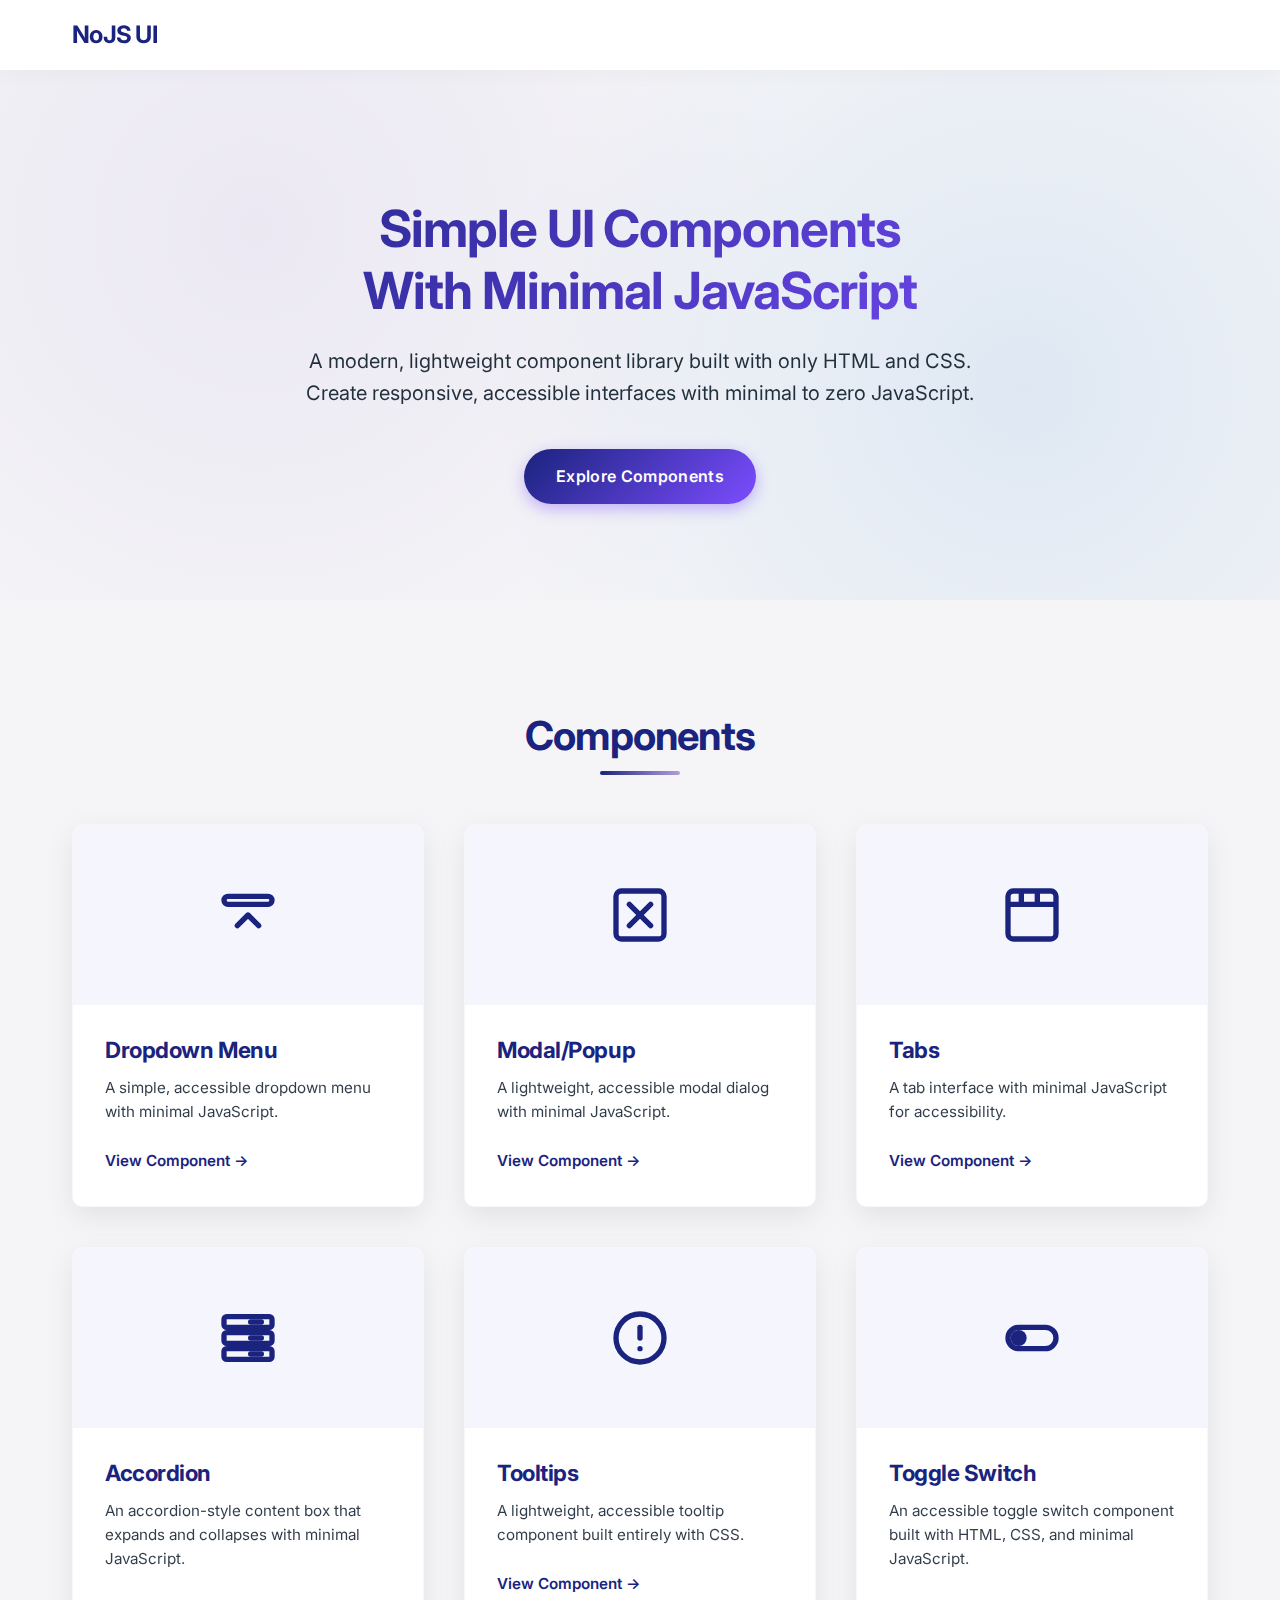
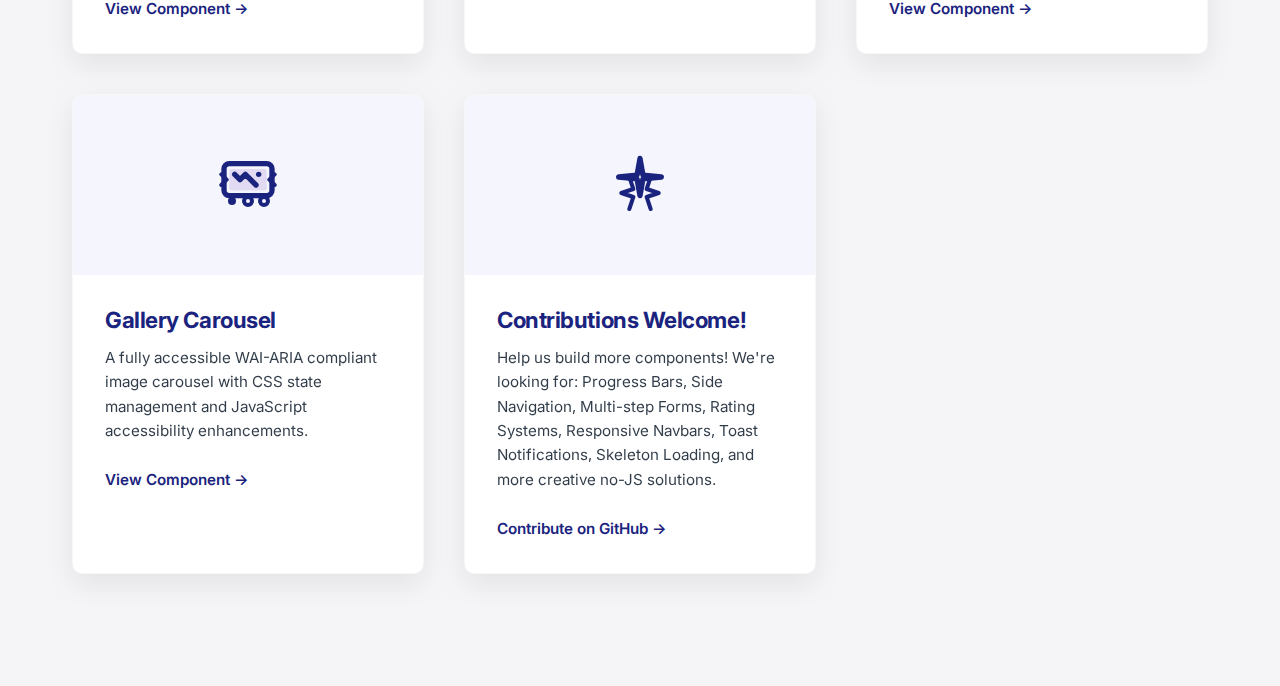
<file: index.html>
<!DOCTYPE html>
<html lang="en">
  <head>
    <meta charset="UTF-8" />
    <meta name="viewport" content="width=device-width, initial-scale=1.0" />
    <title>No-JS Components</title>
    <link rel="stylesheet" href="style.css" />
  </head>
  <body>
    <header>
      <div class="container">
        <div class="header-content">
          <a href="/" class="logo">NoJS UI</a>
          <!-- Nav links commented out until implemented -->
          <!--  <nav class="nav">
                    <a href="#components" class="nav-link">Components</a>
                    <a href="#about" class="nav-link">About</a>
                    <a href="#docs" class="nav-link">Documentation</a>
                    <a href="#github" class="nav-link">GitHub</a>
                </nav>
                -->
        </div>
      </div>
    </header>

    <section class="hero">
      <div class="container">
        <h1 class="hero-title">
          Simple UI Components <br class="hide-mobile" />With Minimal JavaScript
        </h1>
        <p class="hero-description">
          A modern, lightweight component library built with only HTML and CSS.
          Create responsive, accessible interfaces with minimal to zero
          JavaScript.
        </p>
        <a href="#components" class="button">Explore Components</a>
      </div>
    </section>

    <section id="components" class="components">
      <div class="container">
        <h2 class="section-title">Components</h2>
        <div class="components-grid">
          <!-- Dropdown Menu Component -->
          <div class="component-card">
            <div class="component-image">
              <svg
                width="64"
                height="64"
                viewBox="0 0 24 24"
                fill="none"
                xmlns="http://www.w3.org/2000/svg"
              >
                <rect
                  x="3"
                  y="5"
                  width="18"
                  height="3"
                  rx="1.5"
                  stroke="#1a237e"
                  stroke-width="2"
                />
                <path
                  d="M12 12L8 16M12 12L16 16"
                  stroke="#1a237e"
                  stroke-width="2"
                  stroke-linecap="round"
                />
              </svg>
            </div>
            <div class="component-content">
              <h3 class="component-title">Dropdown Menu</h3>
              <p class="component-description">
                A simple, accessible dropdown menu with minimal JavaScript.
              </p>
              <a
                href="components/dropdown-menu/index.html"
                class="component-link"
                >View Component →</a
              >
            </div>
          </div>

          <!-- Modal/Popup Component -->
          <div class="component-card">
            <div class="component-image">
              <svg
                width="64"
                height="64"
                viewBox="0 0 24 24"
                fill="none"
                xmlns="http://www.w3.org/2000/svg"
              >
                <rect
                  x="3"
                  y="3"
                  width="18"
                  height="18"
                  rx="2"
                  stroke="#1a237e"
                  stroke-width="2"
                />
                <path
                  d="M16 8L8 16"
                  stroke="#1a237e"
                  stroke-width="2"
                  stroke-linecap="round"
                />
                <path
                  d="M8 8L16 16"
                  stroke="#1a237e"
                  stroke-width="2"
                  stroke-linecap="round"
                />
              </svg>
            </div>
            <div class="component-content">
              <h3 class="component-title">Modal/Popup</h3>
              <p class="component-description">
                A lightweight, accessible modal dialog with minimal JavaScript.
              </p>
              <a href="components/modal/index.html" class="component-link"
                >View Component →</a
              >
            </div>
          </div>

          <!-- Tabs Component -->
          <div class="component-card">
            <div class="component-image">
              <svg
                width="64"
                height="64"
                viewBox="0 0 24 24"
                fill="none"
                xmlns="http://www.w3.org/2000/svg"
              >
                <rect
                  x="3"
                  y="3"
                  width="18"
                  height="18"
                  rx="2"
                  stroke="#1a237e"
                  stroke-width="2"
                />
                <path d="M3 8H21" stroke="#1a237e" stroke-width="2" />
                <path d="M8 3V8" stroke="#1a237e" stroke-width="2" />
                <path d="M14 3V8" stroke="#1a237e" stroke-width="2" />
              </svg>
            </div>
            <div class="component-content">
              <h3 class="component-title">Tabs</h3>
              <p class="component-description">
                A tab interface with minimal JavaScript for accessibility.
              </p>
              <a href="components/tabs/index.html" class="component-link"
                >View Component →</a
              >
            </div>
          </div>

          <!-- Accordion Component -->
          <div class="component-card">
            <div class="component-image">
              <svg
                width="64"
                height="64"
                viewBox="0 0 24 24"
                fill="none"
                xmlns="http://www.w3.org/2000/svg"
              >
                <rect
                  x="3"
                  y="4"
                  width="18"
                  height="4"
                  rx="1"
                  stroke="#1a237e"
                  stroke-width="2"
                />
                <rect
                  x="3"
                  y="10"
                  width="18"
                  height="4"
                  rx="1"
                  stroke="#1a237e"
                  stroke-width="2"
                />
                <rect
                  x="3"
                  y="16"
                  width="18"
                  height="4"
                  rx="1"
                  stroke="#1a237e"
                  stroke-width="2"
                />
                <path
                  d="M17 6L13 6"
                  stroke="#1a237e"
                  stroke-width="2"
                  stroke-linecap="round"
                />
                <path
                  d="M17 12L13 12"
                  stroke="#1a237e"
                  stroke-width="2"
                  stroke-linecap="round"
                />
                <path
                  d="M17 18L13 18"
                  stroke="#1a237e"
                  stroke-width="2"
                  stroke-linecap="round"
                />
              </svg>
            </div>
            <div class="component-content">
              <h3 class="component-title">Accordion</h3>
              <p class="component-description">
                An accordion-style content box that expands and collapses with
                minimal JavaScript.
              </p>
              <a href="components/accordion/index.html" class="component-link"
                >View Component →</a
              >
            </div>
          </div>

          <!-- Tooltip Component -->
          <div class="component-card">
            <div class="component-image">
              <svg
                width="64"
                height="64"
                viewBox="0 0 24 24"
                fill="none"
                xmlns="http://www.w3.org/2000/svg"
              >
                <circle
                  cx="12"
                  cy="12"
                  r="9"
                  stroke="#1a237e"
                  stroke-width="2"
                />
                <path
                  d="M12 8V12"
                  stroke="#1a237e"
                  stroke-width="2"
                  stroke-linecap="round"
                />
                <circle cx="12" cy="16" r="1" fill="#1a237e" />
              </svg>
            </div>
            <div class="component-content">
              <h3 class="component-title">Tooltips</h3>
              <p class="component-description">
                A lightweight, accessible tooltip component built entirely with
                CSS.
              </p>
              <a href="components/tooltip/index.html" class="component-link"
                >View Component →</a
              >
            </div>
          </div>

          <!-- Toggle Switch Component -->
          <div class="component-card">
            <div class="component-image">
              <svg
                width="64"
                height="64"
                viewBox="0 0 24 24"
                fill="none"
                xmlns="http://www.w3.org/2000/svg"
              >
                <rect
                  x="3"
                  y="8"
                  width="18"
                  height="8"
                  rx="4"
                  stroke="#1a237e"
                  stroke-width="2"
                />
                <circle cx="7" cy="12" r="3" fill="#1a237e" />
              </svg>
            </div>
            <div class="component-content">
              <h3 class="component-title">Toggle Switch</h3>
              <p class="component-description">
                An accessible toggle switch component built with HTML, CSS, and
                minimal JavaScript.
              </p>
              <a
                href="components/toggle-switch/index.html"
                class="component-link"
                >View Component →</a
              >
            </div>
          </div>

          <!-- Gallery Carousel Component -->
          <div class="component-card">
            <div class="component-image">
              <svg
                width="64"
                height="64"
                viewBox="0 0 24 24"
                fill="none"
                xmlns="http://www.w3.org/2000/svg"
              >
                <rect
                  x="3"
                  y="4"
                  width="18"
                  height="12"
                  rx="2"
                  stroke="#1a237e"
                  stroke-width="2"
                />
                <rect
                  x="5"
                  y="6"
                  width="14"
                  height="8"
                  rx="1"
                  fill="#b39ddb"
                  fill-opacity="0.3"
                />
                <path
                  d="M7 8L9 10L11 8L15 12"
                  stroke="#1a237e"
                  stroke-width="2"
                  stroke-linecap="round"
                  stroke-linejoin="round"
                />
                <circle cx="16" cy="8" r="1" fill="#1a237e" />
                <circle cx="6" cy="18" r="1.5" fill="#1a237e" />
                <circle
                  cx="12"
                  cy="18"
                  r="1.5"
                  stroke="#1a237e"
                  stroke-width="1.5"
                />
                <circle
                  cx="18"
                  cy="18"
                  r="1.5"
                  stroke="#1a237e"
                  stroke-width="1.5"
                />
                <path
                  d="M2 12L4 10M4 10L2 8"
                  stroke="#1a237e"
                  stroke-width="1.5"
                  stroke-linecap="round"
                  stroke-linejoin="round"
                />
                <path
                  d="M22 12L20 10M20 10L22 8"
                  stroke="#1a237e"
                  stroke-width="1.5"
                  stroke-linecap="round"
                  stroke-linejoin="round"
                />
              </svg>
            </div>
            <div class="component-content">
              <h3 class="component-title">Gallery Carousel</h3>
              <p class="component-description">
                A fully accessible WAI-ARIA compliant image carousel with CSS
                state management and JavaScript accessibility enhancements.
              </p>
              <a href="components/gallery/index.html" class="component-link"
                >View Component →</a
              >
            </div>
          </div>

          <!-- Contributions Welcome Card -->
          <div class="component-card contributions-welcome">
            <div class="component-image">
              <svg
                width="64"
                height="64"
                viewBox="0 0 24 24"
                fill="none"
                xmlns="http://www.w3.org/2000/svg"
              >
                <path
                  d="M12 2L13.09 8.26L20 9L13.09 9.74L12 16L10.91 9.74L4 9L10.91 8.26L12 2Z"
                  stroke="#1a237e"
                  stroke-width="2"
                  stroke-linejoin="round"
                />
                <path
                  d="M8 21L9.5 16.5L5 15L9.5 13.5L8 9"
                  stroke="#1a237e"
                  stroke-width="1.5"
                  stroke-linecap="round"
                  stroke-linejoin="round"
                />
                <path
                  d="M16 21L14.5 16.5L19 15L14.5 13.5L16 9"
                  stroke="#1a237e"
                  stroke-width="1.5"
                  stroke-linecap="round"
                  stroke-linejoin="round"
                />
              </svg>
            </div>
            <div class="component-content">
              <h3 class="component-title">Contributions Welcome!</h3>
              <p class="component-description">
                Help us build more components! We're looking for: Progress Bars,
                Side Navigation, Multi-step Forms, Rating Systems, Responsive
                Navbars, Toast Notifications, Skeleton Loading, and more
                creative no-JS solutions.
              </p>
              <a href="https://github.com/bilal-23/no-js" class="component-link"
                >Contribute on GitHub →</a
              >
            </div>
          </div>

          <!-- Commented out components until they're ready -->
          <!--
                

                <div class="component-card">
                    <div class="component-image">
                        <svg width="64" height="64" viewBox="0 0 24 24" fill="none" xmlns="http://www.w3.org/2000/svg">
                            <rect x="3" y="4" width="18" height="4" rx="1" stroke="#1a237e" stroke-width="2"/>
                            <rect x="3" y="10" width="18" height="4" rx="1" stroke="#1a237e" stroke-width="2"/>
                            <rect x="3" y="16" width="18" height="4" rx="1" stroke="#1a237e" stroke-width="2"/>
                            <path d="M17 6L13 6" stroke="#1a237e" stroke-width="2" stroke-linecap="round"/>
                            <path d="M17 12L13 12" stroke="#1a237e" stroke-width="2" stroke-linecap="round"/>
                            <path d="M17 18L13 18" stroke="#1a237e" stroke-width="2" stroke-linecap="round"/>
                        </svg>
                    </div>
                    <div class="component-content">
                        <h3 class="component-title">Accordion</h3>
                        <p class="component-description">An accordion-style content box that opens and closes on click.</p>
                        <a href="/components/accordion/index.html" class="component-link">View Component →</a>
                    </div>
                </div>

                <div class="component-card">
                    <div class="component-image">
                        <svg width="64" height="64" viewBox="0 0 24 24" fill="none" xmlns="http://www.w3.org/2000/svg">
                            <circle cx="12" cy="12" r="9" stroke="#1a237e" stroke-width="2"/>
                            <path d="M12 8V12" stroke="#1a237e" stroke-width="2" stroke-linecap="round"/>
                            <circle cx="12" cy="16" r="1" fill="#1a237e"/>
                        </svg>
                    </div>
                    <div class="component-content">
                        <h3 class="component-title">Tooltips</h3>
                        <p class="component-description">A simple tooltip that appears when hovering over an element.</p>
                        <a href="/components/tooltip/index.html" class="component-link">View Component →</a>
                    </div>
                </div>

                <div class="component-card">
                    <div class="component-image">
                        <svg width="64" height="64" viewBox="0 0 24 24" fill="none" xmlns="http://www.w3.org/2000/svg">
                            <rect x="3" y="3" width="18" height="12" rx="2" stroke="#1a237e" stroke-width="2"/>
                            <rect x="5" y="17" width="4" height="4" rx="1" stroke="#1a237e" stroke-width="2"/>
                            <rect x="11" y="17" width="4" height="4" rx="1" stroke="#1a237e" stroke-width="2"/>
                            <rect x="17" y="17" width="4" height="4" rx="1" stroke="#1a237e" stroke-width="2"/>
                            <path d="M4 13L8 8L10 10L14 6L20 13" stroke="#1a237e" stroke-width="2" stroke-linecap="round" stroke-linejoin="round"/>
                            <circle cx="18" cy="6" r="1" fill="#1a237e"/>
                        </svg>
                    </div>
                    <div class="component-content">
                        <h3 class="component-title">Image Gallery</h3>
                        <p class="component-description">An image gallery where clicking thumbnails changes the main image.</p>
                        <a href="/components/gallery/index.html" class="component-link">View Component →</a>
                    </div>
                </div>

                <div class="component-card">
                    <div class="component-image">
                        <svg width="64" height="64" viewBox="0 0 24 24" fill="none" xmlns="http://www.w3.org/2000/svg">
                            <rect x="3" y="3" width="6" height="18" rx="1" stroke="#1a237e" stroke-width="2"/>
                            <rect x="12" y="3" width="9" height="18" rx="1" stroke="#1a237e" stroke-width="2" stroke-dasharray="2 2"/>
                            <path d="M5 7H7" stroke="#1a237e" stroke-width="2" stroke-linecap="round"/>
                            <path d="M5 12H7" stroke="#1a237e" stroke-width="2" stroke-linecap="round"/>
                            <path d="M5 17H7" stroke="#1a237e" stroke-width="2" stroke-linecap="round"/>
                        </svg>
                    </div>
                    <div class="component-content">
                        <h3 class="component-title">Side Navigation</h3>
                        <p class="component-description">A side navigation menu that toggles open and closed without JS.</p>
                        <a href="/components/side-nav/index.html" class="component-link">View Component →</a>
                    </div>
                </div>

                <div class="component-card">
                    <div class="component-image">
                        <svg width="64" height="64" viewBox="0 0 24 24" fill="none" xmlns="http://www.w3.org/2000/svg">
                            <rect x="3" y="3" width="18" height="18" rx="2" stroke="#1a237e" stroke-width="2"/>
                            <circle cx="7" cy="9" r="1.5" fill="#1a237e"/>
                            <circle cx="12" cy="9" r="1.5" stroke="#1a237e"/>
                            <circle cx="17" cy="9" r="1.5" stroke="#1a237e"/>
                            <path d="M7 12L7 17" stroke="#1a237e" stroke-width="2"/>
                            <path d="M12 12L12 17" stroke="#1a237e" stroke-width="2" stroke-dasharray="2 1"/>
                            <path d="M17 12L17 17" stroke="#1a237e" stroke-width="2" stroke-dasharray="2 1"/>
                        </svg>
                    </div>
                    <div class="component-content">
                        <h3 class="component-title">Multi-step Form</h3>
                        <p class="component-description">A form that progresses through multiple steps without JS.</p>
                        <a href="/components/multi-step-form/index.html" class="component-link">View Component →</a>
                    </div>
                </div>

                <div class="component-card">
                    <div class="component-image">
                        <svg width="64" height="64" viewBox="0 0 24 24" fill="none" xmlns="http://www.w3.org/2000/svg">
                            <rect x="3" y="4" width="18" height="4" rx="1" stroke="#1a237e" stroke-width="2"/>
                            <path d="M17 6H13" stroke="#1a237e" stroke-width="2" stroke-linecap="round"/>
                            <path d="M17 12H7" stroke="#1a237e" stroke-width="2" stroke-linecap="round"/>
                            <path d="M17 18H7" stroke="#1a237e" stroke-width="2" stroke-linecap="round"/>
                            <path d="M7 6H6" stroke="#1a237e" stroke-width="2" stroke-linecap="round"/>
                        </svg>
                    </div>
                    <div class="component-content">
                        <h3 class="component-title">Responsive Navbar</h3>
                        <p class="component-description">A responsive navbar with a hamburger menu on small screens.</p>
                        <a href="/components/navbar/index.html" class="component-link">View Component →</a>
                    </div>
                </div>

                <div class="component-card">
                    <div class="component-image">
                        <svg width="64" height="64" viewBox="0 0 24 24" fill="none" xmlns="http://www.w3.org/2000/svg">
                            <path d="M12 3L14.6569 8.60778L21 9.41844L16.5 13.6561L17.5267 20L12 17L6.47329 20L7.5 13.6561L3 9.41844L9.34315 8.60778L12 3Z" stroke="#1a237e" stroke-width="2" stroke-linejoin="round"/>
                        </svg>
                    </div>
                    <div class="component-content">
                        <h3 class="component-title">Rating Star System</h3>
                        <p class="component-description">A clickable star rating system using pure CSS.</p>
                        <a href="/components/rating/index.html" class="component-link">View Component →</a>
                    </div>
                </div>

                <div class="component-card">
                    <div class="component-image">
                        <svg width="64" height="64" viewBox="0 0 24 24" fill="none" xmlns="http://www.w3.org/2000/svg">
                            <rect x="4" y="4" width="6" height="6" rx="1" stroke="#1a237e" stroke-width="2"/>
                            <rect x="14" y="4" width="6" height="6" rx="1" stroke="#1a237e" stroke-width="2" stroke-dasharray="1 1"/>
                            <rect x="4" y="14" width="6" height="6" rx="1" stroke="#1a237e" stroke-width="2" stroke-dasharray="1 1"/>
                            <rect x="14" y="14" width="6" height="6" rx="1" stroke="#1a237e" stroke-width="2"/>
                            <path d="M7 17L17 7" stroke="#1a237e" stroke-width="2" stroke-linecap="round" stroke-dasharray="1 1"/>
                        </svg>
                    </div>
                    <div class="component-content">
                        <h3 class="component-title">Drag and Drop</h3>
                        <p class="component-description">A partially functional drag-and-drop zone without JavaScript.</p>
                        <a href="/components/drag-drop/index.html" class="component-link">View Component →</a>
                    </div>
                </div>

                <div class="component-card">
                    <div class="component-image">
                        <svg width="64" height="64" viewBox="0 0 24 24" fill="none" xmlns="http://www.w3.org/2000/svg">
                            <rect x="3" y="8" width="18" height="8" rx="2" stroke="#1a237e" stroke-width="2"/>
                            <path d="M7 12H17" stroke="#1a237e" stroke-width="2" stroke-linecap="round"/>
                        </svg>
                    </div>
                    <div class="component-content">
                        <h3 class="component-title">Toast Notification</h3>
                        <p class="component-description">A notification that appears temporarily, like a toast, without JS.</p>
                        <a href="/components/toast/index.html" class="component-link">View Component →</a>
                    </div>
                </div>

                <div class="component-card">
                    <div class="component-image">
                        <svg width="64" height="64" viewBox="0 0 24 24" fill="none" xmlns="http://www.w3.org/2000/svg">
                            <rect x="3" y="10" width="18" height="4" rx="2" stroke="#1a237e" stroke-width="2"/>
                            <rect x="3" y="10" width="12" height="4" rx="2" fill="#b39ddb" fill-opacity="0.5"/>
                        </svg>
                    </div>
                    <div class="component-content">
                        <h3 class="component-title">Progress Bar</h3>
                        <p class="component-description">A simple progress bar with animation that indicates progress.</p>
                        <a href="/components/progress-bar/index.html" class="component-link">View Component →</a>
                    </div>
                </div>

                <div class="component-card">
                    <div class="component-image">
                        <svg width="64" height="64" viewBox="0 0 24 24" fill="none" xmlns="http://www.w3.org/2000/svg">
                            <rect x="3" y="4" width="18" height="4" rx="1" stroke="#1a237e" stroke-width="2" stroke-dasharray="2 1"/>
                            <rect x="3" y="10" width="12" height="2" rx="1" stroke="#1a237e" stroke-width="2" stroke-dasharray="2 1"/>
                            <rect x="3" y="14" width="18" height="2" rx="1" stroke="#1a237e" stroke-width="2" stroke-dasharray="2 1"/>
                            <rect x="3" y="18" width="14" height="2" rx="1" stroke="#1a237e" stroke-width="2" stroke-dasharray="2 1"/>
                        </svg>
                    </div>
                    <div class="component-content">
                        <h3 class="component-title">Skeleton Loading</h3>
                        <p class="component-description">A skeleton loader animation that simulates loading content.</p>
                        <a href="/components/skeleton-loading/index.html" class="component-link">View Component →</a>
                    </div>
                </div>
                -->
        </div>
      </div>
    </section>
  </body>
</html>
</file>
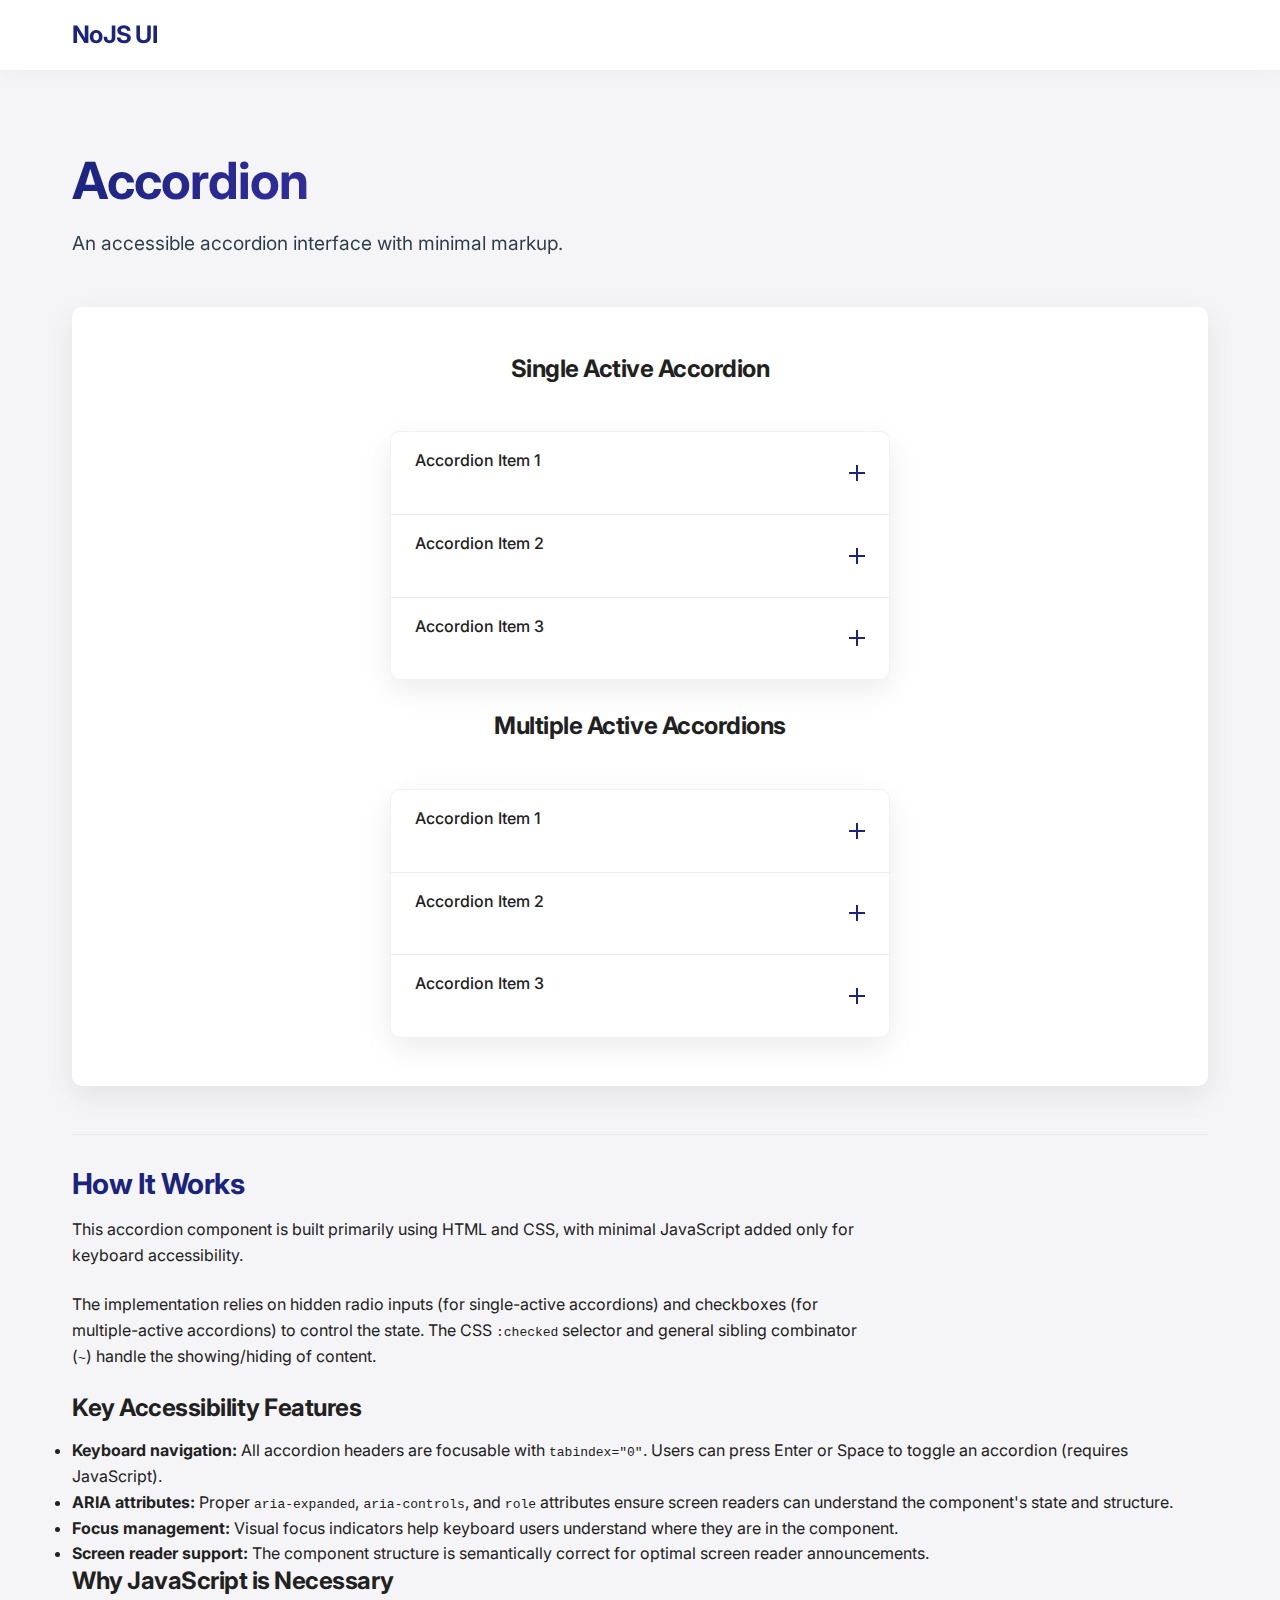
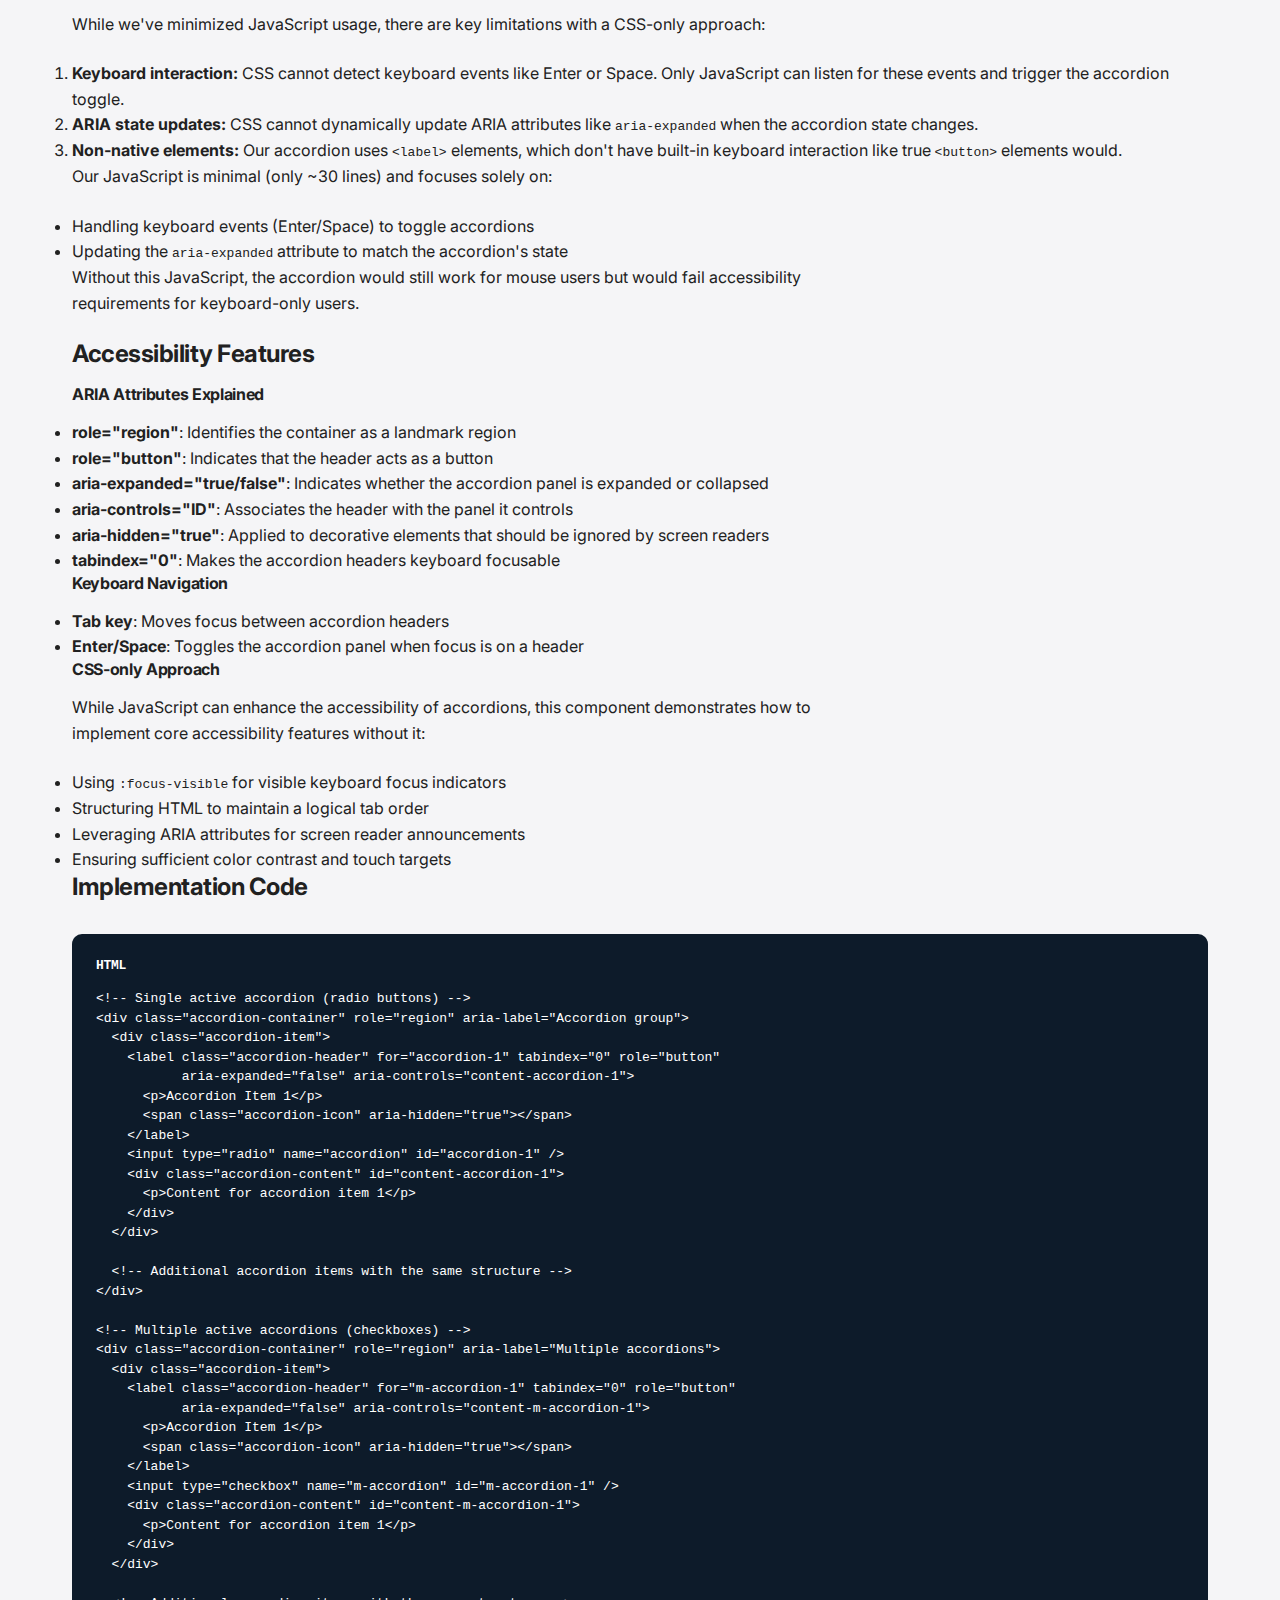
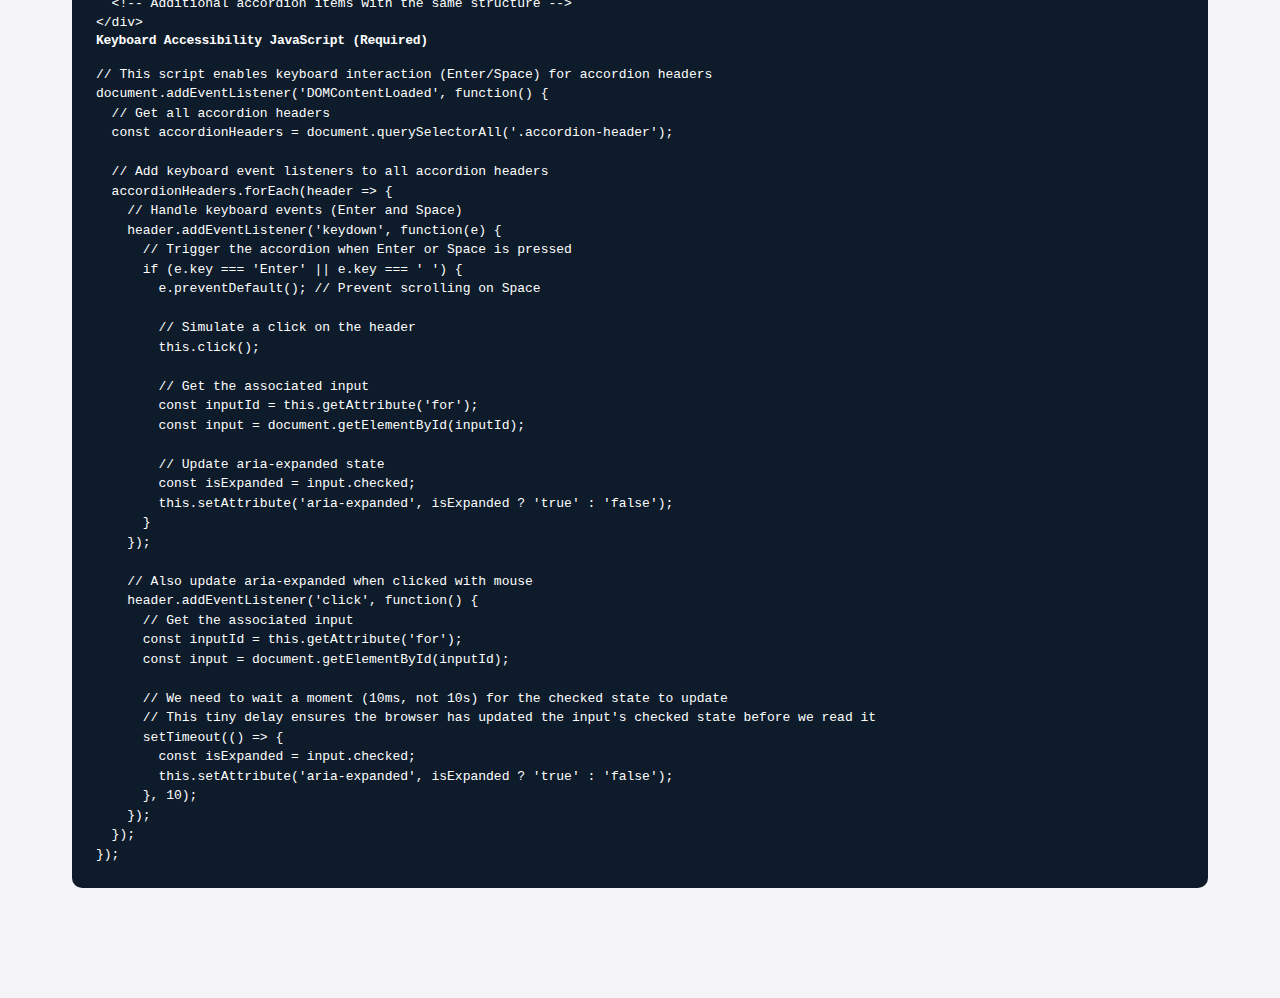
<file: components/accordion/index.html>
<!DOCTYPE html>
<html lang="en">
  <head>
    <meta charset="UTF-8" />
    <meta
      name="viewport"
      content="width=device-width, initial-scale=1.0, maximum-scale=1.0, user-scalable=no"
    />
    <title>Accordion | NoJS UI Components</title>
    <link rel="stylesheet" href="../../style.css" />
    <link rel="stylesheet" href="styles.css" />
  </head>
  <body>
    <header>
      <div class="container">
        <div class="header-content">
          <a href="/" class="logo">NoJS UI</a>
        </div>
      </div>
    </header>

    <main class="component-demo">
      <div class="container">
        <h1>Accordion</h1>
        <p class="component-description">
          An accessible accordion interface with minimal markup.
        </p>

        <div class="demo-container">
          <h3>Single Active Accordion</h3>
          <div
            class="accordion-container"
            role="region"
            aria-label="Single active accordion example"
          >
            <div class="accordion-item">
              <label
                class="accordion-header"
                for="accordion-1"
                tabindex="0"
                role="button"
                aria-expanded="false"
                aria-controls="content-accordion-1"
              >
                <p>Accordion Item 1</p>
                <span class="accordion-icon" aria-hidden="true"></span>
              </label>
              <input type="radio" name="accordion" id="accordion-1" />
              <div class="accordion-content" id="content-accordion-1">
                <p>
                  Lorem ipsum dolor sit amet consectetur adipisicing elit.
                  Accusamus, reprehenderit? This content can be accessed with a
                  screen reader and keyboard navigation.
                </p>
              </div>
            </div>
            <div class="accordion-item">
              <label
                class="accordion-header"
                for="accordion-2"
                tabindex="0"
                role="button"
                aria-expanded="false"
                aria-controls="content-accordion-2"
              >
                <p>Accordion Item 2</p>
                <span class="accordion-icon" aria-hidden="true"></span>
              </label>
              <input type="radio" name="accordion" id="accordion-2" />
              <div class="accordion-content" id="content-accordion-2">
                <p>
                  Lorem ipsum dolor sit amet consectetur adipisicing elit.
                  Accusamus, reprehenderit? This panel shows how aria-expanded
                  changes with the accordion state.
                </p>
              </div>
            </div>
            <div class="accordion-item">
              <label
                class="accordion-header"
                for="accordion-3"
                tabindex="0"
                role="button"
                aria-expanded="false"
                aria-controls="content-accordion-3"
              >
                <p>Accordion Item 3</p>
                <span class="accordion-icon" aria-hidden="true"></span>
              </label>
              <input type="radio" name="accordion" id="accordion-3" />
              <div class="accordion-content" id="content-accordion-3">
                <p>
                  Lorem ipsum dolor sit amet consectetur adipisicing elit.
                  Accusamus, reprehenderit? You can press Enter or Space on the
                  header to toggle this panel.
                </p>
              </div>
            </div>
          </div>
          <h3>Multiple Active Accordions</h3>
          <div
            class="accordion-container"
            role="region"
            aria-label="Multiple active accordions example"
          >
            <div class="accordion-item">
              <label
                class="accordion-header"
                for="m-accordion-1"
                tabindex="0"
                role="button"
                aria-expanded="false"
                aria-controls="content-m-accordion-1"
              >
                <p>Accordion Item 1</p>
                <span class="accordion-icon" aria-hidden="true"></span>
              </label>
              <input type="checkbox" name="m-accordion" id="m-accordion-1" />
              <div class="accordion-content" id="content-m-accordion-1">
                <p>
                  Lorem ipsum dolor sit amet consectetur adipisicing elit.
                  Accusamus, reprehenderit? Multiple accordions can be open
                  simultaneously in this group.
                </p>
              </div>
            </div>
            <div class="accordion-item">
              <label
                class="accordion-header"
                for="m-accordion-2"
                tabindex="0"
                role="button"
                aria-expanded="false"
                aria-controls="content-m-accordion-2"
              >
                <p>Accordion Item 2</p>
                <span class="accordion-icon" aria-hidden="true"></span>
              </label>
              <input type="checkbox" name="m-accordion" id="m-accordion-2" />
              <div class="accordion-content" id="content-m-accordion-2">
                <p>
                  Lorem ipsum dolor sit amet consectetur adipisicing elit.
                  Accusamus, reprehenderit? This example uses checkboxes instead
                  of radio buttons.
                </p>
              </div>
            </div>
            <div class="accordion-item">
              <label
                class="accordion-header"
                for="m-accordion-3"
                tabindex="0"
                role="button"
                aria-expanded="false"
                aria-controls="content-m-accordion-3"
              >
                <p>Accordion Item 3</p>
                <span class="accordion-icon" aria-hidden="true"></span>
              </label>
              <input type="checkbox" name="m-accordion" id="m-accordion-3" />
              <div class="accordion-content" id="content-m-accordion-3">
                <p>
                  Lorem ipsum dolor sit amet consectetur adipisicing elit.
                  Accusamus, reprehenderit? Screen readers will announce the
                  expanded state of each accordion header.
                </p>
              </div>
            </div>
          </div>
        </div>

        <div class="component-info">
          <h2>How It Works</h2>
          <div class="how-it-works">
            <p>
              This accordion component is built primarily using HTML and CSS,
              with minimal JavaScript added only for keyboard accessibility.
            </p>
            <p>
              The implementation relies on hidden radio inputs (for
              single-active accordions) and checkboxes (for multiple-active
              accordions) to control the state. The CSS
              <code>:checked</code> selector and general sibling combinator
              (<code>~</code>) handle the showing/hiding of content.
            </p>
            <h3>Key Accessibility Features</h3>
            <ul>
              <li>
                <strong>Keyboard navigation:</strong> All accordion headers are
                focusable with <code>tabindex="0"</code>. Users can press Enter
                or Space to toggle an accordion (requires JavaScript).
              </li>
              <li>
                <strong>ARIA attributes:</strong> Proper
                <code>aria-expanded</code>, <code>aria-controls</code>, and
                <code>role</code> attributes ensure screen readers can
                understand the component's state and structure.
              </li>
              <li>
                <strong>Focus management:</strong> Visual focus indicators help
                keyboard users understand where they are in the component.
              </li>
              <li>
                <strong>Screen reader support:</strong> The component structure
                is semantically correct for optimal screen reader announcements.
              </li>
            </ul>

            <h3>Why JavaScript is Necessary</h3>
            <p>
              While we've minimized JavaScript usage, there are key limitations
              with a CSS-only approach:
            </p>
            <ol>
              <li>
                <strong>Keyboard interaction:</strong> CSS cannot detect
                keyboard events like Enter or Space. Only JavaScript can listen
                for these events and trigger the accordion toggle.
              </li>
              <li>
                <strong>ARIA state updates:</strong> CSS cannot dynamically
                update ARIA attributes like <code>aria-expanded</code> when the
                accordion state changes.
              </li>
              <li>
                <strong>Non-native elements:</strong> Our accordion uses
                <code>&lt;label&gt;</code> elements, which don't have built-in
                keyboard interaction like true
                <code>&lt;button&gt;</code> elements would.
              </li>
            </ol>
            <p>
              Our JavaScript is minimal (only ~30 lines) and focuses solely on:
            </p>
            <ul>
              <li>
                Handling keyboard events (Enter/Space) to toggle accordions
              </li>
              <li>
                Updating the <code>aria-expanded</code> attribute to match the
                accordion's state
              </li>
            </ul>
            <p>
              Without this JavaScript, the accordion would still work for mouse
              users but would fail accessibility requirements for keyboard-only
              users.
            </p>
          </div>

          <h3>Accessibility Features</h3>
          <div class="accessibility-info">
            <h4>ARIA Attributes Explained</h4>
            <ul>
              <li>
                <strong>role="region"</strong>: Identifies the container as a
                landmark region
              </li>
              <li>
                <strong>role="button"</strong>: Indicates that the header acts
                as a button
              </li>
              <li>
                <strong>aria-expanded="true/false"</strong>: Indicates whether
                the accordion panel is expanded or collapsed
              </li>
              <li>
                <strong>aria-controls="ID"</strong>: Associates the header with
                the panel it controls
              </li>
              <li>
                <strong>aria-hidden="true"</strong>: Applied to decorative
                elements that should be ignored by screen readers
              </li>
              <li>
                <strong>tabindex="0"</strong>: Makes the accordion headers
                keyboard focusable
              </li>
            </ul>

            <h4>Keyboard Navigation</h4>
            <ul>
              <li>
                <strong>Tab key</strong>: Moves focus between accordion headers
              </li>
              <li>
                <strong>Enter/Space</strong>: Toggles the accordion panel when
                focus is on a header
              </li>
            </ul>

            <h4>CSS-only Approach</h4>
            <p>
              While JavaScript can enhance the accessibility of accordions, this
              component demonstrates how to implement core accessibility
              features without it:
            </p>
            <ul>
              <li>
                Using <code>:focus-visible</code> for visible keyboard focus
                indicators
              </li>
              <li>Structuring HTML to maintain a logical tab order</li>
              <li>
                Leveraging ARIA attributes for screen reader announcements
              </li>
              <li>Ensuring sufficient color contrast and touch targets</li>
            </ul>
          </div>

          <h3>Implementation Code</h3>
          <div class="code-example">
            <h4>HTML</h4>
            <pre><code class="language-html">&lt;!-- Single active accordion (radio buttons) --&gt;
&lt;div class="accordion-container" role="region" aria-label="Accordion group"&gt;
  &lt;div class="accordion-item"&gt;
    &lt;label class="accordion-header" for="accordion-1" tabindex="0" role="button" 
           aria-expanded="false" aria-controls="content-accordion-1"&gt;
      &lt;p&gt;Accordion Item 1&lt;/p&gt;
      &lt;span class="accordion-icon" aria-hidden="true"&gt;&lt;/span&gt;
    &lt;/label&gt;
    &lt;input type="radio" name="accordion" id="accordion-1" /&gt;
    &lt;div class="accordion-content" id="content-accordion-1"&gt;
      &lt;p&gt;Content for accordion item 1&lt;/p&gt;
    &lt;/div&gt;
  &lt;/div&gt;
  
  &lt;!-- Additional accordion items with the same structure --&gt;
&lt;/div&gt;

&lt;!-- Multiple active accordions (checkboxes) --&gt;
&lt;div class="accordion-container" role="region" aria-label="Multiple accordions"&gt;
  &lt;div class="accordion-item"&gt;
    &lt;label class="accordion-header" for="m-accordion-1" tabindex="0" role="button" 
           aria-expanded="false" aria-controls="content-m-accordion-1"&gt;
      &lt;p&gt;Accordion Item 1&lt;/p&gt;
      &lt;span class="accordion-icon" aria-hidden="true"&gt;&lt;/span&gt;
    &lt;/label&gt;
    &lt;input type="checkbox" name="m-accordion" id="m-accordion-1" /&gt;
    &lt;div class="accordion-content" id="content-m-accordion-1"&gt;
      &lt;p&gt;Content for accordion item 1&lt;/p&gt;
    &lt;/div&gt;
  &lt;/div&gt;
  
  &lt;!-- Additional accordion items with the same structure --&gt;
&lt;/div&gt;</code></pre>

            <h4>Keyboard Accessibility JavaScript (Required)</h4>
            <pre><code class="language-javascript">// This script enables keyboard interaction (Enter/Space) for accordion headers
document.addEventListener('DOMContentLoaded', function() {
  // Get all accordion headers
  const accordionHeaders = document.querySelectorAll('.accordion-header');
  
  // Add keyboard event listeners to all accordion headers
  accordionHeaders.forEach(header => {
    // Handle keyboard events (Enter and Space)
    header.addEventListener('keydown', function(e) {
      // Trigger the accordion when Enter or Space is pressed
      if (e.key === 'Enter' || e.key === ' ') {
        e.preventDefault(); // Prevent scrolling on Space
        
        // Simulate a click on the header
        this.click();
        
        // Get the associated input
        const inputId = this.getAttribute('for');
        const input = document.getElementById(inputId);
        
        // Update aria-expanded state
        const isExpanded = input.checked;
        this.setAttribute('aria-expanded', isExpanded ? 'true' : 'false');
      }
    });
    
    // Also update aria-expanded when clicked with mouse
    header.addEventListener('click', function() {
      // Get the associated input
      const inputId = this.getAttribute('for');
      const input = document.getElementById(inputId);
      
      // We need to wait a moment (10ms, not 10s) for the checked state to update
      // This tiny delay ensures the browser has updated the input's checked state before we read it
      setTimeout(() => {
        const isExpanded = input.checked;
        this.setAttribute('aria-expanded', isExpanded ? 'true' : 'false');
      }, 10);
    });
  });
});</code></pre>
          </div>
        </div>
      </div>
    </main>

    <!-- Minimal JavaScript for keyboard accessibility -->
    <script>
      // This script enables keyboard interaction (Enter/Space) for accordion headers
      document.addEventListener("DOMContentLoaded", function () {
        // Get all accordion headers
        const accordionHeaders = document.querySelectorAll(".accordion-header");

        // Add keyboard event listeners to all accordion headers
        accordionHeaders.forEach((header) => {
          // Handle keyboard events (Enter and Space)
          header.addEventListener("keydown", function (e) {
            // Trigger the accordion when Enter or Space is pressed
            if (e.key === "Enter" || e.key === " ") {
              e.preventDefault(); // Prevent scrolling on Space

              // Simulate a click on the header
              this.click();

              // Get the associated input
              const inputId = this.getAttribute("for");
              const input = document.getElementById(inputId);

              // Update aria-expanded state
              const isExpanded = input.checked;
              this.setAttribute("aria-expanded", isExpanded ? "true" : "false");
            }
          });

          // Also update aria-expanded when clicked with mouse
          header.addEventListener("click", function () {
            // Get the associated input
            const inputId = this.getAttribute("for");
            const input = document.getElementById(inputId);

            // We need to wait a moment (10ms) for the checked state to update
            // This tiny delay ensures the browser has updated the input's checked state before we read it
            setTimeout(() => {
              const isExpanded = input.checked;
              this.setAttribute("aria-expanded", isExpanded ? "true" : "false");
            }, 10);
          });
        });
      });
    </script>
  </body>
</html>
</file>
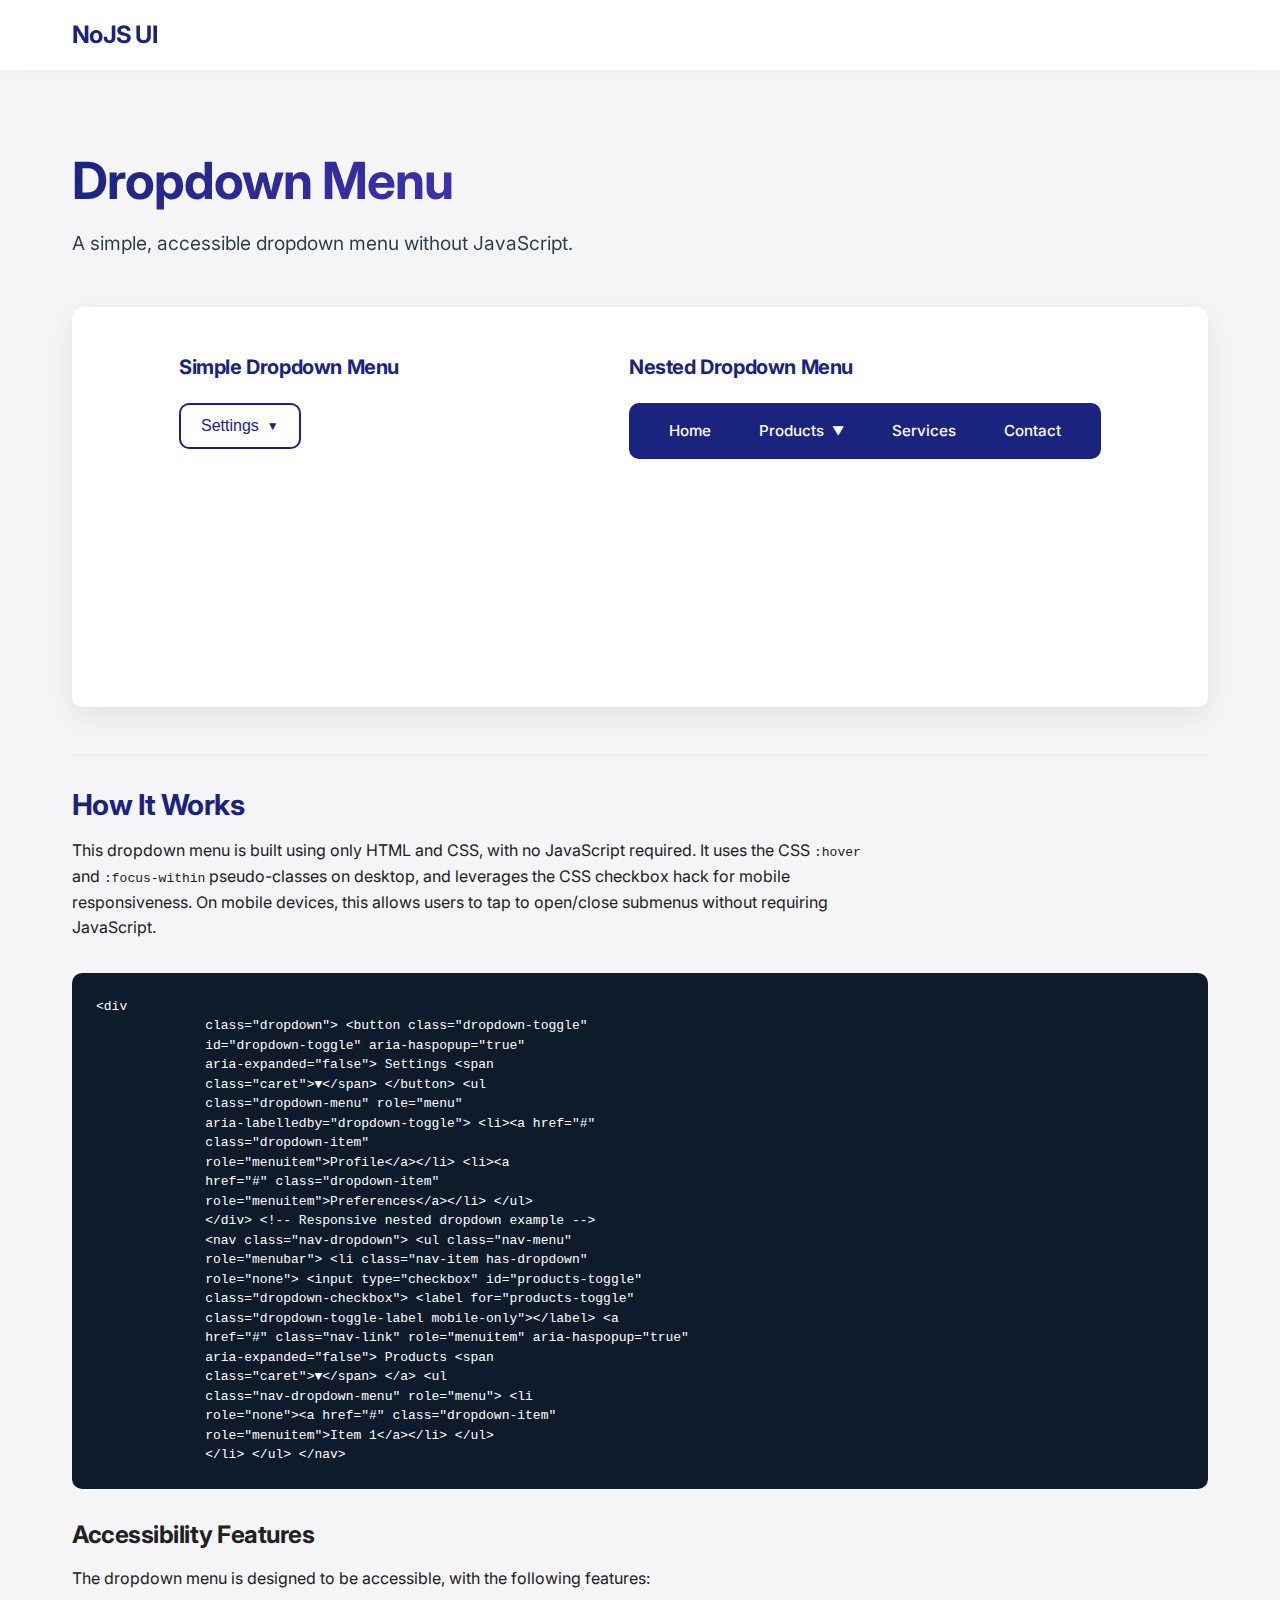
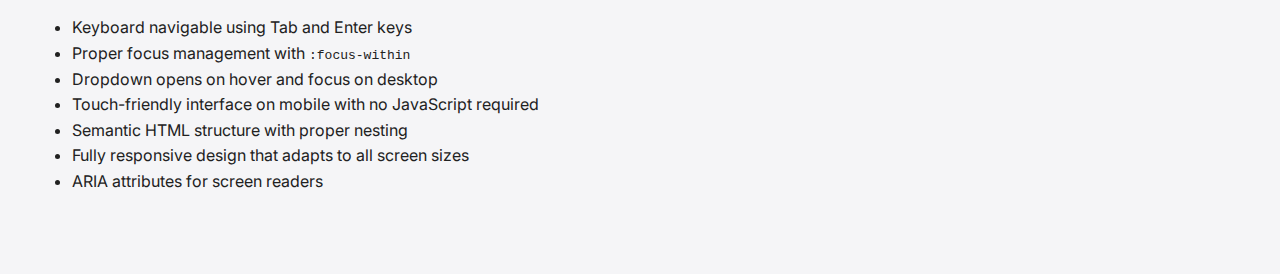
<file: components/dropdown-menu/index.html>
<!DOCTYPE html>
<html lang="en">

<head>
  <meta charset="UTF-8" />
  <meta name="viewport" content="width=device-width, initial-scale=1.0" />
  <title>Dropdown Menu | NoJS UI Components</title>
  <link rel="stylesheet" href="../../style.css" />
  <link rel="stylesheet" href="styles.css" />
</head>

<body>
  <header>
    <div class="container">
      <div class="header-content">
        <a href="../../index.html" class="logo">NoJS UI</a>
        <!-- Nav commented out until implemented -->
        <!--
                <nav class="nav">
                    <a href="../../index.html#components" class="nav-link">Components</a>
                    <a href="../../index.html#about" class="nav-link">About</a>
                    <a href="../../index.html#docs" class="nav-link">Documentation</a>
                    <a href="#" class="nav-link">GitHub</a>
                </nav>
                -->
      </div>
    </div>
  </header>

  <main class="component-demo">
    <div class="container">
      <h1>Dropdown Menu</h1>
      <p class="component-description">
        A simple, accessible dropdown menu without JavaScript.
      </p>

      <div class="demo-container">
        <div class="demo-example">
          <h3>Simple Dropdown Menu</h3>
          <div class="dropdown">
            <button class="dropdown-toggle" id="dropdown-toggle-1" aria-haspopup="true" aria-expanded="false">
              Settings
              <span class="caret">▼</span>
            </button>
            <ul class="dropdown-menu" role="menu" aria-labelledby="dropdown-toggle-1">
              <li>
                <a href="#" class="dropdown-item" role="menuitem">Profile</a>
              </li>
              <li>
                <a href="#" class="dropdown-item" role="menuitem">Preferences</a>
              </li>
              <li>
                <a href="#" class="dropdown-item" role="menuitem">Notifications</a>
              </li>
              <li class="divider" role="separator"></li>
              <li>
                <a href="#" class="dropdown-item" role="menuitem">Logout</a>
              </li>
            </ul>
          </div>
        </div>
        <div class="demo-example">
          <h3>Nested Dropdown Menu</h3>
          <nav class="nav-dropdown nested-dropdown">
            <ul class="nav-menu" role="menubar">
              <li class="nav-item" role="none">
                <a href="#" class="nav-link" role="menuitem">Home</a>
              </li>
              <li class="nav-item has-dropdown" role="none">
                <a class="nav-link" id="products-menu" role="menuitem" aria-haspopup="true"
                  aria-expanded="false">Products <span class="caret">▼</span></a>
                <ul class="nav-dropdown-menu" role="menu" aria-labelledby="products-menu">
                  <li role="none">
                    <a href="#" class="dropdown-item" role="menuitem">Electronics</a>
                  </li>
                  <li role="none">
                    <a href="#" class="dropdown-item" role="menuitem">Clothing</a>
                  </li>
                  <li class="has-dropdown" role="none">
                    <a class="dropdown-item" id="home-garden-menu" role="menuitem" aria-haspopup="true"
                      aria-expanded="false">Home & Garden <span class="caret-right">▶</span></a>
                    <ul class="nav-dropdown-submenu" role="menu" aria-labelledby="home-garden-menu">
                      <li role="none">
                        <a href="#" class="dropdown-item" role="menuitem">Furniture</a>
                      </li>
                      <li role="none">
                        <a href="#" class="dropdown-item" role="menuitem">Decor</a>
                      </li>
                      <li role="none">
                        <a href="#" class="dropdown-item" role="menuitem">Kitchen</a>
                      </li>
                    </ul>
                  </li>
                  <li role="none">
                    <a href="#" class="dropdown-item" role="menuitem">Books</a>
                  </li>
                </ul>
              </li>
              <li class="nav-item" role="none">
                <a href="#" class="nav-link" role="menuitem">Services</a>
              </li>
              <li class="nav-item" role="none">
                <a href="#" class="nav-link" role="menuitem">Contact</a>
              </li>
            </ul>
          </nav>
        </div>
      </div>

      <div class="component-info">
        <h2>How It Works</h2>
        <p>
          This dropdown menu is built using only HTML and CSS, with no
          JavaScript required. It uses the CSS <code>:hover</code> and
          <code>:focus-within</code> pseudo-classes on desktop, and leverages
          the CSS checkbox hack for mobile responsiveness. On mobile devices,
          this allows users to tap to open/close submenus without requiring
          JavaScript.
        </p>

        <div class="code-example">
          <code>&lt;div
              class="dropdown"&gt; &lt;button class="dropdown-toggle"
              id="dropdown-toggle" aria-haspopup="true"
              aria-expanded="false"&gt; Settings &lt;span
              class="caret"&gt;▼&lt;/span&gt; &lt;/button&gt; &lt;ul
              class="dropdown-menu" role="menu"
              aria-labelledby="dropdown-toggle"&gt; &lt;li&gt;&lt;a href="#"
              class="dropdown-item"
              role="menuitem"&gt;Profile&lt;/a&gt;&lt;/li&gt; &lt;li&gt;&lt;a
              href="#" class="dropdown-item"
              role="menuitem"&gt;Preferences&lt;/a&gt;&lt;/li&gt; &lt;/ul&gt;
              &lt;/div&gt; &lt;!-- Responsive nested dropdown example --&gt;
              &lt;nav class="nav-dropdown"&gt; &lt;ul class="nav-menu"
              role="menubar"&gt; &lt;li class="nav-item has-dropdown"
              role="none"&gt; &lt;input type="checkbox" id="products-toggle"
              class="dropdown-checkbox"&gt; &lt;label for="products-toggle"
              class="dropdown-toggle-label mobile-only"&gt;&lt;/label&gt; &lt;a
              href="#" class="nav-link" role="menuitem" aria-haspopup="true"
              aria-expanded="false"&gt; Products &lt;span
              class="caret"&gt;▼&lt;/span&gt; &lt;/a&gt; &lt;ul
              class="nav-dropdown-menu" role="menu"&gt; &lt;li
              role="none"&gt;&lt;a href="#" class="dropdown-item"
              role="menuitem"&gt;Item 1&lt;/a&gt;&lt;/li&gt; &lt;/ul&gt;
              &lt;/li&gt; &lt;/ul&gt; &lt;/nav&gt;</code>
        </div>

        <h3>Accessibility Features</h3>
        <p>
          The dropdown menu is designed to be accessible, with the following
          features:
        </p>
        <ul>
          <li>Keyboard navigable using Tab and Enter keys</li>
          <li>Proper focus management with <code>:focus-within</code></li>
          <li>Dropdown opens on hover and focus on desktop</li>
          <li>
            Touch-friendly interface on mobile with no JavaScript required
          </li>
          <li>Semantic HTML structure with proper nesting</li>
          <li>Fully responsive design that adapts to all screen sizes</li>
          <li>ARIA attributes for screen readers</li>
        </ul>
      </div>
    </div>
  </main>
</body>

</html>
</file>
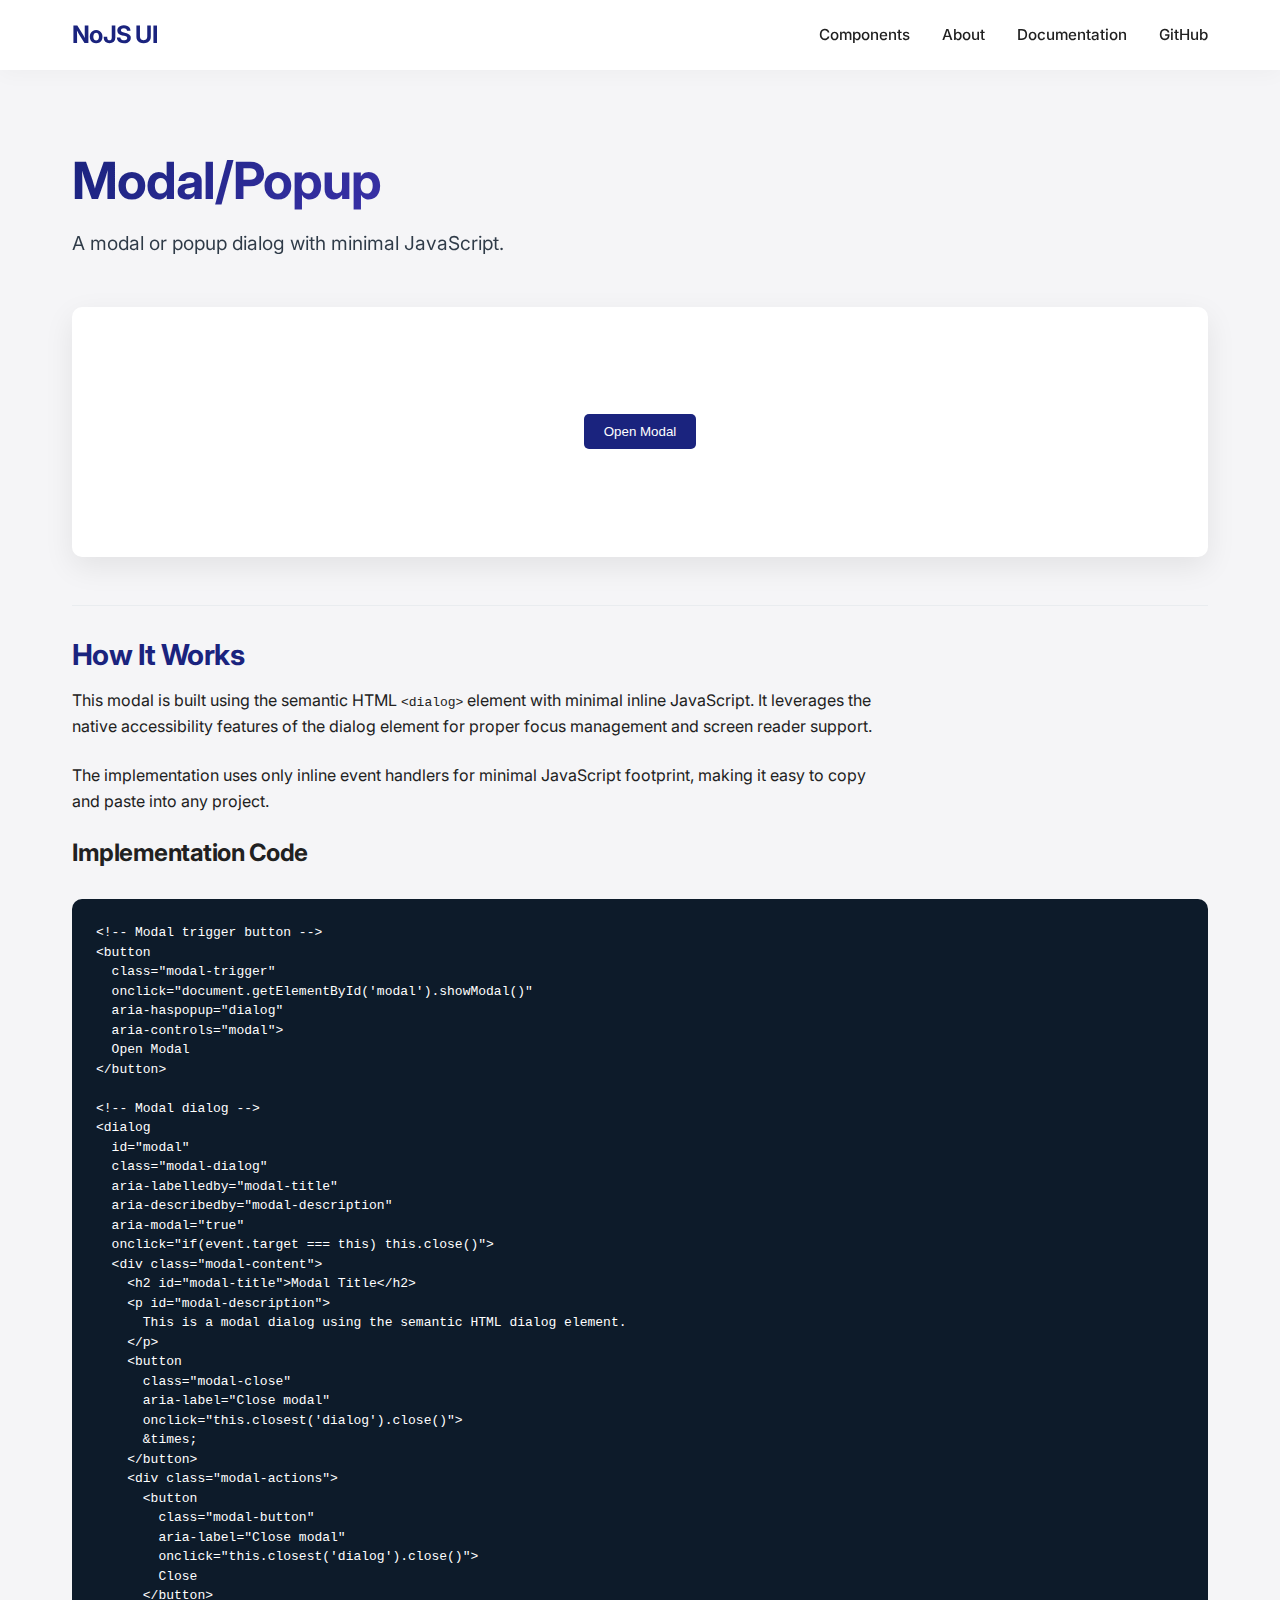
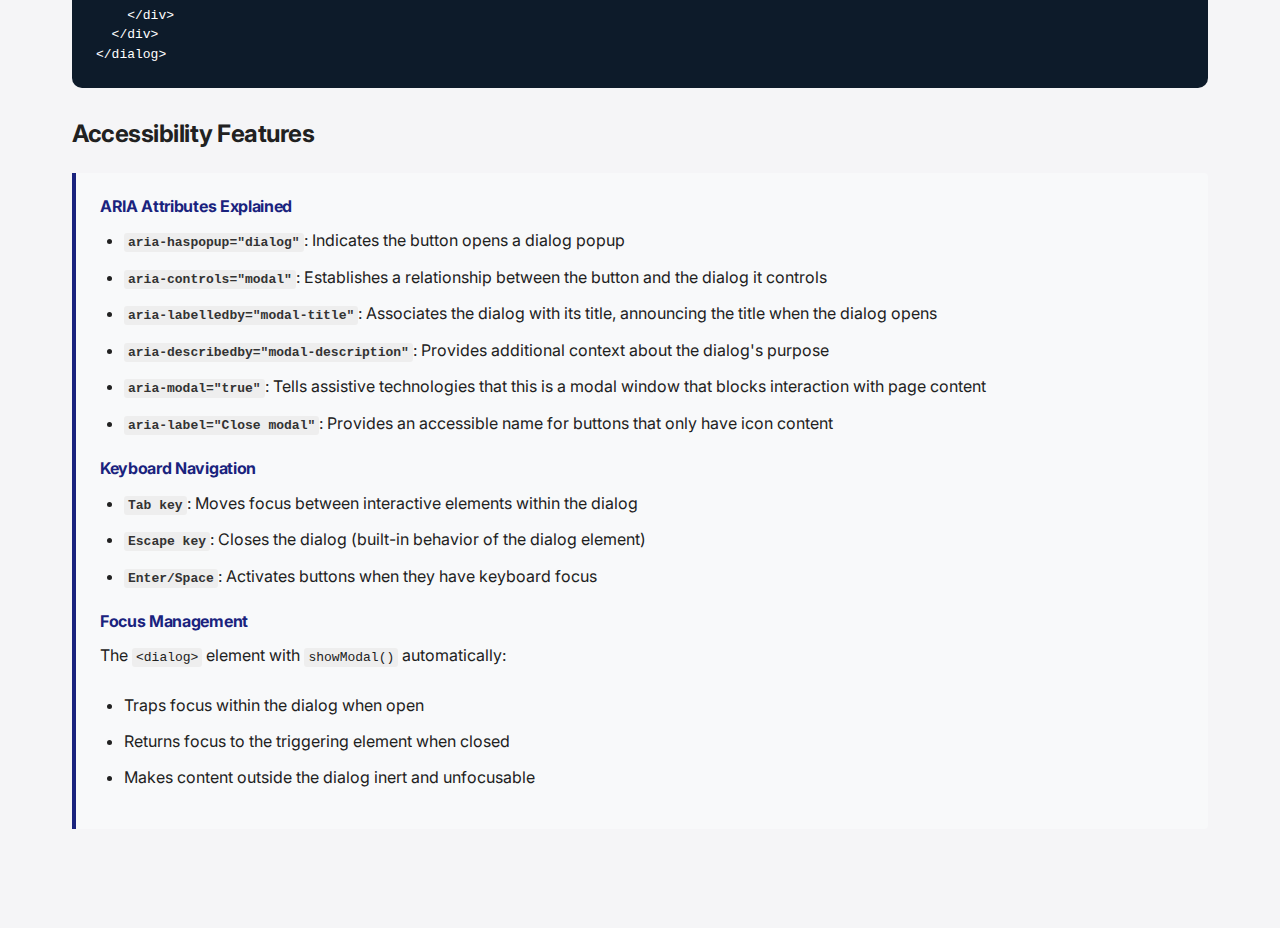
<file: components/modal/index.html>
<!DOCTYPE html>
<html lang="en">
  <head>
    <meta charset="UTF-8" />
    <meta name="viewport" content="width=device-width, initial-scale=1.0" />
    <title>Modal/Popup | NoJS UI Components</title>
    <link rel="stylesheet" href="../../style.css" />
    <link rel="stylesheet" href="styles.css" />
  </head>
  <body>
    <header>
      <div class="container">
        <div class="header-content">
          <a href="/" class="logo">NoJS UI</a>
          <nav class="nav">
            <a href="../../index.html#components" class="nav-link"
              >Components</a
            >
            <a href="../../index.html#about" class="nav-link">About</a>
            <a href="../../index.html#docs" class="nav-link">Documentation</a>
            <a href="#" class="nav-link">GitHub</a>
          </nav>
        </div>
      </div>
    </header>

    <main class="component-demo">
      <div class="container">
        <h1>Modal/Popup</h1>
        <p class="component-description">
          A modal or popup dialog with minimal JavaScript.
        </p>

        <div class="demo-container">
          <!-- Semantic modal using the dialog element with inline JS -->
          <button
            class="modal-trigger"
            onclick="document.getElementById('modal').showModal()"
            aria-haspopup="dialog"
            aria-controls="modal"
          >
            Open Modal
          </button>

          <dialog
            id="modal"
            class="modal-dialog"
            aria-labelledby="modal-title"
            aria-describedby="modal-description"
            aria-modal="true"
            onclick="if(event.target === this) this.close()"
          >
            <div class="modal-content">
              <h2 id="modal-title">Modal Title</h2>
              <p id="modal-description">
                This is a modal dialog using the semantic HTML dialog element
                with minimal JavaScript.
              </p>
              <button
                class="modal-close"
                aria-label="Close modal"
                onclick="this.closest('dialog').close()"
              >
                &times;
              </button>
              <div class="modal-actions">
                <button
                  class="modal-button"
                  aria-label="Close modal"
                  onclick="this.closest('dialog').close()"
                >
                  Close
                </button>
              </div>
            </div>
          </dialog>
        </div>

        <div class="component-info">
          <h2>How It Works</h2>
          <p>
            This modal is built using the semantic HTML
            <code>&lt;dialog&gt;</code> element with minimal inline JavaScript.
            It leverages the native accessibility features of the dialog element
            for proper focus management and screen reader support.
          </p>
          <p>
            The implementation uses only inline event handlers for minimal
            JavaScript footprint, making it easy to copy and paste into any
            project.
          </p>
          
          <h3>Implementation Code</h3>
          <div class="code-example">
            <pre><code class="language-html">&lt;!-- Modal trigger button --&gt;
&lt;button 
  class="modal-trigger" 
  onclick="document.getElementById('modal').showModal()"
  aria-haspopup="dialog"
  aria-controls="modal"&gt;
  Open Modal
&lt;/button&gt;

&lt;!-- Modal dialog --&gt;
&lt;dialog
  id="modal"
  class="modal-dialog"
  aria-labelledby="modal-title"
  aria-describedby="modal-description"
  aria-modal="true"
  onclick="if(event.target === this) this.close()"&gt;
  &lt;div class="modal-content"&gt;
    &lt;h2 id="modal-title"&gt;Modal Title&lt;/h2&gt;
    &lt;p id="modal-description"&gt;
      This is a modal dialog using the semantic HTML dialog element.
    &lt;/p&gt;
    &lt;button
      class="modal-close"
      aria-label="Close modal"
      onclick="this.closest('dialog').close()"&gt;
      &amp;times;
    &lt;/button&gt;
    &lt;div class="modal-actions"&gt;
      &lt;button 
        class="modal-button" 
        aria-label="Close modal"
        onclick="this.closest('dialog').close()"&gt;
        Close
      &lt;/button&gt;
    &lt;/div&gt;
  &lt;/div&gt;
&lt;/dialog&gt;</code></pre>
          </div>
          
          <h3>Accessibility Features</h3>
          <div class="accessibility-info">
            <h4>ARIA Attributes Explained</h4>
            <ul>
              <li>
                <strong>aria-haspopup="dialog"</strong>: Indicates the button
                opens a dialog popup
              </li>
              <li>
                <strong>aria-controls="modal"</strong>: Establishes a
                relationship between the button and the dialog it controls
              </li>
              <li>
                <strong>aria-labelledby="modal-title"</strong>: Associates the
                dialog with its title, announcing the title when the dialog
                opens
              </li>
              <li>
                <strong>aria-describedby="modal-description"</strong>: Provides
                additional context about the dialog's purpose
              </li>
              <li>
                <strong>aria-modal="true"</strong>: Tells assistive technologies
                that this is a modal window that blocks interaction with page
                content
              </li>
              <li>
                <strong>aria-label="Close modal"</strong>: Provides an
                accessible name for buttons that only have icon content
              </li>
            </ul>
            
            <h4>Keyboard Navigation</h4>
            <ul>
              <li>
                <strong>Tab key</strong>: Moves focus between interactive
                elements within the dialog
              </li>
              <li>
                <strong>Escape key</strong>: Closes the dialog (built-in
                behavior of the dialog element)
              </li>
              <li>
                <strong>Enter/Space</strong>: Activates buttons when they have
                keyboard focus
              </li>
            </ul>
            
            <h4>Focus Management</h4>
            <p>
              The <code>&lt;dialog&gt;</code> element with
              <code>showModal()</code> automatically:
            </p>
            <ul>
              <li>Traps focus within the dialog when open</li>
              <li>Returns focus to the triggering element when closed</li>
              <li>Makes content outside the dialog inert and unfocusable</li>
            </ul>
          </div>
        </div>
      </div>
    </main>
  </body>
</html>
</file>
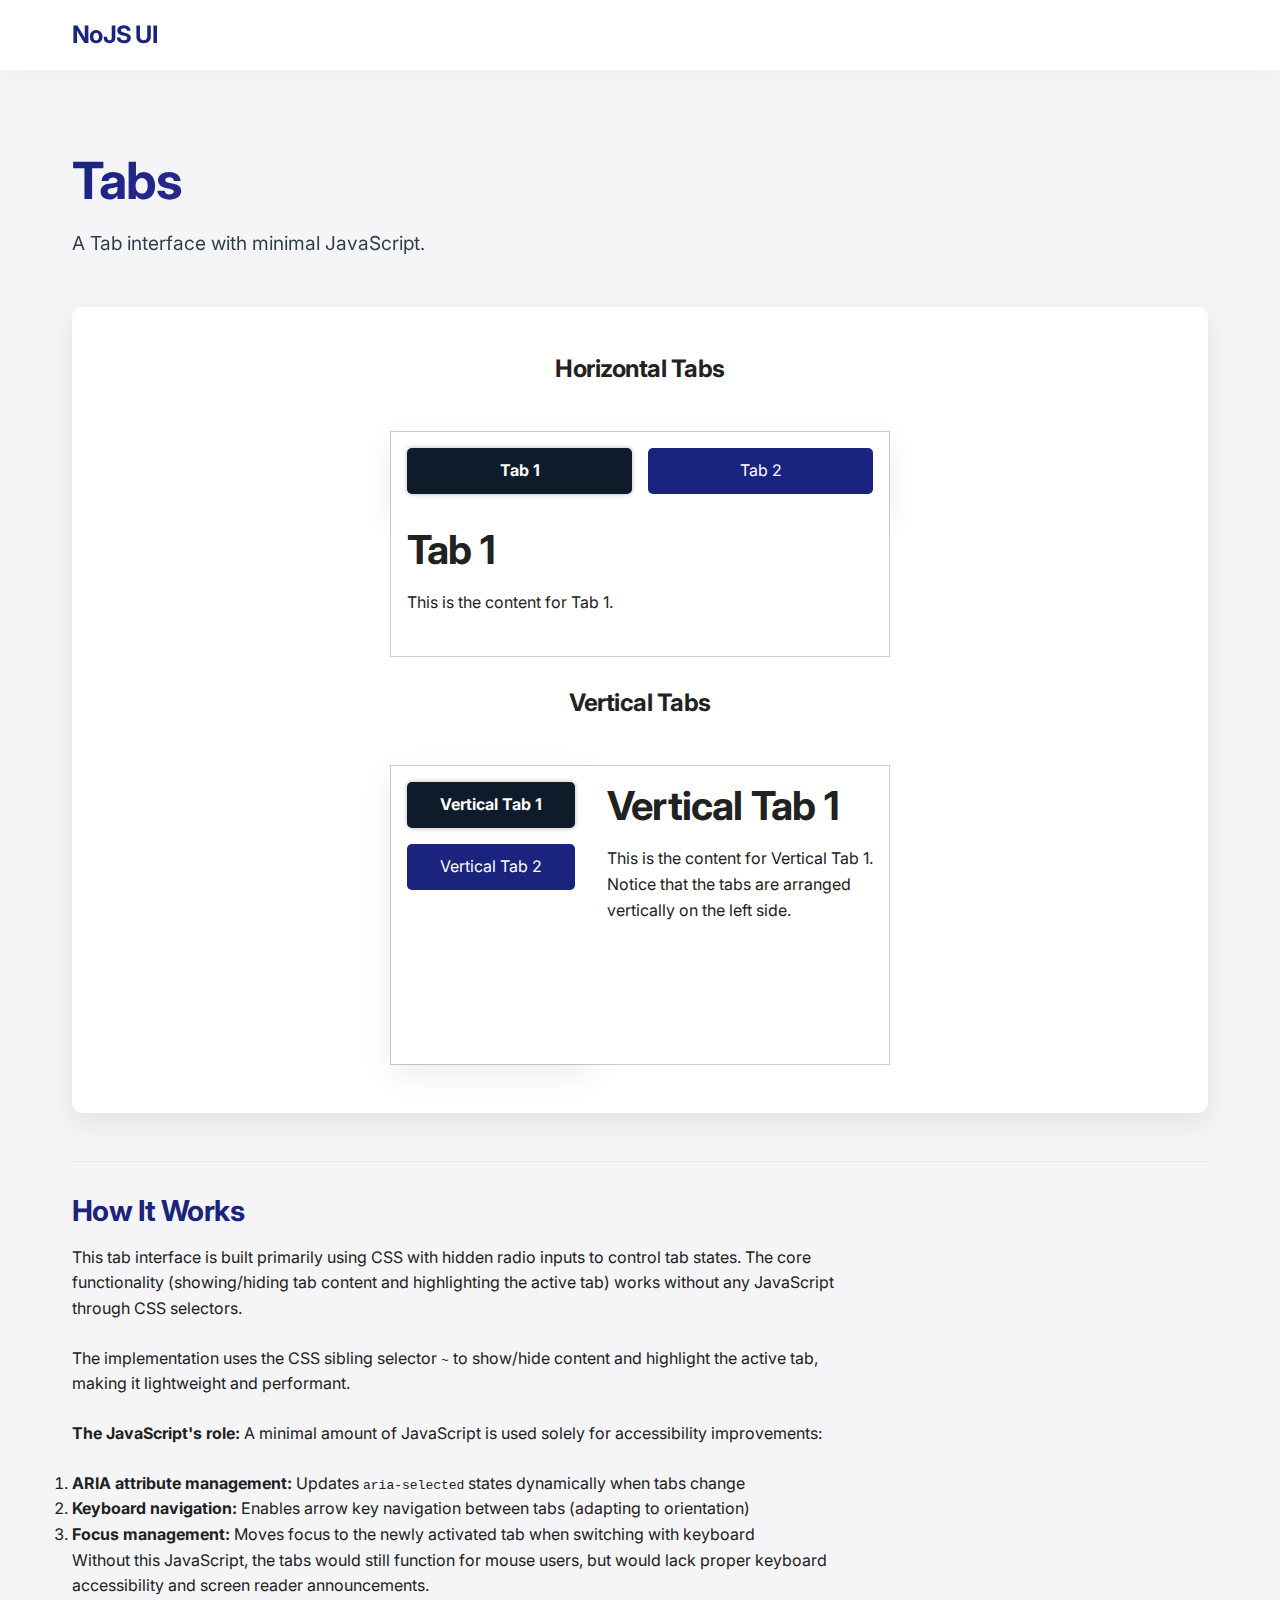
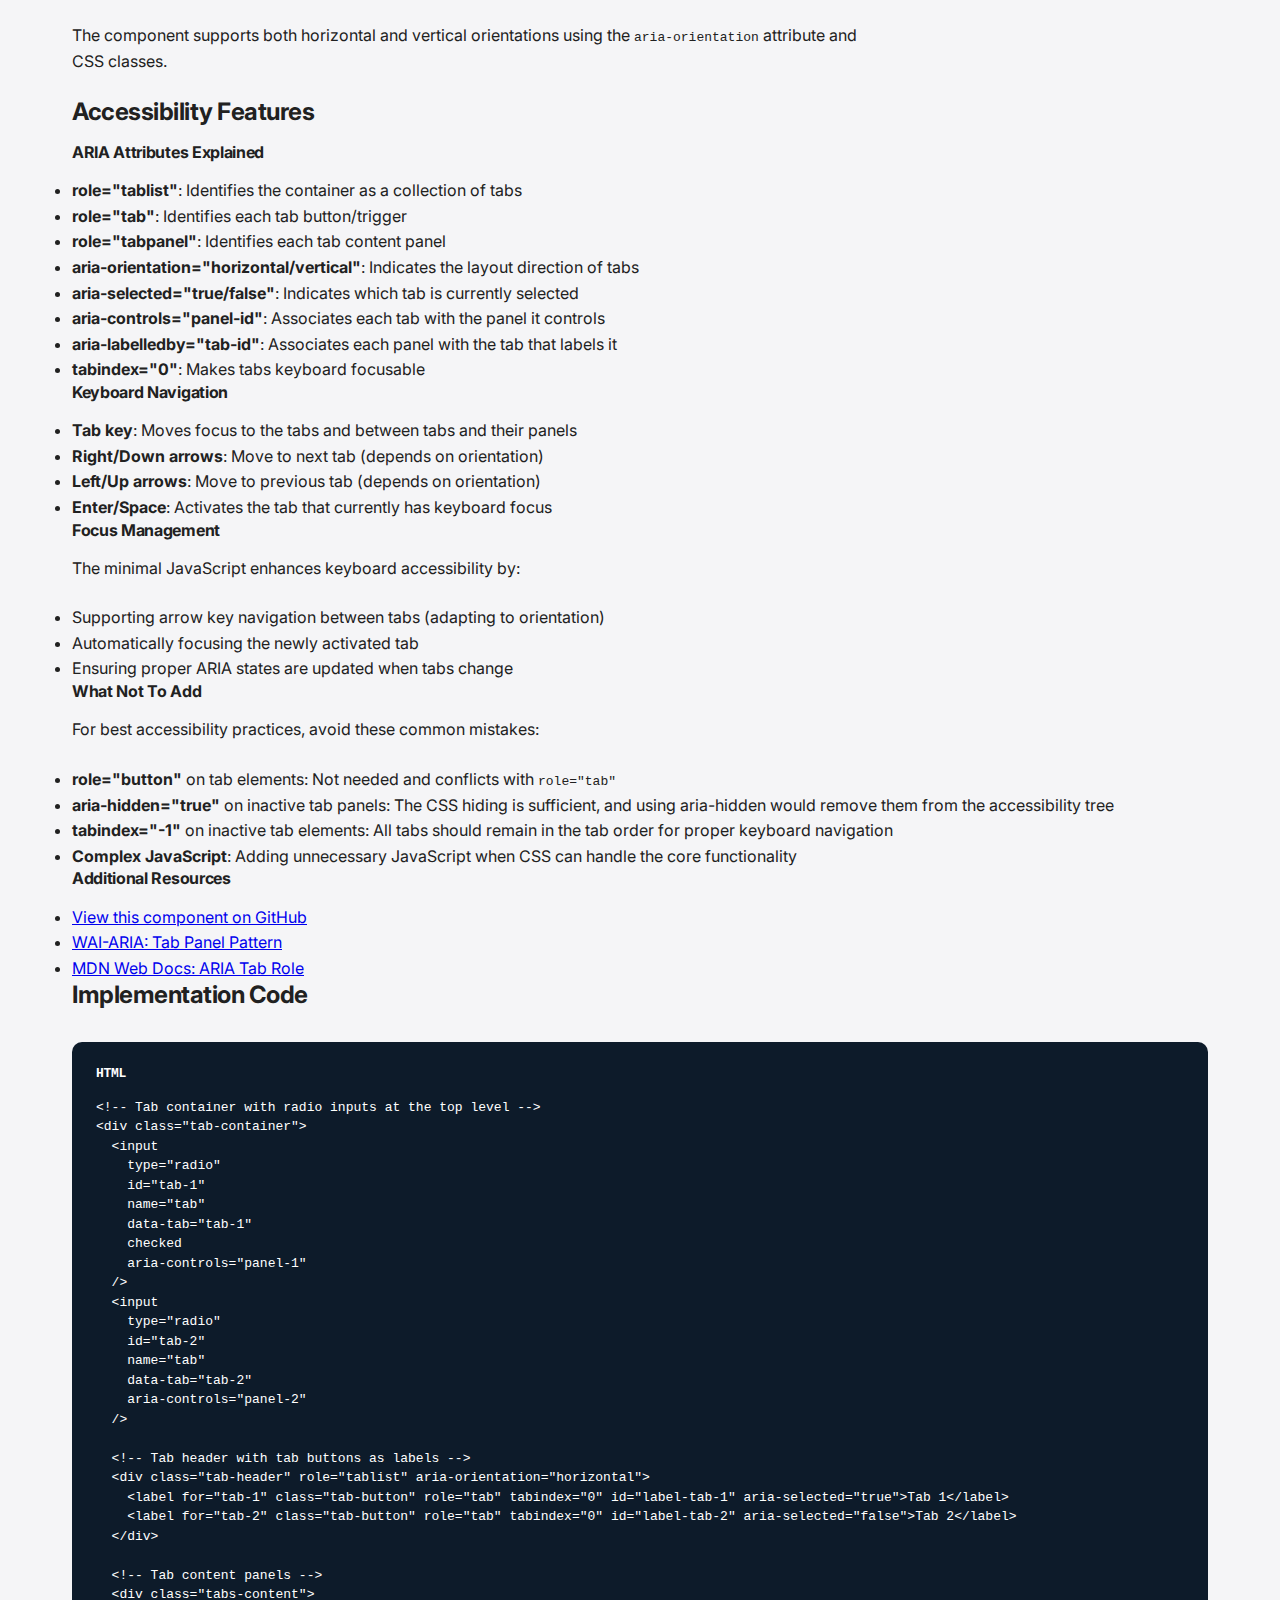
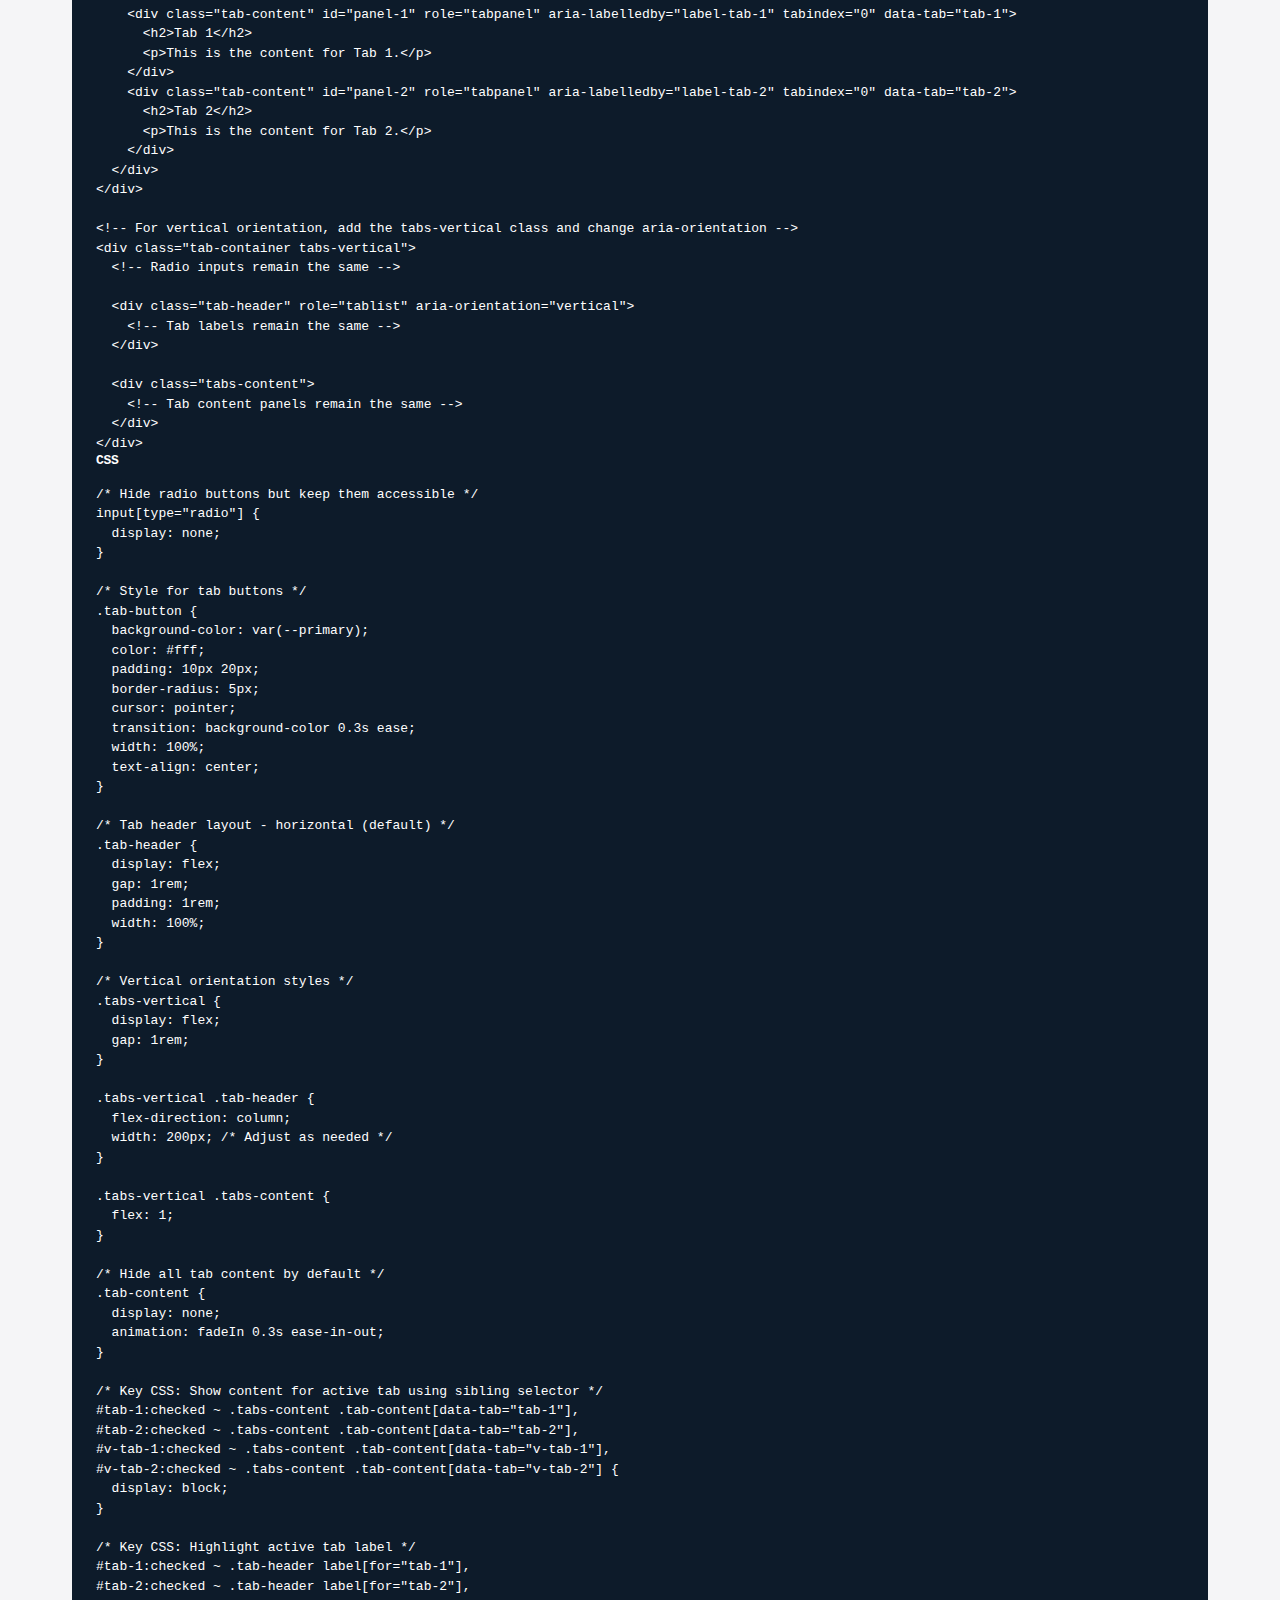
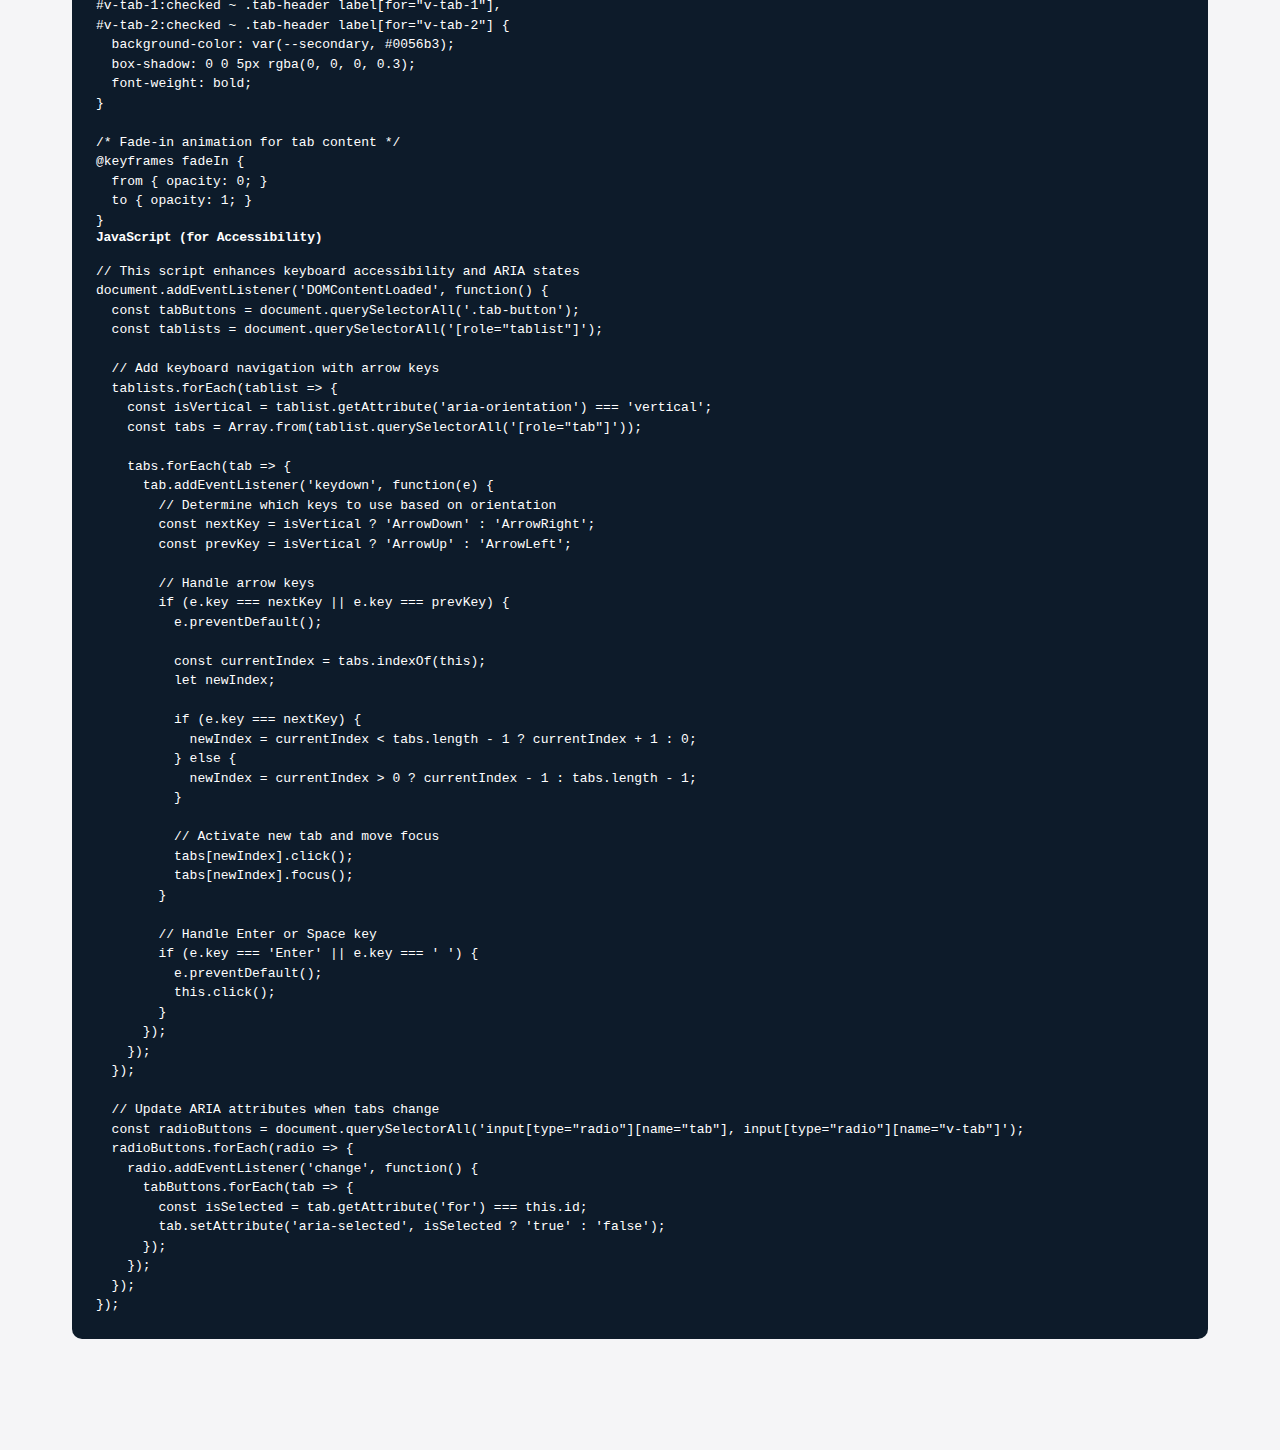
<file: components/tabs/index.html>
<!DOCTYPE html>
<html lang="en">
  <head>
    <meta charset="UTF-8" />
    <meta
      name="viewport"
      content="width=device-width, initial-scale=1.0, maximum-scale=1.0, user-scalable=no"
    />
    <title>Tabs | NoJS UI Components</title>
    <link rel="stylesheet" href="../../style.css" />
    <link rel="stylesheet" href="styles.css" />
  </head>
  <body>
    <header>
      <div class="container">
        <div class="header-content">
          <a href="/" class="logo">NoJS UI</a>
        </div>
      </div>
    </header>

    <main class="component-demo">
      <div class="container">
        <h1>Tabs</h1>
        <p class="component-description">
          A Tab interface with minimal JavaScript.
        </p>

        <div class="demo-container">
          <h3>Horizontal Tabs</h3>
          <div class="tab-container">
            <!-- Put inputs at the top level of the tab container -->
            <input
              type="radio"
              id="tab-1"
              name="tab"
              data-tab="tab-1"
              checked
              aria-controls="panel-1"
            />
            <input
              type="radio"
              id="tab-2"
              name="tab"
              data-tab="tab-2"
              aria-controls="panel-2"
            />

            <div
              class="tab-header"
              role="tablist"
              aria-orientation="horizontal"
            >
              <label
                for="tab-1"
                class="tab-button"
                role="tab"
                tabindex="0"
                id="label-tab-1"
                aria-selected="true"
                >Tab 1</label
              >
              <label
                for="tab-2"
                class="tab-button"
                role="tab"
                tabindex="0"
                id="label-tab-2"
                aria-selected="false"
                >Tab 2</label
              >
            </div>
            <div class="tabs-content">
              <div
                class="tab-content"
                id="panel-1"
                role="tabpanel"
                aria-labelledby="label-tab-1"
                tabindex="0"
                data-tab="tab-1"
              >
                <h2>Tab 1</h2>
                <p>This is the content for Tab 1.</p>
              </div>
              <div
                class="tab-content"
                id="panel-2"
                role="tabpanel"
                aria-labelledby="label-tab-2"
                tabindex="0"
                data-tab="tab-2"
              >
                <h2>Tab 2</h2>
                <p>This is the content for Tab 2.</p>
              </div>
            </div>
          </div>

          <h3>Vertical Tabs</h3>
          <div class="tab-container tabs-vertical">
            <!-- Put inputs at the top level of the tab container -->
            <input
              type="radio"
              id="v-tab-1"
              name="v-tab"
              data-tab="v-tab-1"
              checked
              aria-controls="v-panel-1"
            />
            <input
              type="radio"
              id="v-tab-2"
              name="v-tab"
              data-tab="v-tab-2"
              aria-controls="v-panel-2"
            />

            <div class="tab-header" role="tablist" aria-orientation="vertical">
              <label
                for="v-tab-1"
                class="tab-button"
                role="tab"
                tabindex="0"
                id="label-v-tab-1"
                aria-selected="true"
                >Vertical Tab 1</label
              >
              <label
                for="v-tab-2"
                class="tab-button"
                role="tab"
                tabindex="0"
                id="label-v-tab-2"
                aria-selected="false"
                >Vertical Tab 2</label
              >
            </div>
            <div class="tabs-content">
              <div
                class="tab-content"
                id="v-panel-1"
                role="tabpanel"
                aria-labelledby="label-v-tab-1"
                tabindex="0"
                data-tab="v-tab-1"
              >
                <h2>Vertical Tab 1</h2>
                <p>
                  This is the content for Vertical Tab 1. Notice that the tabs
                  are arranged vertically on the left side.
                </p>
              </div>
              <div
                class="tab-content"
                id="v-panel-2"
                role="tabpanel"
                aria-labelledby="label-v-tab-2"
                tabindex="0"
                data-tab="v-tab-2"
              >
                <h2>Vertical Tab 2</h2>
                <p>
                  This is the content for Vertical Tab 2. Use up/down arrow keys
                  for keyboard navigation with vertical tabs.
                </p>
              </div>
            </div>
          </div>
        </div>

        <div class="component-info">
          <h2>How It Works</h2>
          <div class="how-it-works">
            <p>
              This tab interface is built primarily using CSS with hidden radio
              inputs to control tab states. The core functionality
              (showing/hiding tab content and highlighting the active tab) works
              without any JavaScript through CSS selectors.
            </p>
            <p>
              The implementation uses the CSS sibling selector <code>~</code> to
              show/hide content and highlight the active tab, making it
              lightweight and performant.
            </p>
            <p>
              <strong>The JavaScript's role:</strong> A minimal amount of
              JavaScript is used solely for accessibility improvements:
            </p>
            <ol>
              <li>
                <strong>ARIA attribute management:</strong> Updates
                <code>aria-selected</code> states dynamically when tabs change
              </li>
              <li>
                <strong>Keyboard navigation:</strong> Enables arrow key
                navigation between tabs (adapting to orientation)
              </li>
              <li>
                <strong>Focus management:</strong> Moves focus to the newly
                activated tab when switching with keyboard
              </li>
            </ol>
            <p>
              Without this JavaScript, the tabs would still function for mouse
              users, but would lack proper keyboard accessibility and screen
              reader announcements.
            </p>
            <p>
              The component supports both horizontal and vertical orientations
              using the <code>aria-orientation</code> attribute and CSS classes.
            </p>
          </div>

          <h3>Accessibility Features</h3>
          <div class="accessibility-info">
            <h4>ARIA Attributes Explained</h4>
            <ul>
              <li>
                <strong>role="tablist"</strong>: Identifies the container as a
                collection of tabs
              </li>
              <li>
                <strong>role="tab"</strong>: Identifies each tab button/trigger
              </li>
              <li>
                <strong>role="tabpanel"</strong>: Identifies each tab content
                panel
              </li>
              <li>
                <strong>aria-orientation="horizontal/vertical"</strong>:
                Indicates the layout direction of tabs
              </li>
              <li>
                <strong>aria-selected="true/false"</strong>: Indicates which tab
                is currently selected
              </li>
              <li>
                <strong>aria-controls="panel-id"</strong>: Associates each tab
                with the panel it controls
              </li>
              <li>
                <strong>aria-labelledby="tab-id"</strong>: Associates each panel
                with the tab that labels it
              </li>
              <li>
                <strong>tabindex="0"</strong>: Makes tabs keyboard focusable
              </li>
            </ul>

            <h4>Keyboard Navigation</h4>
            <ul>
              <li>
                <strong>Tab key</strong>: Moves focus to the tabs and between
                tabs and their panels
              </li>
              <li>
                <strong>Right/Down arrows</strong>: Move to next tab (depends on
                orientation)
              </li>
              <li>
                <strong>Left/Up arrows</strong>: Move to previous tab (depends
                on orientation)
              </li>
              <li>
                <strong>Enter/Space</strong>: Activates the tab that currently
                has keyboard focus
              </li>
            </ul>

            <h4>Focus Management</h4>
            <p>The minimal JavaScript enhances keyboard accessibility by:</p>
            <ul>
              <li>
                Supporting arrow key navigation between tabs (adapting to
                orientation)
              </li>
              <li>Automatically focusing the newly activated tab</li>
              <li>Ensuring proper ARIA states are updated when tabs change</li>
            </ul>

            <h4>What Not To Add</h4>
            <p>
              For best accessibility practices, avoid these common mistakes:
            </p>
            <ul>
              <li>
                <strong>role="button"</strong> on tab elements: Not needed and
                conflicts with <code>role="tab"</code>
              </li>
              <li>
                <strong>aria-hidden="true"</strong> on inactive tab panels: The
                CSS hiding is sufficient, and using aria-hidden would remove
                them from the accessibility tree
              </li>
              <li>
                <strong>tabindex="-1"</strong> on inactive tab elements: All
                tabs should remain in the tab order for proper keyboard
                navigation
              </li>
              <li>
                <strong>Complex JavaScript</strong>: Adding unnecessary
                JavaScript when CSS can handle the core functionality
              </li>
            </ul>

            <h4>Additional Resources</h4>
            <ul>
              <li>
                <a
                  href="https://github.com/bilal-23/no-js/tree/main/components/tabs"
                  target="_blank"
                  rel="noopener noreferrer"
                >
                  View this component on GitHub
                </a>
              </li>
              <li>
                <a
                  href="https://www.w3.org/WAI/ARIA/apg/patterns/tabpanel/"
                  target="_blank"
                  rel="noopener noreferrer"
                >
                  WAI-ARIA: Tab Panel Pattern
                </a>
              </li>
              <li>
                <a
                  href="https://developer.mozilla.org/en-US/docs/Web/Accessibility/ARIA/Roles/tab_role"
                  target="_blank"
                  rel="noopener noreferrer"
                >
                  MDN Web Docs: ARIA Tab Role
                </a>
              </li>
            </ul>
          </div>

          <h3>Implementation Code</h3>
          <div class="code-example">
            <h4>HTML</h4>
            <pre><code class="language-html">&lt;!-- Tab container with radio inputs at the top level --&gt;
&lt;div class="tab-container"&gt;
  &lt;input
    type="radio"
    id="tab-1"
    name="tab"
    data-tab="tab-1"
    checked
    aria-controls="panel-1"
  /&gt;
  &lt;input 
    type="radio" 
    id="tab-2" 
    name="tab" 
    data-tab="tab-2"
    aria-controls="panel-2"
  /&gt;
  
  &lt;!-- Tab header with tab buttons as labels --&gt;
  &lt;div class="tab-header" role="tablist" aria-orientation="horizontal"&gt;
    &lt;label for="tab-1" class="tab-button" role="tab" tabindex="0" id="label-tab-1" aria-selected="true"&gt;Tab 1&lt;/label&gt;
    &lt;label for="tab-2" class="tab-button" role="tab" tabindex="0" id="label-tab-2" aria-selected="false"&gt;Tab 2&lt;/label&gt;
  &lt;/div&gt;
  
  &lt;!-- Tab content panels --&gt;
  &lt;div class="tabs-content"&gt;
    &lt;div class="tab-content" id="panel-1" role="tabpanel" aria-labelledby="label-tab-1" tabindex="0" data-tab="tab-1"&gt;
      &lt;h2&gt;Tab 1&lt;/h2&gt;
      &lt;p&gt;This is the content for Tab 1.&lt;/p&gt;
    &lt;/div&gt;
    &lt;div class="tab-content" id="panel-2" role="tabpanel" aria-labelledby="label-tab-2" tabindex="0" data-tab="tab-2"&gt;
      &lt;h2&gt;Tab 2&lt;/h2&gt;
      &lt;p&gt;This is the content for Tab 2.&lt;/p&gt;
    &lt;/div&gt;
  &lt;/div&gt;
&lt;/div&gt;

&lt;!-- For vertical orientation, add the tabs-vertical class and change aria-orientation --&gt;
&lt;div class="tab-container tabs-vertical"&gt;
  &lt;!-- Radio inputs remain the same --&gt;
  
  &lt;div class="tab-header" role="tablist" aria-orientation="vertical"&gt;
    &lt;!-- Tab labels remain the same --&gt;
  &lt;/div&gt;
  
  &lt;div class="tabs-content"&gt;
    &lt;!-- Tab content panels remain the same --&gt;
  &lt;/div&gt;
&lt;/div&gt;</code></pre>

            <h4>CSS</h4>
            <pre><code class="language-css">/* Hide radio buttons but keep them accessible */
input[type="radio"] {
  display: none;
}

/* Style for tab buttons */
.tab-button {
  background-color: var(--primary);
  color: #fff;
  padding: 10px 20px;
  border-radius: 5px;
  cursor: pointer;
  transition: background-color 0.3s ease;
  width: 100%;
  text-align: center;
}

/* Tab header layout - horizontal (default) */
.tab-header {
  display: flex;
  gap: 1rem;
  padding: 1rem;
  width: 100%;
}

/* Vertical orientation styles */
.tabs-vertical {
  display: flex;
  gap: 1rem;
}

.tabs-vertical .tab-header {
  flex-direction: column;
  width: 200px; /* Adjust as needed */
}

.tabs-vertical .tabs-content {
  flex: 1;
}

/* Hide all tab content by default */
.tab-content {
  display: none;
  animation: fadeIn 0.3s ease-in-out;
}

/* Key CSS: Show content for active tab using sibling selector */
#tab-1:checked ~ .tabs-content .tab-content[data-tab="tab-1"],
#tab-2:checked ~ .tabs-content .tab-content[data-tab="tab-2"],
#v-tab-1:checked ~ .tabs-content .tab-content[data-tab="v-tab-1"],
#v-tab-2:checked ~ .tabs-content .tab-content[data-tab="v-tab-2"] {
  display: block;
}

/* Key CSS: Highlight active tab label */
#tab-1:checked ~ .tab-header label[for="tab-1"],
#tab-2:checked ~ .tab-header label[for="tab-2"],
#v-tab-1:checked ~ .tab-header label[for="v-tab-1"],
#v-tab-2:checked ~ .tab-header label[for="v-tab-2"] {
  background-color: var(--secondary, #0056b3);
  box-shadow: 0 0 5px rgba(0, 0, 0, 0.3);
  font-weight: bold;
}

/* Fade-in animation for tab content */
@keyframes fadeIn {
  from { opacity: 0; }
  to { opacity: 1; }
}</code></pre>

            <h4>JavaScript (for Accessibility)</h4>
            <pre><code class="language-javascript">// This script enhances keyboard accessibility and ARIA states
document.addEventListener('DOMContentLoaded', function() {
  const tabButtons = document.querySelectorAll('.tab-button');
  const tablists = document.querySelectorAll('[role="tablist"]');
  
  // Add keyboard navigation with arrow keys
  tablists.forEach(tablist => {
    const isVertical = tablist.getAttribute('aria-orientation') === 'vertical';
    const tabs = Array.from(tablist.querySelectorAll('[role="tab"]'));
    
    tabs.forEach(tab => {
      tab.addEventListener('keydown', function(e) {
        // Determine which keys to use based on orientation
        const nextKey = isVertical ? 'ArrowDown' : 'ArrowRight';
        const prevKey = isVertical ? 'ArrowUp' : 'ArrowLeft';
        
        // Handle arrow keys
        if (e.key === nextKey || e.key === prevKey) {
          e.preventDefault();
          
          const currentIndex = tabs.indexOf(this);
          let newIndex;
          
          if (e.key === nextKey) {
            newIndex = currentIndex < tabs.length - 1 ? currentIndex + 1 : 0;
          } else {
            newIndex = currentIndex > 0 ? currentIndex - 1 : tabs.length - 1;
          }
          
          // Activate new tab and move focus
          tabs[newIndex].click();
          tabs[newIndex].focus();
        }
        
        // Handle Enter or Space key
        if (e.key === 'Enter' || e.key === ' ') {
          e.preventDefault();
          this.click();
        }
      });
    });
  });
  
  // Update ARIA attributes when tabs change
  const radioButtons = document.querySelectorAll('input[type="radio"][name="tab"], input[type="radio"][name="v-tab"]');
  radioButtons.forEach(radio => {
    radio.addEventListener('change', function() {
      tabButtons.forEach(tab => {
        const isSelected = tab.getAttribute('for') === this.id;
        tab.setAttribute('aria-selected', isSelected ? 'true' : 'false');
      });
    });
  });
});</code></pre>
          </div>
        </div>
      </div>
    </main>

    <!-- Minimal JavaScript for keyboard accessibility -->
    <script>
      // This script enhances the keyboard accessibility of tabs
      // It allows navigation between tabs using arrow keys and sets proper ARIA attributes
      document.addEventListener("DOMContentLoaded", function () {
        const tabButtons = document.querySelectorAll(".tab-button");
        const tablists = document.querySelectorAll('[role="tablist"]');

        // Add keyboard navigation with arrow keys
        tablists.forEach((tablist) => {
          const isVertical =
            tablist.getAttribute("aria-orientation") === "vertical";
          const tabs = Array.from(tablist.querySelectorAll('[role="tab"]'));

          tabs.forEach((tab) => {
            tab.addEventListener("keydown", function (e) {
              // Determine which keys to use based on orientation
              const nextKey = isVertical ? "ArrowDown" : "ArrowRight";
              const prevKey = isVertical ? "ArrowUp" : "ArrowLeft";

              // Handle arrow keys
              if (e.key === nextKey || e.key === prevKey) {
                e.preventDefault();

                const currentIndex = tabs.indexOf(this);
                let newIndex;

                if (e.key === nextKey) {
                  newIndex =
                    currentIndex < tabs.length - 1 ? currentIndex + 1 : 0;
                } else {
                  newIndex =
                    currentIndex > 0 ? currentIndex - 1 : tabs.length - 1;
                }

                // Activate new tab and move focus
                tabs[newIndex].click();
                tabs[newIndex].focus();
              }

              // Handle Enter or Space key
              if (e.key === "Enter" || e.key === " ") {
                e.preventDefault();
                this.click();
              }
            });
          });
        });

        // Update ARIA attributes when tabs change
        const radioButtons = document.querySelectorAll(
          'input[type="radio"][name="tab"], input[type="radio"][name="v-tab"]'
        );
        radioButtons.forEach((radio) => {
          radio.addEventListener("change", function () {
            // Find all related tabs in the same group
            const tabGroup = this.getAttribute("name");
            const relatedTabs = document.querySelectorAll(
              `.tab-button[for^="${tabGroup === "v-tab" ? "v-tab" : "tab"}"]`
            );

            relatedTabs.forEach((tab) => {
              const isSelected = tab.getAttribute("for") === this.id;
              tab.setAttribute("aria-selected", isSelected ? "true" : "false");
            });
          });
        });

        // Handle mobile tab interface better by improving touch target behavior
        if (window.matchMedia("(max-width: 768px)").matches) {
          tabButtons.forEach((button) => {
            button.addEventListener("touchend", function (e) {
              // Prevent double-firing with click events
              e.preventDefault();
              this.click();
            });
          });
        }
      });
    </script>
  </body>
</html>
</file>
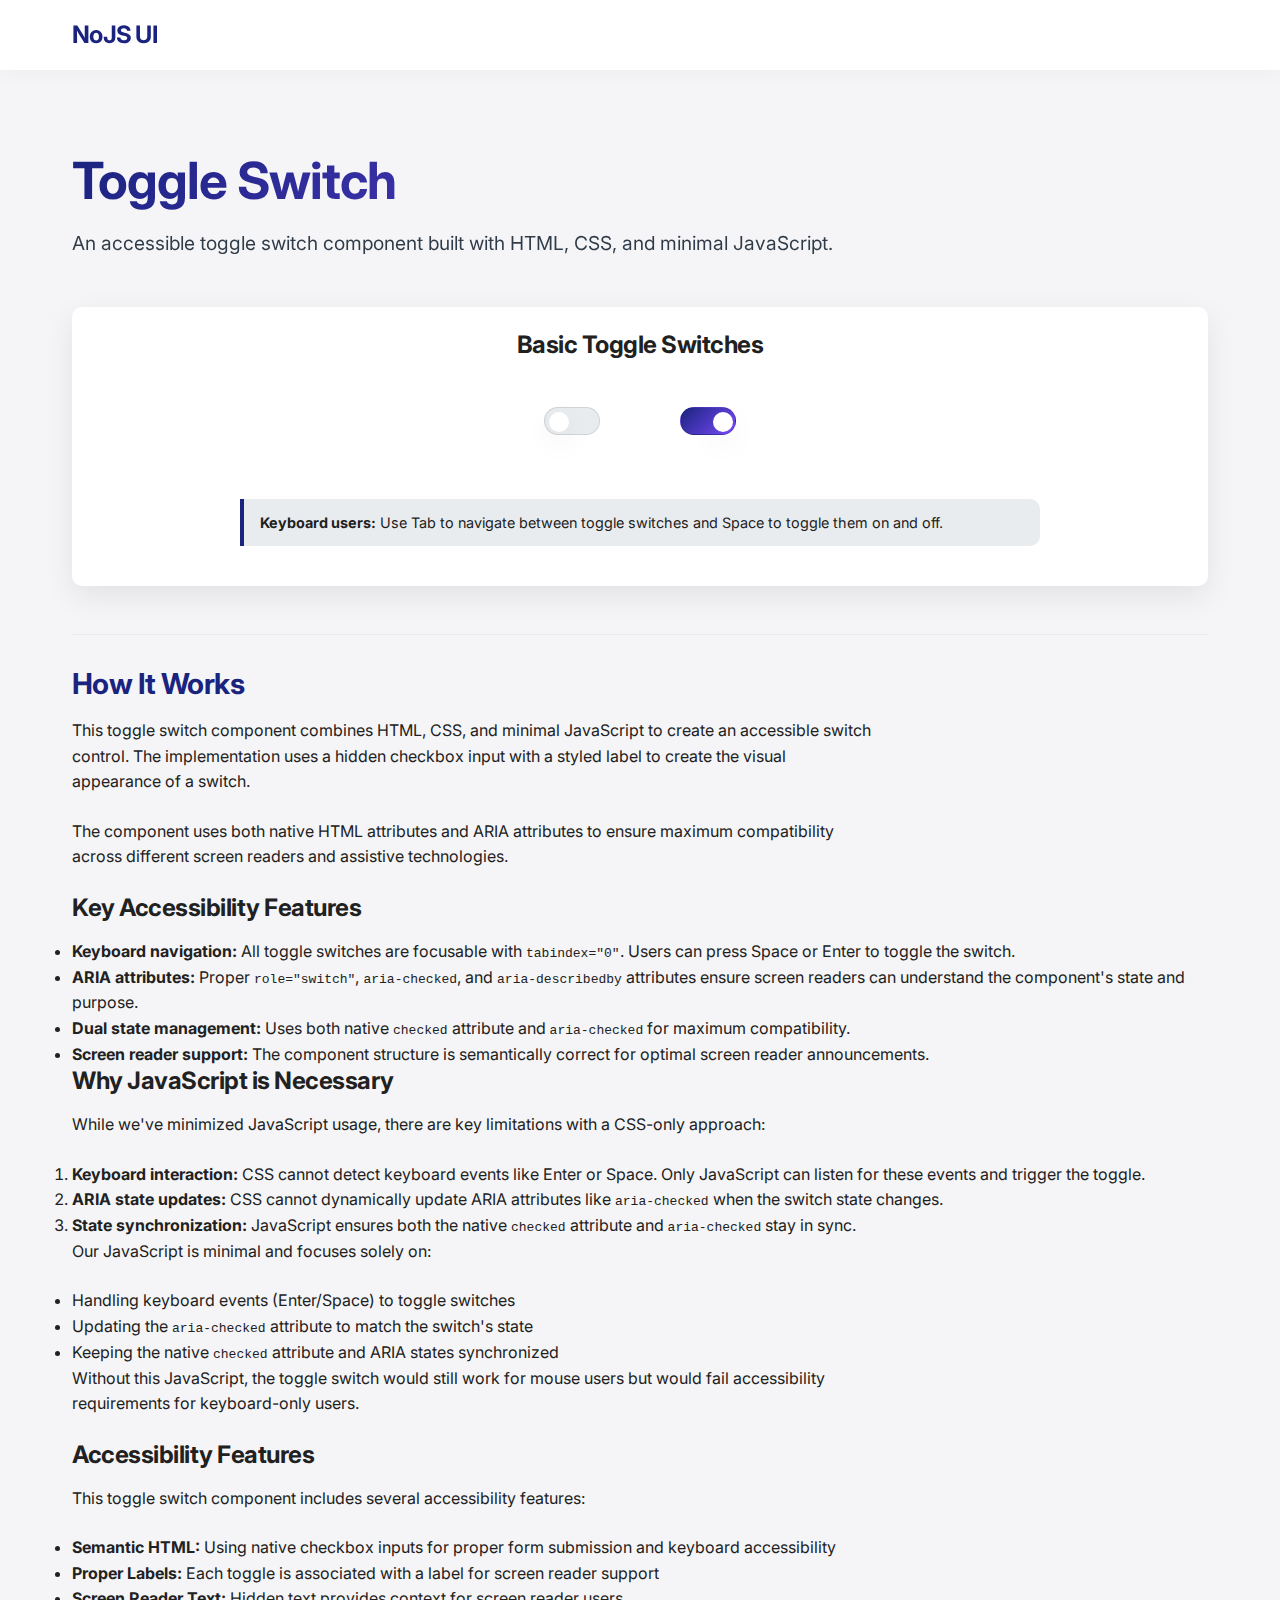
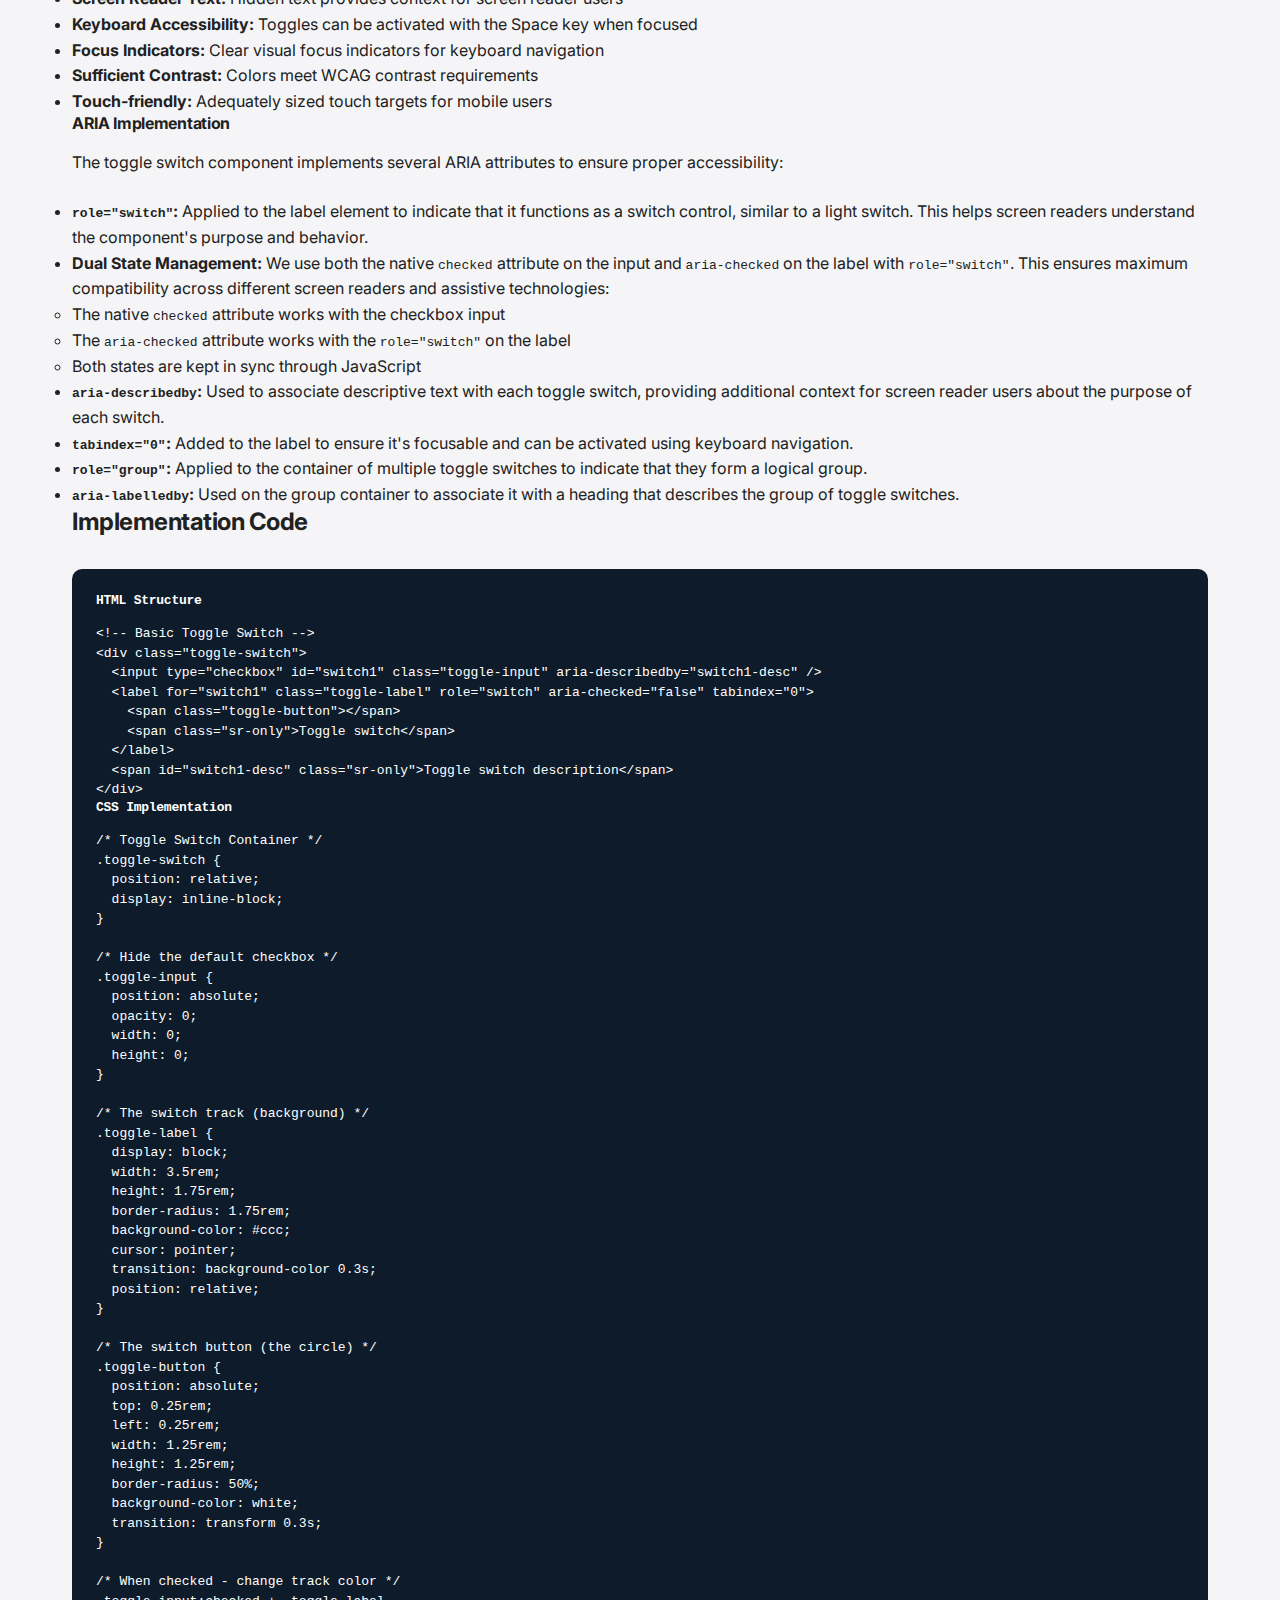
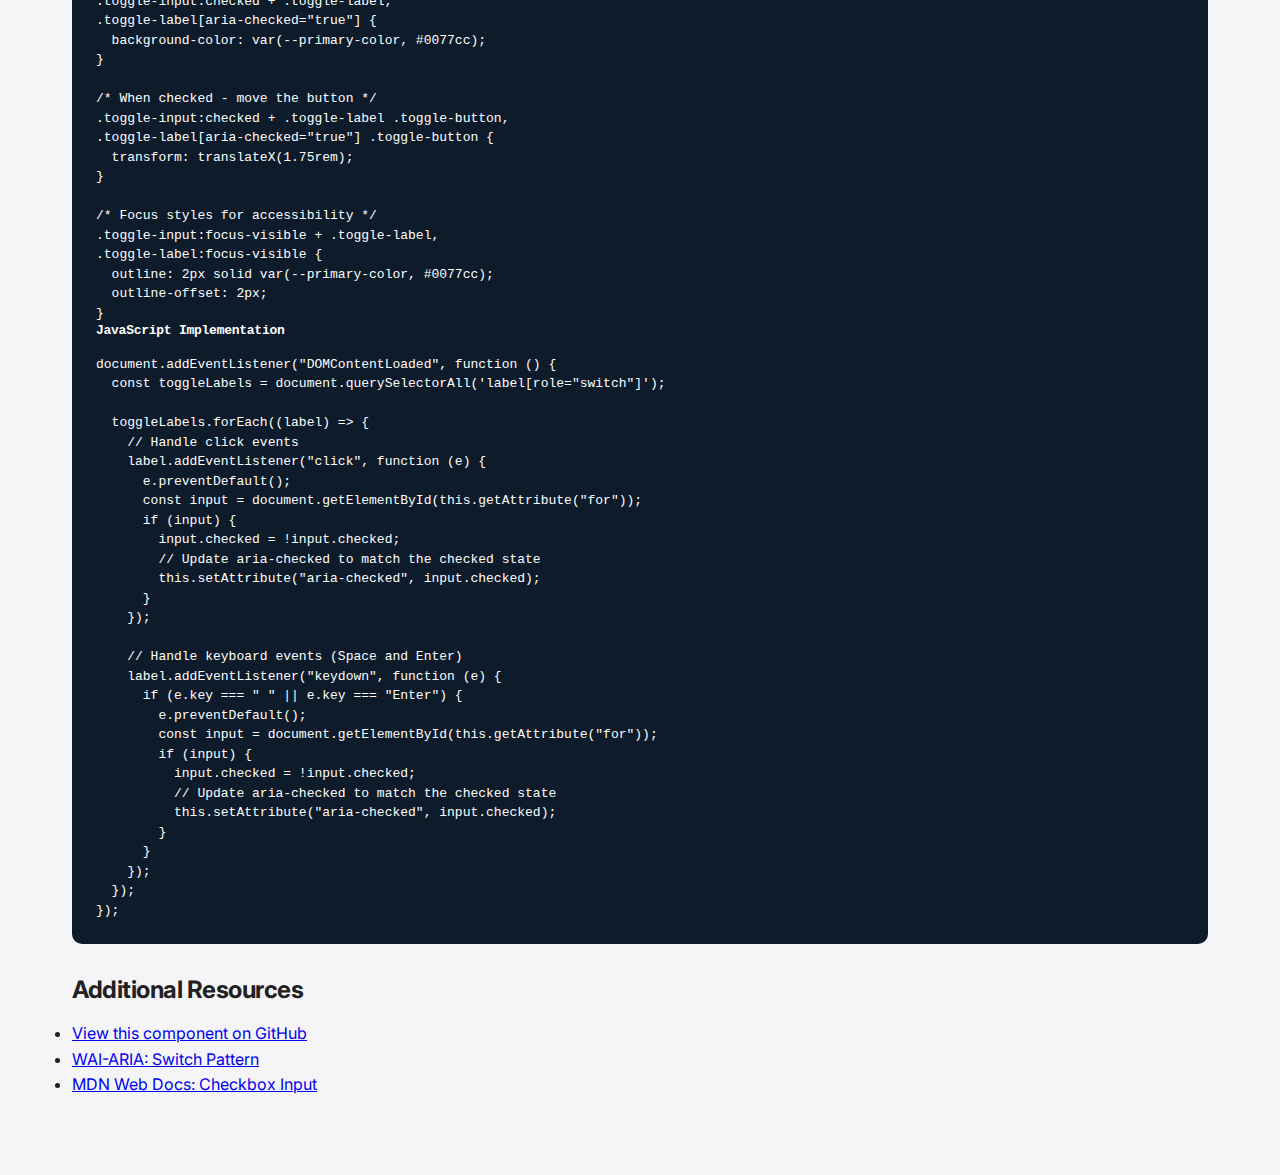
<file: components/toggle-switch/index.html>
<!DOCTYPE html>
<html lang="en">
  <head>
    <meta charset="UTF-8" />
    <meta
      name="viewport"
      content="width=device-width, initial-scale=1.0, maximum-scale=1.0, user-scalable=no"
    />
    <title>Toggle Switch | NoJS UI Components</title>
    <link rel="stylesheet" href="../../style.css" />
    <link rel="stylesheet" href="styles.css" />
  </head>
  <body>
    <header>
      <div class="container">
        <div class="header-content">
          <a href="/" class="logo">NoJS UI</a>
        </div>
      </div>
    </header>

    <main class="component-demo">
      <div class="container">
        <h1>Toggle Switch</h1>
        <p class="component-description">
          An accessible toggle switch component built with HTML, CSS, and
          minimal JavaScript.
        </p>

        <div class="demo-container">
          <h3>Basic Toggle Switches</h3>
          <div
            class="toggle-container"
            role="group"
            aria-labelledby="basic-toggles-label"
          >
            <span id="basic-toggles-label" class="sr-only"
              >Basic toggle switches</span
            >
            <div class="toggle-switch">
              <input
                type="checkbox"
                id="switch1"
                class="toggle-input"
                aria-describedby="switch1-desc"
              />
              <label
                for="switch1"
                class="toggle-label"
                role="switch"
                aria-checked="false"
                tabindex="0"
              >
                <span class="toggle-button"></span>
                <span class="sr-only">Toggle switch</span>
              </label>
              <span id="switch1-desc" class="sr-only"
                >Off position toggle switch example</span
              >
            </div>

            <div class="toggle-switch">
              <input
                type="checkbox"
                id="switch2"
                class="toggle-input"
                checked
                aria-describedby="switch2-desc"
              />
              <label
                for="switch2"
                class="toggle-label"
                role="switch"
                aria-checked="true"
                tabindex="0"
              >
                <span class="toggle-button"></span>
                <span class="sr-only">Toggle switch</span>
              </label>
              <span id="switch2-desc" class="sr-only"
                >On position toggle switch example</span
              >
            </div>
          </div>

          <p class="accessibility-note" id="keyboard-instructions">
            <strong>Keyboard users:</strong> Use Tab to navigate between toggle
            switches and Space to toggle them on and off.
          </p>
        </div>

        <div class="component-info">
          <h2>How It Works</h2>
          <div class="how-it-works">
            <p>
              This toggle switch component combines HTML, CSS, and minimal
              JavaScript to create an accessible switch control. The
              implementation uses a hidden checkbox input with a styled label to
              create the visual appearance of a switch.
            </p>
            <p>
              The component uses both native HTML attributes and ARIA attributes
              to ensure maximum compatibility across different screen readers
              and assistive technologies.
            </p>

            <h3>Key Accessibility Features</h3>
            <ul>
              <li>
                <strong>Keyboard navigation:</strong> All toggle switches are
                focusable with <code>tabindex="0"</code>. Users can press Space
                or Enter to toggle the switch.
              </li>
              <li>
                <strong>ARIA attributes:</strong> Proper
                <code>role="switch"</code>, <code>aria-checked</code>, and
                <code>aria-describedby</code>
                attributes ensure screen readers can understand the component's
                state and purpose.
              </li>
              <li>
                <strong>Dual state management:</strong> Uses both native
                <code>checked</code> attribute and <code>aria-checked</code> for
                maximum compatibility.
              </li>
              <li>
                <strong>Screen reader support:</strong> The component structure
                is semantically correct for optimal screen reader announcements.
              </li>
            </ul>

            <h3>Why JavaScript is Necessary</h3>
            <p>
              While we've minimized JavaScript usage, there are key limitations
              with a CSS-only approach:
            </p>
            <ol>
              <li>
                <strong>Keyboard interaction:</strong> CSS cannot detect
                keyboard events like Enter or Space. Only JavaScript can listen
                for these events and trigger the toggle.
              </li>
              <li>
                <strong>ARIA state updates:</strong> CSS cannot dynamically
                update ARIA attributes like <code>aria-checked</code> when the
                switch state changes.
              </li>
              <li>
                <strong>State synchronization:</strong> JavaScript ensures both
                the native <code>checked</code> attribute and
                <code>aria-checked</code>
                stay in sync.
              </li>
            </ol>
            <p>Our JavaScript is minimal and focuses solely on:</p>
            <ul>
              <li>Handling keyboard events (Enter/Space) to toggle switches</li>
              <li>
                Updating the <code>aria-checked</code> attribute to match the
                switch's state
              </li>
              <li>
                Keeping the native <code>checked</code> attribute and ARIA
                states synchronized
              </li>
            </ul>
            <p>
              Without this JavaScript, the toggle switch would still work for
              mouse users but would fail accessibility requirements for
              keyboard-only users.
            </p>
          </div>

          <h3>Accessibility Features</h3>
          <div class="accessibility-info">
            <p>
              This toggle switch component includes several accessibility
              features:
            </p>
            <ul>
              <li>
                <strong>Semantic HTML:</strong> Using native checkbox inputs for
                proper form submission and keyboard accessibility
              </li>
              <li>
                <strong>Proper Labels:</strong> Each toggle is associated with a
                label for screen reader support
              </li>
              <li>
                <strong>Screen Reader Text:</strong> Hidden text provides
                context for screen reader users
              </li>
              <li>
                <strong>Keyboard Accessibility:</strong> Toggles can be
                activated with the Space key when focused
              </li>
              <li>
                <strong>Focus Indicators:</strong> Clear visual focus indicators
                for keyboard navigation
              </li>
              <li>
                <strong>Sufficient Contrast:</strong> Colors meet WCAG contrast
                requirements
              </li>
              <li>
                <strong>Touch-friendly:</strong> Adequately sized touch targets
                for mobile users
              </li>
            </ul>

            <h4>ARIA Implementation</h4>
            <p>
              The toggle switch component implements several ARIA attributes to
              ensure proper accessibility:
            </p>
            <ul>
              <li>
                <strong><code>role="switch"</code>:</strong> Applied to the
                label element to indicate that it functions as a switch control,
                similar to a light switch. This helps screen readers understand
                the component's purpose and behavior.
              </li>
              <li>
                <strong>Dual State Management:</strong> We use both the native
                <code>checked</code> attribute on the input and
                <code>aria-checked</code> on the label with
                <code>role="switch"</code>. This ensures maximum compatibility
                across different screen readers and assistive technologies:
                <ul>
                  <li>
                    The native <code>checked</code> attribute works with the
                    checkbox input
                  </li>
                  <li>
                    The <code>aria-checked</code> attribute works with the
                    <code>role="switch"</code> on the label
                  </li>
                  <li>Both states are kept in sync through JavaScript</li>
                </ul>
              </li>
              <li>
                <strong><code>aria-describedby</code>:</strong> Used to
                associate descriptive text with each toggle switch, providing
                additional context for screen reader users about the purpose of
                each switch.
              </li>
              <li>
                <strong><code>tabindex="0"</code>:</strong> Added to the label
                to ensure it's focusable and can be activated using keyboard
                navigation.
              </li>
              <li>
                <strong><code>role="group"</code>:</strong> Applied to the
                container of multiple toggle switches to indicate that they form
                a logical group.
              </li>
              <li>
                <strong><code>aria-labelledby</code>:</strong> Used on the group
                container to associate it with a heading that describes the
                group of toggle switches.
              </li>
            </ul>
          </div>

          <h3>Implementation Code</h3>
          <div class="code-example">
            <h4>HTML Structure</h4>
            <pre><code class="language-html">&lt;!-- Basic Toggle Switch --&gt;
&lt;div class="toggle-switch"&gt;
  &lt;input type="checkbox" id="switch1" class="toggle-input" aria-describedby="switch1-desc" /&gt;
  &lt;label for="switch1" class="toggle-label" role="switch" aria-checked="false" tabindex="0"&gt;
    &lt;span class="toggle-button"&gt;&lt;/span&gt;
    &lt;span class="sr-only"&gt;Toggle switch&lt;/span&gt;
  &lt;/label&gt;
  &lt;span id="switch1-desc" class="sr-only"&gt;Toggle switch description&lt;/span&gt;
&lt;/div&gt;</code></pre>

            <h4>CSS Implementation</h4>
            <pre><code class="language-css">/* Toggle Switch Container */
.toggle-switch {
  position: relative;
  display: inline-block;
}

/* Hide the default checkbox */
.toggle-input {
  position: absolute;
  opacity: 0;
  width: 0;
  height: 0;
}

/* The switch track (background) */
.toggle-label {
  display: block;
  width: 3.5rem;
  height: 1.75rem;
  border-radius: 1.75rem;
  background-color: #ccc;
  cursor: pointer;
  transition: background-color 0.3s;
  position: relative;
}

/* The switch button (the circle) */
.toggle-button {
  position: absolute;
  top: 0.25rem;
  left: 0.25rem;
  width: 1.25rem;
  height: 1.25rem;
  border-radius: 50%;
  background-color: white;
  transition: transform 0.3s;
}

/* When checked - change track color */
.toggle-input:checked + .toggle-label,
.toggle-label[aria-checked="true"] {
  background-color: var(--primary-color, #0077cc);
}

/* When checked - move the button */
.toggle-input:checked + .toggle-label .toggle-button,
.toggle-label[aria-checked="true"] .toggle-button {
  transform: translateX(1.75rem);
}

/* Focus styles for accessibility */
.toggle-input:focus-visible + .toggle-label,
.toggle-label:focus-visible {
  outline: 2px solid var(--primary-color, #0077cc);
  outline-offset: 2px;
}</code></pre>

            <h4>JavaScript Implementation</h4>
            <pre><code class="language-javascript">document.addEventListener("DOMContentLoaded", function () {
  const toggleLabels = document.querySelectorAll('label[role="switch"]');
  
  toggleLabels.forEach((label) => {
    // Handle click events
    label.addEventListener("click", function (e) {
      e.preventDefault();
      const input = document.getElementById(this.getAttribute("for"));
      if (input) {
        input.checked = !input.checked;
        // Update aria-checked to match the checked state
        this.setAttribute("aria-checked", input.checked);
      }
    });
    
    // Handle keyboard events (Space and Enter)
    label.addEventListener("keydown", function (e) {
      if (e.key === " " || e.key === "Enter") {
        e.preventDefault();
        const input = document.getElementById(this.getAttribute("for"));
        if (input) {
          input.checked = !input.checked;
          // Update aria-checked to match the checked state
          this.setAttribute("aria-checked", input.checked);
        }
      }
    });
  });
});</code></pre>
          </div>

          <h3>Additional Resources</h3>
          <ul>
            <li>
              <a
                href="https://github.com/bilal-23/no-js/tree/main/components/toggle-switch"
                target="_blank"
                rel="noopener noreferrer"
              >
                View this component on GitHub
              </a>
            </li>
            <li>
              <a
                href="https://www.w3.org/WAI/ARIA/apg/patterns/switch/"
                target="_blank"
                rel="noopener noreferrer"
              >
                WAI-ARIA: Switch Pattern
              </a>
            </li>
            <li>
              <a
                href="https://developer.mozilla.org/en-US/docs/Web/HTML/Element/input/checkbox"
                target="_blank"
                rel="noopener noreferrer"
              >
                MDN Web Docs: Checkbox Input
              </a>
            </li>
          </ul>
        </div>
      </div>
    </main>
    <script>
      // Update toggle state and ARIA attributes when clicked or keyboard activated
      document.addEventListener("DOMContentLoaded", function () {
        const toggleLabels = document.querySelectorAll('label[role="switch"]');

        toggleLabels.forEach((label) => {
          // Handle click events
          label.addEventListener("click", function (e) {
            e.preventDefault();
            const input = document.getElementById(this.getAttribute("for"));
            if (input) {
              input.checked = !input.checked;
              // Update aria-checked to match the checked state
              this.setAttribute("aria-checked", input.checked);
            }
          });

          // Handle keyboard events (Space and Enter)
          label.addEventListener("keydown", function (e) {
            if (e.key === " " || e.key === "Enter") {
              e.preventDefault();
              const input = document.getElementById(this.getAttribute("for"));
              if (input) {
                input.checked = !input.checked;
                // Update aria-checked to match the checked state
                this.setAttribute("aria-checked", input.checked);
              }
            }
          });
        });
      });
    </script>
  </body>
</html>
</file>
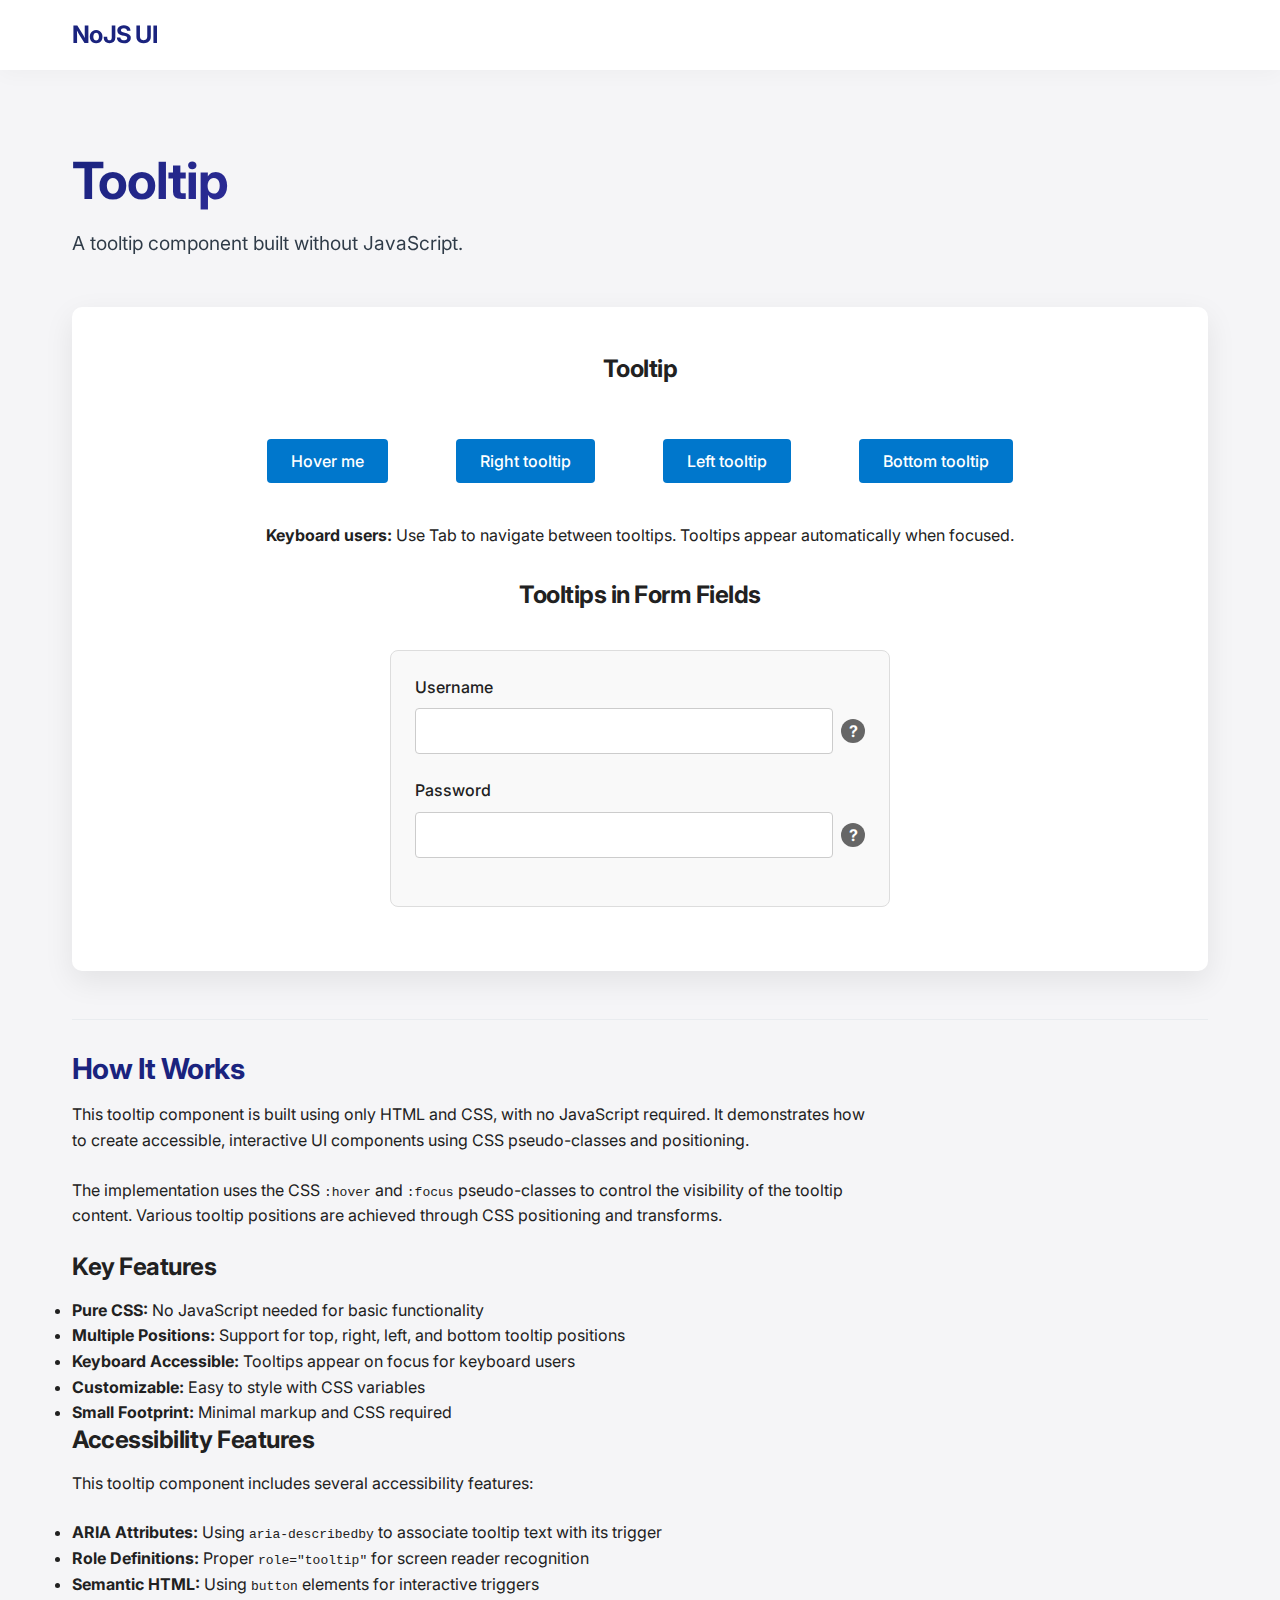
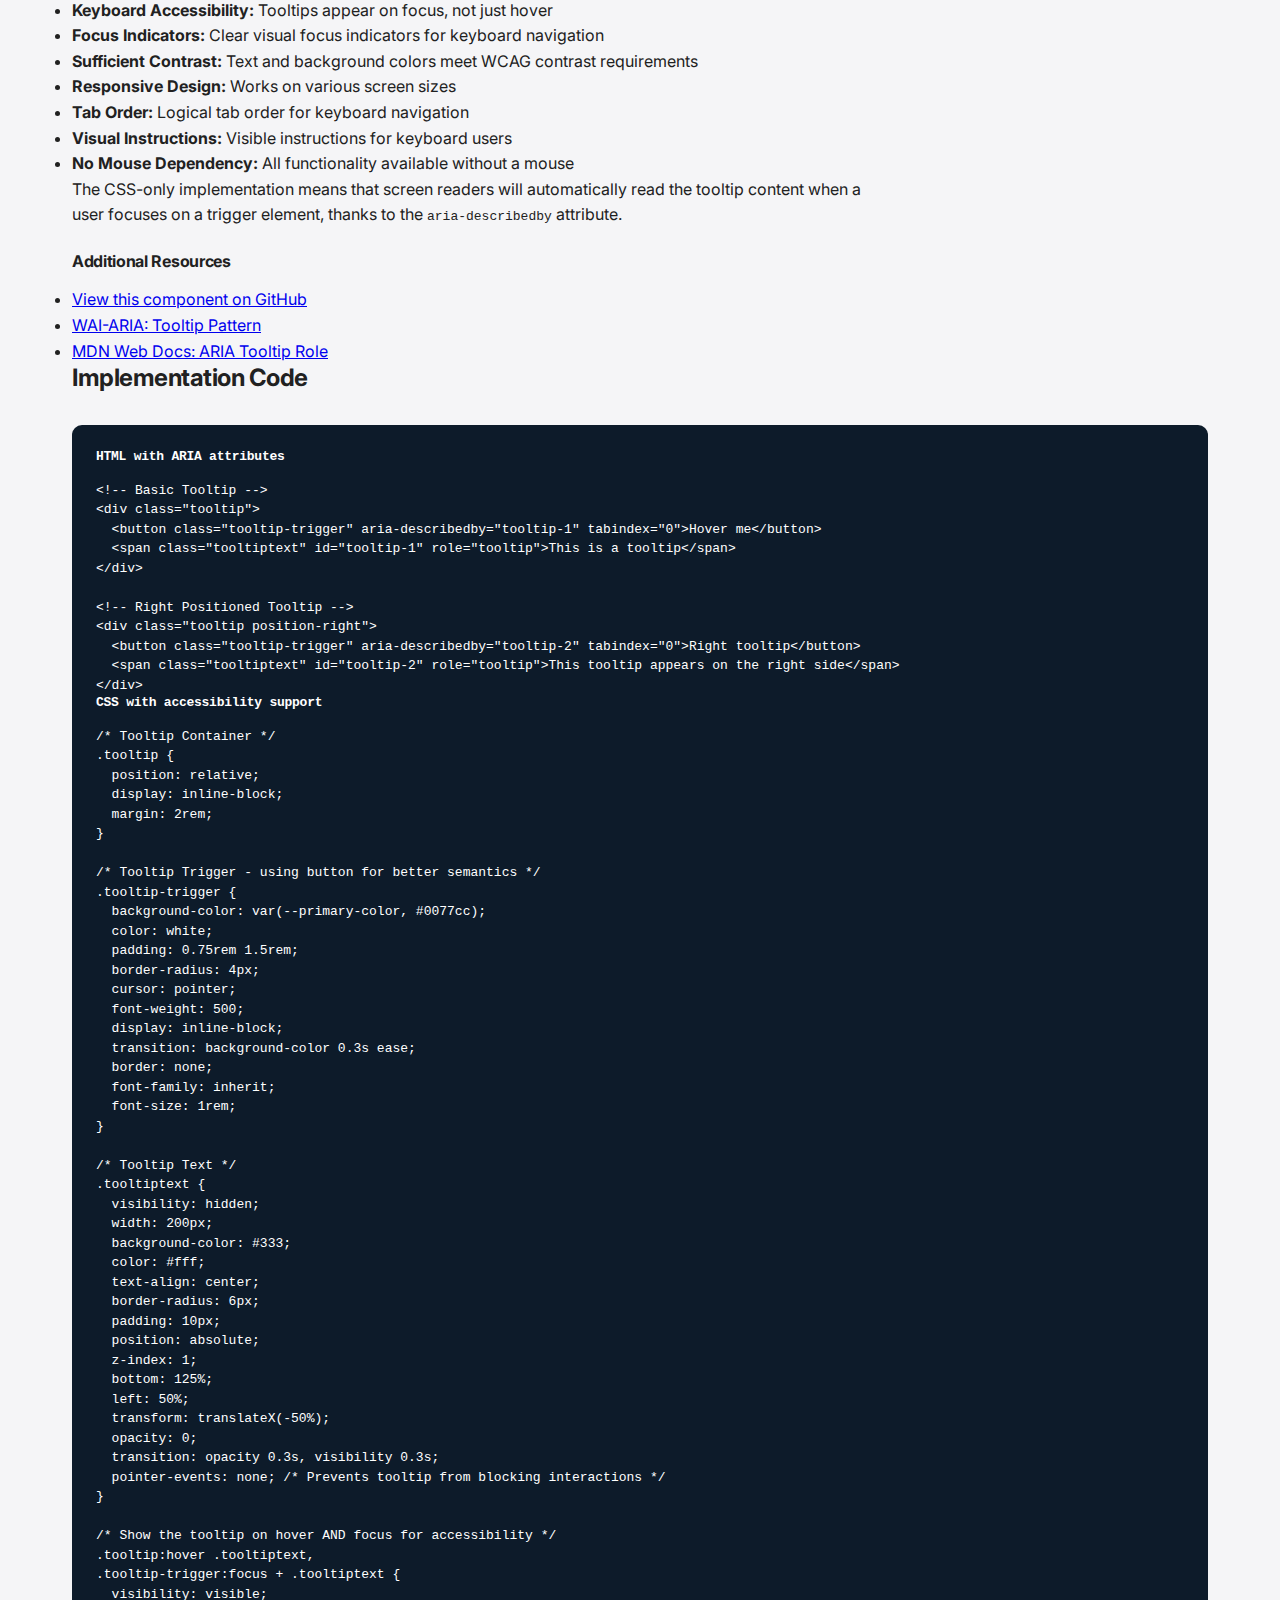
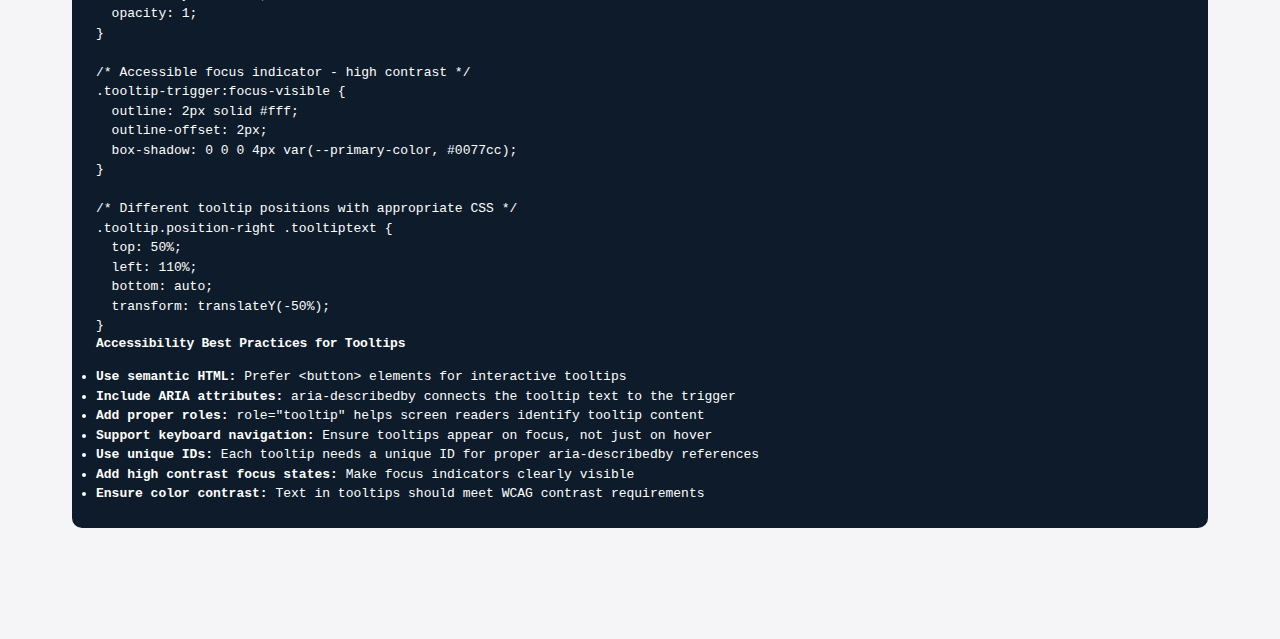
<file: components/tooltip/index.html>
<!DOCTYPE html>
<html lang="en">
  <head>
    <meta charset="UTF-8" />
    <meta
      name="viewport"
      content="width=device-width, initial-scale=1.0, maximum-scale=1.0, user-scalable=no"
    />
    <title>Tooltip | NoJS UI Components</title>
    <link rel="stylesheet" href="../../style.css" />
    <link rel="stylesheet" href="styles.css" />
  </head>
  <body>
    <header>
      <div class="container">
        <div class="header-content">
          <a href="/" class="logo">NoJS UI</a>
        </div>
      </div>
    </header>

    <main class="component-demo">
      <div class="container">
        <h1>Tooltip</h1>
        <p class="component-description">
          A tooltip component built without JavaScript.
        </p>

        <div class="demo-container">
          <h3>Tooltip</h3>
          <div class="tooltip-container">
            <div class="tooltip">
              <button
                class="tooltip-trigger"
                aria-describedby="tooltip-1"
                tabindex="0"
              >
                Hover me
              </button>
              <span class="tooltiptext" id="tooltip-1" role="tooltip"
                >This is a tooltip that appears on top</span
              >
            </div>

            <div class="tooltip position-right">
              <button
                class="tooltip-trigger"
                aria-describedby="tooltip-2"
                tabindex="0"
              >
                Right tooltip
              </button>
              <span class="tooltiptext" id="tooltip-2" role="tooltip"
                >This tooltip appears on the right side</span
              >
            </div>

            <div class="tooltip position-left">
              <button
                class="tooltip-trigger"
                aria-describedby="tooltip-3"
                tabindex="0"
              >
                Left tooltip
              </button>
              <span class="tooltiptext" id="tooltip-3" role="tooltip"
                >This tooltip appears on the left side</span
              >
            </div>

            <div class="tooltip position-bottom">
              <button
                class="tooltip-trigger"
                aria-describedby="tooltip-4"
                tabindex="0"
              >
                Bottom tooltip
              </button>
              <span class="tooltiptext" id="tooltip-4" role="tooltip"
                >This tooltip appears at the bottom</span
              >
            </div>
          </div>
          <p class="accessibility-note">
            <strong>Keyboard users:</strong> Use Tab to navigate between
            tooltips. Tooltips appear automatically when focused.
          </p>

          <h3>Tooltips in Form Fields</h3>
          <div class="form-example">
            <div class="form-field">
              <label for="username">Username</label>
              <div class="input-with-tooltip">
                <input
                  type="text"
                  id="username"
                  name="username"
                  aria-describedby="username-tooltip"
                />
                <div class="tooltip tooltip-help">
                  <button
                    class="tooltip-trigger tooltip-icon"
                    aria-describedby="username-tooltip"
                    tabindex="0"
                    aria-label="Help for username field"
                  >
                    ?
                  </button>
                  <span class="tooltiptext" id="username-tooltip" role="tooltip"
                    >Username must be 3-20 characters and contain only letters,
                    numbers, and underscores.</span
                  >
                </div>
              </div>
            </div>

            <div class="form-field">
              <label for="password">Password</label>
              <div class="input-with-tooltip">
                <input
                  type="password"
                  id="password"
                  name="password"
                  aria-describedby="password-tooltip"
                />
                <div class="tooltip tooltip-help">
                  <button
                    class="tooltip-trigger tooltip-icon"
                    aria-describedby="password-tooltip"
                    tabindex="0"
                    aria-label="Help for password field"
                  >
                    ?
                  </button>
                  <span class="tooltiptext" id="password-tooltip" role="tooltip"
                    >Password must be at least 8 characters and include a
                    number, a special character, and both upper and lowercase
                    letters.</span
                  >
                </div>
              </div>
            </div>
          </div>
        </div>

        <div class="component-info">
          <h2>How It Works</h2>
          <div class="how-it-works">
            <p>
              This tooltip component is built using only HTML and CSS, with no
              JavaScript required. It demonstrates how to create accessible,
              interactive UI components using CSS pseudo-classes and
              positioning.
            </p>
            <p>
              The implementation uses the CSS <code>:hover</code> and
              <code>:focus</code> pseudo-classes to control the visibility of
              the tooltip content. Various tooltip positions are achieved
              through CSS positioning and transforms.
            </p>

            <h3>Key Features</h3>
            <ul>
              <li>
                <strong>Pure CSS:</strong> No JavaScript needed for basic
                functionality
              </li>
              <li>
                <strong>Multiple Positions:</strong> Support for top, right,
                left, and bottom tooltip positions
              </li>
              <li>
                <strong>Keyboard Accessible:</strong> Tooltips appear on focus
                for keyboard users
              </li>
              <li>
                <strong>Customizable:</strong> Easy to style with CSS variables
              </li>
              <li>
                <strong>Small Footprint:</strong> Minimal markup and CSS
                required
              </li>
            </ul>
          </div>

          <h3>Accessibility Features</h3>
          <div class="accessibility-info">
            <p>
              This tooltip component includes several accessibility features:
            </p>
            <ul>
              <li>
                <strong>ARIA Attributes:</strong> Using
                <code>aria-describedby</code> to associate tooltip text with its
                trigger
              </li>
              <li>
                <strong>Role Definitions:</strong> Proper
                <code>role="tooltip"</code> for screen reader recognition
              </li>
              <li>
                <strong>Semantic HTML:</strong> Using
                <code>button</code> elements for interactive triggers
              </li>
              <li>
                <strong>Keyboard Accessibility:</strong> Tooltips appear on
                focus, not just hover
              </li>
              <li>
                <strong>Focus Indicators:</strong> Clear visual focus indicators
                for keyboard navigation
              </li>
              <li>
                <strong>Sufficient Contrast:</strong> Text and background colors
                meet WCAG contrast requirements
              </li>
              <li>
                <strong>Responsive Design:</strong> Works on various screen
                sizes
              </li>
              <li>
                <strong>Tab Order:</strong> Logical tab order for keyboard
                navigation
              </li>
              <li>
                <strong>Visual Instructions:</strong> Visible instructions for
                keyboard users
              </li>
              <li>
                <strong>No Mouse Dependency:</strong> All functionality
                available without a mouse
              </li>
            </ul>
            <p>
              The CSS-only implementation means that screen readers will
              automatically read the tooltip content when a user focuses on a
              trigger element, thanks to the
              <code>aria-describedby</code> attribute.
            </p>

            <h4>Additional Resources</h4>
            <ul>
              <li>
                <a
                  href="https://github.com/bilal-23/no-js/tree/main/components/tooltip"
                  target="_blank"
                  rel="noopener noreferrer"
                >
                  View this component on GitHub
                </a>
              </li>
              <li>
                <a
                  href="https://www.w3.org/WAI/ARIA/apg/patterns/tooltip/"
                  target="_blank"
                  rel="noopener noreferrer"
                >
                  WAI-ARIA: Tooltip Pattern
                </a>
              </li>
              <li>
                <a
                  href="https://developer.mozilla.org/en-US/docs/Web/Accessibility/ARIA/Roles/tooltip_role"
                  target="_blank"
                  rel="noopener noreferrer"
                >
                  MDN Web Docs: ARIA Tooltip Role
                </a>
              </li>
            </ul>
          </div>

          <h3>Implementation Code</h3>
          <div class="code-example">
            <h4>HTML with ARIA attributes</h4>
            <pre><code class="language-html">&lt;!-- Basic Tooltip --&gt;
&lt;div class="tooltip"&gt;
  &lt;button class="tooltip-trigger" aria-describedby="tooltip-1" tabindex="0"&gt;Hover me&lt;/button&gt;
  &lt;span class="tooltiptext" id="tooltip-1" role="tooltip"&gt;This is a tooltip&lt;/span&gt;
&lt;/div&gt;

&lt;!-- Right Positioned Tooltip --&gt;
&lt;div class="tooltip position-right"&gt;
  &lt;button class="tooltip-trigger" aria-describedby="tooltip-2" tabindex="0"&gt;Right tooltip&lt;/button&gt;
  &lt;span class="tooltiptext" id="tooltip-2" role="tooltip"&gt;This tooltip appears on the right side&lt;/span&gt;
&lt;/div&gt;</code></pre>

            <h4>CSS with accessibility support</h4>
            <pre><code class="language-css">/* Tooltip Container */
.tooltip {
  position: relative;
  display: inline-block;
  margin: 2rem;
}

/* Tooltip Trigger - using button for better semantics */
.tooltip-trigger {
  background-color: var(--primary-color, #0077cc);
  color: white;
  padding: 0.75rem 1.5rem;
  border-radius: 4px;
  cursor: pointer;
  font-weight: 500;
  display: inline-block;
  transition: background-color 0.3s ease;
  border: none;
  font-family: inherit;
  font-size: 1rem;
}

/* Tooltip Text */
.tooltiptext {
  visibility: hidden;
  width: 200px;
  background-color: #333;
  color: #fff;
  text-align: center;
  border-radius: 6px;
  padding: 10px;
  position: absolute;
  z-index: 1;
  bottom: 125%;
  left: 50%;
  transform: translateX(-50%);
  opacity: 0;
  transition: opacity 0.3s, visibility 0.3s;
  pointer-events: none; /* Prevents tooltip from blocking interactions */
}

/* Show the tooltip on hover AND focus for accessibility */
.tooltip:hover .tooltiptext,
.tooltip-trigger:focus + .tooltiptext {
  visibility: visible;
  opacity: 1;
}

/* Accessible focus indicator - high contrast */
.tooltip-trigger:focus-visible {
  outline: 2px solid #fff;
  outline-offset: 2px;
  box-shadow: 0 0 0 4px var(--primary-color, #0077cc);
}

/* Different tooltip positions with appropriate CSS */
.tooltip.position-right .tooltiptext {
  top: 50%;
  left: 110%;
  bottom: auto;
  transform: translateY(-50%);
}</code></pre>

            <h4>Accessibility Best Practices for Tooltips</h4>
            <ul>
              <li>
                <strong>Use semantic HTML:</strong> Prefer
                <code>&lt;button&gt;</code> elements for interactive tooltips
              </li>
              <li>
                <strong>Include ARIA attributes:</strong>
                <code>aria-describedby</code> connects the tooltip text to the
                trigger
              </li>
              <li>
                <strong>Add proper roles:</strong>
                <code>role="tooltip"</code> helps screen readers identify
                tooltip content
              </li>
              <li>
                <strong>Support keyboard navigation:</strong> Ensure tooltips
                appear on focus, not just on hover
              </li>
              <li>
                <strong>Use unique IDs:</strong> Each tooltip needs a unique ID
                for proper <code>aria-describedby</code> references
              </li>
              <li>
                <strong>Add high contrast focus states:</strong> Make focus
                indicators clearly visible
              </li>
              <li>
                <strong>Ensure color contrast:</strong> Text in tooltips should
                meet WCAG contrast requirements
              </li>
            </ul>
          </div>
        </div>
      </div>
    </main>
  </body>
</html>
</file>
<file: components/accordion/styles.css>
@import url("../component-base.css");

/* Accordion styles */

.demo-container {
  align-items: center;
  display: flex;
  flex-direction: column;
  gap: 2rem;
}

.accordion-container {
  height: auto;
  width: 500px;
  border-radius: var(--radius);
  overflow: hidden;
  box-shadow: var(--shadow);
  position: relative;
  background-color: var(--white);
  border: 1px solid rgba(0, 0, 0, 0.05);
}

.accordion-header {
  display: flex;
  justify-content: space-between;
  align-items: center;
  background-color: var(--white);
  padding: 1rem 1.5rem;
  width: 100%;
  cursor: pointer;
  font-weight: 500;
  color: var(--text);
  transition: var(--transition);
  border-bottom: 1px solid var(--light-gray);
  position: relative;
  z-index: 1;
}

/* Add keyboard focus styles */
.accordion-header:focus-visible {
  outline: 2px solid var(--focus-ring);
  outline-offset: -2px;
  box-shadow: 0 0 0 2px rgba(26, 35, 126, 0.3);
  background-color: rgba(179, 157, 219, 0.07);
}

.accordion-header:hover {
  background-color: rgba(179, 157, 219, 0.07);
}

/* Visual indication for keyboard users */
.accordion-header:focus {
  text-decoration: underline;
  text-decoration-thickness: 2px;
  text-decoration-color: var(--primary);
}

.accordion-item {
  display: flex;
  flex-direction: column;
  width: 100%;
}

.accordion-item:last-child .accordion-header {
  border-bottom: none;
}

/* Hide radio buttons but keep them accessible */
input[type="radio"],
input[type="checkbox"] {
  display: none;
}

/* Accordion content styling */
.accordion-content {
  display: none;
  padding: 0;
  max-height: 0;
  overflow: hidden;
  background-color: var(--white);
  transition: max-height 0.3s ease, padding 0.3s ease;
  font-size: 0.95rem;
  color: var(--text);
  opacity: 0.9;
  line-height: 1.6;
}

/* Show content when accordion is active */
input[type="radio"]:checked ~ .accordion-content,
input[type="checkbox"]:checked ~ .accordion-content {
  display: block;
  padding: 1.5rem;
  max-height: 300px;
  border-bottom: 1px solid var(--light-gray);
}

/* Add accordion icon */
.accordion-icon {
  position: relative;
  width: 16px;
  height: 16px;
  transition: transform 0.3s ease;
}

.accordion-icon::before,
.accordion-icon::after {
  content: "";
  position: absolute;
  background-color: var(--primary);
  transition: transform 0.3s ease;
}

.accordion-icon::before {
  width: 16px;
  height: 2px;
  top: 7px;
  left: 0;
}

.accordion-icon::after {
  width: 2px;
  height: 16px;
  top: 0;
  left: 7px;
}

/* Rotate plus to minus when active */
input[type="radio"]:checked ~ .accordion-header .accordion-icon::after,
input[type="checkbox"]:checked ~ .accordion-header .accordion-icon::after {
  transform: rotate(90deg);
  opacity: 0;
}

/* Style for active accordion header */
input[type="radio"]:checked ~ .accordion-header,
input[type="checkbox"]:checked ~ .accordion-header {
  background-color: rgba(179, 157, 219, 0.1);
  color: var(--primary);
  font-weight: 600;
  border-bottom: none;
}

/* Update aria-expanded attribute via CSS (for visual indication only) */
input[type="radio"]:checked ~ .accordion-header[aria-expanded="false"],
input[type="checkbox"]:checked ~ .accordion-header[aria-expanded="false"] {
  --pseudo-expanded: true;
}

input[type="radio"]:not(:checked) ~ .accordion-header[aria-expanded="true"],
input[type="checkbox"]:not(:checked) ~ .accordion-header[aria-expanded="true"] {
  --pseudo-expanded: false;
}

/* Using custom property as a visual indicator since we can't update aria attrs without JS */
.accordion-header[aria-expanded="true"]::before,
.accordion-header[style*="--pseudo-expanded: true"]::before {
  content: attr(aria-expanded);
  position: absolute;
  width: 1px;
  height: 1px;
  padding: 0;
  margin: -1px;
  overflow: hidden;
  clip: rect(0, 0, 0, 0);
  white-space: nowrap;
  border-width: 0;
}

/* Animation for accordion content */
@keyframes fadeDown {
  from {
    opacity: 0;
    transform: translateY(-10px);
  }
  to {
    opacity: 1;
    transform: translateY(0);
  }
}

input[type="radio"]:checked ~ .accordion-content,
input[type="checkbox"]:checked ~ .accordion-content {
  animation: fadeDown 0.3s ease forwards;
}

/* Add keyboard support for accordion headers */
.accordion-header:focus:active,
.accordion-header:active {
  background-color: rgba(179, 157, 219, 0.2);
}

/* Add a visible style for keyboard users to see which accordion has focus */
.accordion-item:focus-within .accordion-header {
  outline: 2px solid var(--primary);
  outline-offset: -2px;
  z-index: 2;
}

/* Responsive styles */
@media (max-width: 768px) {
  .accordion-container {
    width: 100%;
    max-width: 500px;
  }

  .accordion-header {
    padding: 1rem;
  }

  input[type="radio"]:checked ~ .accordion-content,
  input[type="checkbox"]:checked ~ .accordion-content {
    padding: 1rem;
  }
}

@media (max-width: 480px) {
  .accordion-header {
    font-size: 0.95rem;
  }

  .accordion-content {
    font-size: 0.9rem;
  }

  .accordion-icon {
    width: 14px;
    height: 14px;
  }

  .accordion-icon::before {
    width: 14px;
    top: 6px;
  }

  .accordion-icon::after {
    height: 14px;
    left: 6px;
  }
}

/* High-contrast mode improvements */
@media (forced-colors: active) {
  .accordion-header {
    border: 1px solid CanvasText;
  }

  .accordion-header:focus-visible {
    outline: 2px solid Highlight;
  }

  .accordion-icon::before,
  .accordion-icon::after {
    background-color: CanvasText;
  }
}
</file>
<file: components/dropdown-menu/styles.css>
@import url("../component-base.css");

/* Demo container layout */
.demo-container {
  display: flex;
  flex-wrap: wrap;
  justify-content: space-around;
  align-items: flex-start;
  gap: 2rem;
  height: 400px;
}

.demo-example {
  min-width: 300px;
}
.demo-example h3 {
  margin-bottom: 1.5rem;
  color: var(--primary);
  font-size: 1.25rem;
}

/* Dropdown toggle button */
.dropdown {
  position: relative;
  display: inline-block;
}
.dropdown-toggle {
  display: flex;
  align-items: center;
  gap: 0.5rem;
  background: var(--white);
  color: var(--primary);
  border: 2px solid var(--primary);
  border-radius: var(--radius);
  padding: 0.75rem 1.25rem;
  font-size: 1rem;
  font-weight: 500;
  cursor: pointer;
  transition: var(--transition);
}
.dropdown-toggle:hover {
  background-color: #f0f0ff;
}
.dropdown-toggle:focus {
  outline: none;
  box-shadow: 0 0 0 3px var(--focus-ring);
}
.caret {
  font-size: 0.75rem;
  transition: transform 0.2s ease;
}
.dropdown-menu {
  position: absolute;
  top: 100%;
  left: 0;
  min-width: 180px;
  background-color: var(--white);
  border-radius: var(--radius);
  box-shadow: 0 5px 15px rgba(0, 0, 0, 0.1);
  padding: 0.5rem 0;
  margin-top: 0.5rem;
  list-style: none;
  z-index: 10;
  opacity: 0;
  visibility: hidden;
  transform: translateY(-10px);
  transition: opacity 0.2s ease, transform 0.2s ease, visibility 0.2s;
  border: 1px solid var(--primary);
  border-radius: var(--radius);
}

/* Show dropdown menu on hover and focus */
.dropdown:hover .dropdown-menu,
.dropdown:focus-within .dropdown-menu {
  display: block;
  opacity: 1;
  visibility: visible;
  transform: translateY(0);
}
.dropdown:hover .caret,
.dropdown:focus-within .caret {
  transform: rotate(180deg);
}
.dropdown-item {
  display: block;
  margin: 0 0.5rem;
  padding: 0.5rem 1.25rem;
  color: var(--text);
  text-decoration: none;
  transition: background-color 0.2s ease;
  border-radius: var(--radius);
}
.dropdown-item:hover,
.dropdown-item:focus {
  background-color: rgba(230, 230, 250, 0.4);
  color: var(--primary);
}
.dropdown-item:focus {
  outline: none;
  box-shadow: 0 0 0 3px rgba(26, 35, 126, 0.3);
}
.divider {
  height: 1px;
  margin: 0.25rem 0;
  background-color: var(--light-gray);
}

/* Nested Menu */
.nav-dropdown {
  background-color: var(--primary);
  border-radius: var(--radius);
  padding: 0 1rem;
  position: relative;
}
.nav-menu {
  display: flex;
  list-style: none;
  justify-content: space-between;
  align-items: center;
  gap: 1rem;
  margin: 0;
  padding: 0.5rem 0.5rem;
}
.nav-item {
  position: relative;
}
.nav-link {
  display: flex;
  align-items: center;
  gap: 0.5rem;
  padding: 0.5rem 1rem;
  color: var(--white);
  text-decoration: none;
  font-weight: 500;
  transition: var(--transition);
  border-radius: var(--radius);
}

.nav-link:hover {
  color: var(--white);
  background-color: rgba(255, 255, 255, 0.1);
}
.nav-link:focus {
  outline: none;
  box-shadow: 0 0 0 3px rgba(172, 176, 224, 0.3);
  background-color: rgba(255, 255, 255, 0.1);
}

.nav-dropdown-menu {
  position: absolute;
  top: 100%;
  left: 0;
  min-width: 220px;
  background-color: var(--white);
  border-radius: 0 0 var(--radius) var(--radius);
  box-shadow: 0 5px 15px rgba(0, 0, 0, 0.1);
  padding: 0.5rem 0;
  margin-top: 0;
  list-style: none;
  z-index: 10;
  opacity: 0;
  visibility: hidden;
  transform: translateY(-10px);
  transition: opacity 0.2s ease, transform 0.2s ease, visibility 0.2s;
}

.has-dropdown {
  position: relative;
}

/* Desktop dropdown behavior */
@media (min-width: 769px) {
  .has-dropdown:hover > .nav-dropdown-menu,
  .has-dropdown:focus-within > .nav-dropdown-menu,
  .has-dropdown:hover > .nav-dropdown-submenu,
  .has-dropdown:focus-within > .nav-dropdown-submenu {
    opacity: 1;
    visibility: visible;
    transform: translateY(0);
  }

  .has-dropdown:hover > .nav-link .caret,
  .has-dropdown:focus-within > .nav-link .caret {
    transform: rotate(180deg);
  }
}

.caret-right {
  margin-left: auto;
  font-size: 0.7rem;
}

.nav-dropdown-submenu {
  position: absolute;
  top: 0;
  left: 100%;
  min-width: 180px;
  background-color: var(--white);
  border-radius: 0 var(--radius) var(--radius) var(--radius);
  box-shadow: 0 5px 15px rgba(0, 0, 0, 0.1);
  padding: 0.5rem 0;
  list-style: none;
  z-index: 11;
  opacity: 0;
  visibility: hidden;
  transform: translateX(-10px);
  transition: opacity 0.2s ease, transform 0.2s ease, visibility 0.2s;
}

/* Hide mobile elements by default */
.mobile-menu-checkbox,
.mobile-menu-toggle,
.dropdown-checkbox,
.dropdown-toggle-label {
  display: none;
}

/* Hide mobile-only elements on desktop */
.mobile-only {
  display: none;
}

/* Enhanced responsive styles for the dropdown component */
@media (max-width: 768px) {
  .demo-container {
    flex-direction: column;
    height: auto;
    min-height: 600px;
    padding: 1rem;
  }

  .demo-example {
    width: 100%;
    margin-bottom: 2rem;
  }

  .nav-dropdown {
    width: 100%;
    padding: 0.5rem;
  }

  /* Remove hamburger and show all nav links in a vertical layout */
  .nav-menu {
    flex-direction: column;
    width: 100%;
    gap: 0;
    padding: 0;
  }

  .nav-item {
    width: 100%;
    border-top: 1px solid rgba(255, 255, 255, 0.1);
  }

  .nav-item:first-child {
    border-top: none;
  }

  .nav-link {
    width: 100%;
    justify-content: space-between;
    padding: 0.75rem 1rem;
  }

  /* Dropdown mobile checkbox */
  .dropdown-checkbox {
    display: none;
  }

  .dropdown-toggle-label {
    display: block;
    position: absolute;
    top: 0;
    right: 0;
    width: 50px;
    height: 100%;
    cursor: pointer;
    z-index: 2;
  }

  .nav-dropdown-menu {
    position: static;
    width: 100%;
    opacity: 0;
    visibility: hidden;
    max-height: 0;
    overflow: hidden;
    margin: 0;
    padding: 0;
    box-shadow: none;
    transform: none;
    transition: opacity 0.3s ease, visibility 0.3s ease, max-height 0.3s ease;
    background-color: rgba(255, 255, 255, 0.1);
    border-radius: 0;
  }

  .nav-dropdown-submenu {
    position: static;
    width: 100%;
    opacity: 0;
    visibility: hidden;
    max-height: 0;
    overflow: hidden;
    margin: 0;
    padding: 0;
    box-shadow: none;
    transform: none;
    transition: opacity 0.3s ease, visibility 0.3s ease, max-height 0.3s ease;
    background-color: rgba(0, 0, 0, 0.05);
    border-radius: 0;
  }

  /* CSS-only mobile dropdown toggle */
  .dropdown-checkbox:checked ~ .nav-dropdown-menu,
  .dropdown-checkbox:checked ~ .nav-dropdown-submenu {
    opacity: 1;
    visibility: visible;
    max-height: 500px;
    padding: 0.5rem 0;
  }

  /* For backwards compatibility, keep hover support too */
  .has-dropdown:hover > .nav-dropdown-menu,
  .has-dropdown:focus-within > .nav-dropdown-menu,
  .has-dropdown:hover > .nav-dropdown-submenu,
  .has-dropdown:focus-within > .nav-dropdown-submenu {
    opacity: 1;
    visibility: visible;
    max-height: 500px;
    padding: 0.5rem 0;
  }

  .dropdown-item {
    padding: 0.75rem 2rem;
  }
  .nested-dropdown .dropdown-item,
  .nav-dropdown-submenu .dropdown-item {
    color: var(--white);
  }
  /* Adjust arrow directions for mobile */
  .caret-right {
    transform: rotate(90deg);
  }

  .dropdown-checkbox:checked ~ .dropdown-item .caret-right,
  .has-dropdown:hover > .dropdown-item .caret-right,
  .has-dropdown:focus-within > .dropdown-item .caret-right {
    transform: rotate(-90deg);
  }

  .dropdown-checkbox:checked ~ .nav-link .caret,
  .has-dropdown:hover > .nav-link .caret,
  .has-dropdown:focus-within > .nav-link .caret {
    transform: rotate(180deg);
  }
}

@media (max-width: 480px) {
  .demo-container {
    padding: 1rem;
  }

  .dropdown-toggle {
    width: 100%;
    justify-content: space-between;
    padding: 0.75rem 1rem;
  }

  .dropdown-menu {
    width: 100%;
    min-width: 180px;
  }

  .nav-dropdown {
    padding: 0;
  }

  .nav-link,
  .dropdown-item {
    padding: 0.75rem 1rem;
    font-size: 0.95rem;
  }

  .nav-dropdown-menu .dropdown-item {
    padding-left: 1.5rem;
  }

  .nav-dropdown-submenu .dropdown-item {
    padding-left: 2.5rem;
  }

  .component-info h2 {
    font-size: 1.5rem;
  }

  .component-info h3 {
    font-size: 1.25rem;
  }
}

/* Accessibility info section styling - matching the tabs component */
.accessibility-info {
  background-color: #f8f9fa;
  border-left: 4px solid var(--primary);
  padding: 1.5rem;
  margin: 1.5rem 0;
  border-radius: 0 4px 4px 0;
}

.accessibility-info h4 {
  color: var(--primary);
  margin-top: 1.5rem;
  margin-bottom: 0.75rem;
}

.accessibility-info h4:first-child {
  margin-top: 0;
}

.accessibility-info ul {
  padding-left: 1.5rem;
  margin-bottom: 1rem;
}

.accessibility-info li {
  margin-bottom: 0.75rem;
  line-height: 1.5;
}

.accessibility-info strong {
  color: #333;
  font-family: monospace;
  background-color: #eee;
  padding: 2px 4px;
  border-radius: 3px;
}

.accessibility-info code {
  background-color: #eee;
  padding: 2px 4px;
  border-radius: 3px;
}
</file>
<file: components/modal/styles.css>
@import url("../component-base.css");

/* Modal specific styles */
.demo-container {
  display: flex;
  justify-content: center;
  align-items: center;
  margin: 2rem 0;
}

/* Modal trigger button styling */
.modal-trigger {
  background-color: var(--primary);
  color: #fff;
  padding: 10px 20px;
  border-radius: 5px;
  cursor: pointer;
  transition: background-color 0.3s ease;
  outline: none;
  border: none;
}

/* Keyboard focus styling for the trigger */
.modal-trigger:focus,
.modal-trigger:hover {
  outline: 3px solid var(--focus-ring, #4d90fe);
  outline-offset: 2px;
}

/* Dialog styling */
.modal-dialog {
  padding: 0;
  border: none;
  border-radius: 8px;
  max-width: 90%;
  width: 500px;
  box-shadow: 0 4px 15px rgba(0, 0, 0, 0.2);
  position: fixed;
  top: 50%;
  left: 50%;
  transform: translate(-50%, -50%);
  z-index: 1000;
}

/* Dialog backdrop */
.modal-dialog::backdrop {
  background-color: rgba(0, 0, 0, 0.5);
}

/* Modal content styling */
.modal-content {
  padding: 25px;
  position: relative;
}

.modal-content h2 {
  margin-bottom: 1rem;
  font-size: 1.8rem;
  color: var(--primary);
}

.modal-content p {
  margin-bottom: 1.5rem;
  line-height: 1.5;
}

/* Close button styling */
.modal-close {
  position: absolute;
  top: 10px;
  right: 10px;
  cursor: pointer;
  height: 30px;
  width: 30px;
  display: flex;
  align-items: center;
  justify-content: center;
  border-radius: 50%;
  background-color: #f1f1f1;
  font-size: 1.2rem;
  transition: background-color 0.3s;
  border: none;
}

.modal-close:hover,
.modal-close:focus {
  background-color: #e0e0e0;
  outline: 2px solid var(--focus-ring, #4d90fe);
}

/* Modal action buttons */
.modal-actions {
  display: flex;
  justify-content: flex-end;
  margin-top: 1rem;
}

.modal-button {
  padding: 8px 16px;
  background-color: var(--primary);
  color: white;
  border-radius: 4px;
  cursor: pointer;
  transition: background-color 0.3s;
  border: none;
}

.modal-button:hover,
.modal-button:focus {
  outline: 2px solid var(--focus-ring, #4d90fe);
  outline-offset: 2px;
}

/* Accessibility info section styling */
.accessibility-info {
  background-color: #f8f9fa;
  border-left: 4px solid var(--primary);
  padding: 1.5rem;
  margin: 1.5rem 0;
  border-radius: 0 4px 4px 0;
}

.accessibility-info h4 {
  color: var(--primary);
  margin-top: 1.5rem;
  margin-bottom: 0.75rem;
}

.accessibility-info h4:first-child {
  margin-top: 0;
}

.accessibility-info ul {
  padding-left: 1.5rem;
  margin-bottom: 1rem;
}

.accessibility-info li {
  margin-bottom: 0.75rem;
  line-height: 1.5;
}

.accessibility-info strong {
  color: #333;
  font-family: monospace;
  background-color: #eee;
  padding: 2px 4px;
  border-radius: 3px;
}

.accessibility-info code {
  background-color: #eee;
  padding: 2px 4px;
  border-radius: 3px;
}
</file>
<file: components/tabs/styles.css>
@import url("../component-base.css");

/* Tabs specific styles will be added here */

.demo-container {
  align-items: center;
  display: flex;
  flex-direction: column;
  gap: 2rem;
}

.tab-container {
  height: auto;
  width: 500px;
  border: 1px solid #ccc;
  position: relative;
}

.tab-header {
  display: flex;
  gap: 1rem;
  background-color: var(--white);
  padding: 1rem;
  box-shadow: var(--shadow);
  width: 100%;
}

.tab-button {
  background-color: var(--primary);
  color: #fff;
  padding: 10px 20px;
  border-radius: 5px;
  cursor: pointer;
  transition: background-color 0.3s ease, outline 0.2s ease;
  outline: none;
  border: none;
  width: 100%;
  opacity: 1;
  text-align: center;
}

/* Improved focus styles for keyboard navigation */
.tab-button:focus-visible {
  outline: 3px solid var(--focus-ring, #4d90fe);
  outline-offset: 2px;
}

.tab-button:hover {
  opacity: 0.9;
}

input[type="radio"] {
  display: none;
}

/* Highlight active tab label */
#tab-1:checked ~ .tab-header label[for="tab-1"],
#tab-2:checked ~ .tab-header label[for="tab-2"],
#v-tab-1:checked ~ .tab-header label[for="v-tab-1"],
#v-tab-2:checked ~ .tab-header label[for="v-tab-2"] {
  background-color: var(--secondary, #0056b3);
  box-shadow: 0 0 5px rgba(0, 0, 0, 0.3);
  font-weight: bold;
}

/* Update ARIA selected state via CSS */
#tab-1:checked ~ .tab-header #label-tab-1,
#v-tab-1:checked ~ .tab-header #label-v-tab-1 {
  aria-selected: true;
}

#tab-2:checked ~ .tab-header #label-tab-2,
#v-tab-2:checked ~ .tab-header #label-v-tab-2 {
  aria-selected: true;
}

#tab-1:not(:checked) ~ .tab-header #label-tab-1,
#tab-2:not(:checked) ~ .tab-header #label-tab-2,
#v-tab-1:not(:checked) ~ .tab-header #label-v-tab-1,
#v-tab-2:not(:checked) ~ .tab-header #label-v-tab-2 {
  aria-selected: false;
}

.tabs-content {
  padding: 1rem;
  background-color: var(--white);
  width: 100%;
}

.tab-content {
  display: none;
  /* Nice fade-in effect */
  animation: fadeIn 0.3s ease-in-out;
}

@keyframes fadeIn {
  from {
    opacity: 0;
  }
  to {
    opacity: 1;
  }
}

/* Show content for active tab */
#tab-1:checked ~ .tabs-content .tab-content[data-tab="tab-1"],
#tab-2:checked ~ .tabs-content .tab-content[data-tab="tab-2"],
#v-tab-1:checked ~ .tabs-content .tab-content[data-tab="v-tab-1"],
#v-tab-2:checked ~ .tabs-content .tab-content[data-tab="v-tab-2"] {
  display: block;
}

/* Keyboard navigation styles */
.tab-content:focus-visible {
  outline: 2px dashed var(--focus-ring, #4d90fe);
  outline-offset: 4px;
}

/* Vertical tabs layout */
.tabs-vertical {
  display: flex;
  flex-direction: row;
  gap: 0;
  height: 300px;
}

.tabs-vertical .tab-header {
  flex-direction: column;
  width: 200px;
  height: 100%;
}

.tabs-vertical .tabs-content {
  flex: 1;
  height: 100%;
  overflow: auto;
}
</file>
<file: components/toggle-switch/styles.css>
@import url("../component-base.css");

.demo-container {
  display: flex;
  flex-direction: column;
  gap: 2rem;
  align-items: center;
  width: 100%;
  padding: 1.5rem 0;
}

.toggle-container {
  display: flex;
  flex-direction: row;
  flex-wrap: wrap;
  gap: 5rem;
  justify-content: center;
  align-items: center;
  margin-bottom: 1rem;
  width: 100%;
}

/* Toggle Switch Container */
.toggle-switch {
  position: relative;
  display: inline-block;
}

/* Hide the default checkbox */
.toggle-input {
  position: absolute;
  opacity: 0;
  width: 0;
  height: 0;
}

/* The switch track (background) */
.toggle-label {
  display: block;
  width: 3.5rem;
  height: 1.75rem;
  border-radius: 1.75rem;
  background-color: var(--light-gray);
  cursor: pointer;
  transition: var(--transition);
  position: relative;
  /* Add a subtle border for better definition */
  border: 1px solid rgba(0, 0, 0, 0.1);
}

/* The switch button (the circle) */
.toggle-button {
  position: absolute;
  top: 0.25rem;
  left: 0.25rem;
  width: 1.25rem;
  height: 1.25rem;
  border-radius: 50%;
  background-color: var(--white);
  transition: var(--transition);
  /* Add a subtle shadow for depth */
  box-shadow: var(--shadow);
}

/* When checked - change track color */
.toggle-input:checked + .toggle-label {
  background: linear-gradient(135deg, var(--primary), #7c4dff);
}

/* When checked - move the button */
.toggle-input:checked + .toggle-label .toggle-button {
  transform: translateX(1.75rem);
}

/* Focus styles for accessibility */
.toggle-input:focus-visible + .toggle-label {
  outline: 2px solid var(--focus-ring);
  outline-offset: 2px;
}

/* Toggle Switch with Text Label */
.toggle-switch-with-label {
  display: flex;
  align-items: center;
  gap: 0.75rem;
  min-width: 200px;
}

.toggle-switch-with-label .toggle-label {
  display: flex;
  align-items: center;
  flex-shrink: 0;
}

.toggle-text {
  margin-left: 4rem;
  font-weight: 500;
  color: var(--text);
}

/* Different sizes for toggle switches */
.toggle-switch-small .toggle-label {
  width: 2.5rem;
  height: 1.25rem;
}

.toggle-switch-small .toggle-button {
  width: 0.75rem;
  height: 0.75rem;
}

.toggle-switch-small .toggle-input:checked + .toggle-label .toggle-button {
  transform: translateX(1.25rem);
}

.toggle-switch-large .toggle-label {
  width: 4.5rem;
  height: 2.25rem;
}

.toggle-switch-large .toggle-button {
  width: 1.75rem;
  height: 1.75rem;
}

.toggle-switch-large .toggle-input:checked + .toggle-label .toggle-button {
  transform: translateX(2.25rem);
}

/* Hover effects for better UX */
.toggle-label:hover {
  background-color: #d1d1d1;
}

.toggle-input:checked + .toggle-label:hover {
  background: linear-gradient(135deg, var(--primary), #6c3ddf);
  box-shadow: 0 5px 15px rgba(124, 77, 255, 0.2);
}

/* Screen reader only class */
.sr-only {
  position: absolute;
  width: 1px;
  height: 1px;
  padding: 0;
  margin: -1px;
  overflow: hidden;
  clip: rect(0, 0, 0, 0);
  white-space: nowrap;
  border-width: 0;
}

/* Form example styling */
.form-example {
  width: 100%;
  max-width: 500px;
  margin: 1rem auto;
  padding: 1.5rem;
  border: 1px solid #ddd;
  border-radius: 8px;
  background-color: #f9f9f9;
  border: none;
}

.form-example legend {
  font-weight: 600;
  margin-bottom: 1rem;
  padding: 0 0.5rem;
}

.form-field {
  margin-bottom: 1.5rem;
  display: flex;
  align-items: center;
}

.form-field .toggle-switch-with-label {
  width: 100%;
}

.form-field .toggle-text {
  flex: 1;
}

.form-field:last-child {
  margin-bottom: 0;
}

/* Accessibility note */
.accessibility-note {
  background-color: var(--light-gray);
  border-left: 4px solid var(--primary);
  padding: 0.75rem 1rem;
  margin: 1rem 0;
  border-radius: 0 var(--radius) var(--radius) 0;
  font-size: 0.9rem;
  width: 100%;
  max-width: 800px;
}

/* Disabled state */
.toggle-input:disabled + .toggle-label {
  opacity: 0.6;
  cursor: not-allowed;
}

/* High contrast mode support */
@media (forced-colors: active) {
  .toggle-label {
    border: 1px solid;
  }

  .toggle-button {
    background-color: ButtonFace;
    border: 1px solid ButtonText;
  }

  .toggle-input:checked + .toggle-label {
    background-color: Highlight;
  }
}

/* Respect user's reduced motion preferences */
@media (prefers-reduced-motion: reduce) {
  .toggle-button,
  .toggle-label {
    transition: none;
  }
}

/* Touch device optimization */
@media (hover: none) and (pointer: coarse) {
  .toggle-label {
    height: 2rem; /* Larger touch target */
  }

  .toggle-button {
    width: 1.5rem;
    height: 1.5rem;
  }

  .toggle-switch-small .toggle-label {
    height: 1.5rem;
  }

  .toggle-switch-small .toggle-button {
    width: 1rem;
    height: 1rem;
  }
}

/* Responsive adjustments */
@media (max-width: 768px) {
  .toggle-container {
    gap: 3rem;
    flex-direction: column;
    align-items: flex-start;
    padding: 0 2rem;
  }

  .toggle-switch-with-label {
    width: 100%;
    justify-content: space-between;
  }

  .toggle-text {
    margin-left: 0;
    order: -1;
  }

  .form-example {
    padding: 1.2rem;
  }

  .form-field .toggle-switch-with-label {
    flex-direction: row;
    justify-content: space-between;
  }
}

@media (max-width: 480px) {
  .demo-container {
    padding: 1rem 0.5rem;
  }

  .toggle-container {
    gap: 2rem;
    padding: 0 1rem;
  }

  .form-example {
    padding: 1rem;
  }
}
</file>
<file: components/tooltip/styles.css>
@import url("../component-base.css");

.demo-container {
  display: flex;
  flex-direction: column;
  gap: 0.5rem;
  align-items: center;
}

/* Tooltip Container */
.tooltip {
  position: relative;
  display: inline-block;
  margin: 2rem;
}

/* Tooltip Trigger */
.tooltip-trigger {
  background-color: var(--primary-color, #0077cc);
  color: white;
  padding: 0.75rem 1.5rem;
  border-radius: 4px;
  cursor: pointer;
  font-weight: 500;
  display: inline-block;
  transition: background-color 0.3s ease;
  border: none;
  font-family: inherit;
  font-size: 1rem;
}

.tooltip-trigger:hover {
  background-color: var(--primary-dark, #005fa3);
}

/* Tooltip Text */
.tooltiptext {
  visibility: hidden;
  width: 200px;
  background-color: #333;
  color: #fff;
  text-align: center;
  border-radius: 6px;
  padding: 10px;
  position: absolute;
  z-index: 1;
  bottom: 125%;
  left: 50%;
  transform: translateX(-50%);
  opacity: 0;
  transition: opacity 0.3s, visibility 0.3s;

  /* Add a subtle shadow */
  box-shadow: 0 4px 8px rgba(0, 0, 0, 0.15);

  /* Font styling */
  font-size: 0.9rem;
  line-height: 1.4;

  /* Improved accessibility */
  pointer-events: none; /* Prevents the tooltip from blocking mouse events */
}

/* Tooltip Arrow */
.tooltiptext::after {
  content: "";
  position: absolute;
  top: 100%;
  left: 50%;
  margin-left: -8px;
  border-width: 8px;
  border-style: solid;
  border-color: #333 transparent transparent transparent;
}

/* Show the tooltip on hover */
.tooltip:hover .tooltiptext {
  visibility: visible;
  opacity: 1;
}

/* Different tooltip positions */
.tooltip.position-right .tooltiptext {
  top: 50%;
  left: 110%;
  bottom: auto;
  transform: translateY(-50%);
}

.tooltip.position-right .tooltiptext::after {
  top: 50%;
  left: -16px;
  margin-left: 0;
  margin-top: -8px;
  border-color: transparent #333 transparent transparent;
}

.tooltip.position-left .tooltiptext {
  top: 50%;
  right: 110%;
  left: auto;
  bottom: auto;
  transform: translateY(-50%);
}

.tooltip.position-left .tooltiptext::after {
  top: 50%;
  right: -16px;
  left: auto;
  margin-top: -8px;
  border-color: transparent transparent transparent #333;
}

.tooltip.position-bottom .tooltiptext {
  top: 125%;
  bottom: auto;
}

.tooltip.position-bottom .tooltiptext::after {
  bottom: 100%;
  top: auto;
  border-color: transparent transparent #333 transparent;
}

/* Focus styles for accessibility */
.tooltip-trigger:focus + .tooltiptext,
.tooltip-trigger:focus-visible + .tooltiptext {
  visibility: visible;
  opacity: 1;
}

/* Accessible focus indicator */
.tooltip-trigger:focus-visible {
  outline: 2px solid #fff;
  outline-offset: 2px;
  box-shadow: 0 0 0 4px var(--primary-color, #0077cc);
}

/* Remove default button styles that might interfere */
.tooltip-trigger::-moz-focus-inner {
  border: 0;
}

/* Respect user's reduced motion preferences */
@media (prefers-reduced-motion: reduce) {
  .tooltiptext {
    transition: none;
  }
}

/* High contrast mode improvements */
@media (forced-colors: active) {
  .tooltip-trigger {
    border: 1px solid;
  }

  .tooltiptext {
    border: 1px solid;
  }

  .tooltip-trigger:focus-visible {
    outline: 2px solid;
    outline-offset: 2px;
  }
}

/* Ensure tooltips are large enough on touch devices */
@media (hover: none) and (pointer: coarse) {
  .tooltip-trigger {
    padding: 1rem 1.5rem; /* Larger touch target */
  }

  .tooltiptext {
    padding: 1rem;
    font-size: 1rem;
  }
}

/* Form example styling */
.form-example {
  width: 100%;
  max-width: 500px;
  margin: 1rem auto;
  padding: 1.5rem;
  border: 1px solid #ddd;
  border-radius: 8px;
  background-color: #f9f9f9;
}

.form-field {
  margin-bottom: 1.5rem;
}

.form-field label {
  display: block;
  margin-bottom: 0.5rem;
  font-weight: 500;
}

.input-with-tooltip {
  display: flex;
  align-items: center;
  position: relative;
}

.input-with-tooltip input {
  flex: 1;
  padding: 0.75rem;
  border: 1px solid #ccc;
  border-radius: 4px;
  font-size: 1rem;
  font-family: inherit;
}

.tooltip-help {
  margin: 0 0 0 0.5rem;
}

.tooltip-icon {
  width: 24px;
  height: 24px;
  border-radius: 50%;
  padding: 0;
  font-weight: bold;
  line-height: 1;
  font-size: 1rem;
  display: flex;
  align-items: center;
  justify-content: center;
  background-color: #666;
}

.tooltip-icon:hover,
.tooltip-icon:focus {
  background-color: #444;
}

/* Tooltip positioning for help icons */
.tooltip-help .tooltiptext {
  bottom: auto;
  top: -8px;
  transform: translateY(-100%) translateX(-50%);
  width: 250px;
}

.tooltip-help .tooltiptext::after {
  top: 100%;
  bottom: auto;
  border-color: #333 transparent transparent transparent;
}

/* iOS support for form elements */
@supports (-webkit-touch-callout: none) {
  .input-with-tooltip input {
    font-size: 16px; /* Prevents zoom on iOS */
  }
}
</file>
<file: style.css>
/* Font imports */
@import url("https://fonts.googleapis.com/css2?family=Inter:wght@400;500;600;700&display=swap");

/* Reset and base styles */
:root {
  --primary: #1a237e;
  --secondary: #0d1b2a;
  --accent: #b39ddb;
  --text: #212121;
  --background: #f5f5f7;
  --light-gray: #e9ecef;
  --white: #ffffff;
  --shadow: 0 10px 30px rgba(0, 0, 0, 0.08);
  --card-shadow: 0 15px 35px rgba(0, 0, 0, 0.1);
  --radius: 10px;
  --transition: all 0.3s cubic-bezier(0.25, 0.8, 0.25, 1);
}

* {
  margin: 0;
  padding: 0;
  box-sizing: border-box;
}

body {
  font-family: "Inter", -apple-system, BlinkMacSystemFont, sans-serif;
  color: var(--text);
  background-color: var(--background);
  line-height: 1.6;
}

h1,
h2,
h3,
h4,
h5,
h6 {
  font-weight: 700;
  margin-bottom: 1rem;
  line-height: 1.2;
  letter-spacing: -0.02em;
}

h1 {
  font-size: 3.2rem;
  background: linear-gradient(135deg, var(--primary), #7c4dff);
  -webkit-background-clip: text;
  -webkit-text-fill-color: transparent;
  background-clip: text;
}

h2 {
  font-size: 2.5rem;
}

h3 {
  font-size: 1.5rem;
}

p {
  margin-bottom: 1.5rem;
}

.container {
  width: 100%;
  max-width: 1200px;
  margin: 0 auto;
  padding: 0 2rem;
}

/* Header styles */
header {
  background-color: rgba(255, 255, 255, 0.95);
  backdrop-filter: blur(10px);
  -webkit-backdrop-filter: blur(10px);
  box-shadow: 0 4px 20px rgba(0, 0, 0, 0.03);
  position: sticky;
  top: 0;
  z-index: 100;
}

.header-content {
  display: flex;
  justify-content: space-between;
  align-items: center;
  padding: 1rem 0;
}

.logo {
  font-size: 1.5rem;
  font-weight: 700;
  color: var(--primary);
  text-decoration: none;
  letter-spacing: -0.03em;
}

.nav {
  display: flex;
  gap: 2rem;
}

.nav-link {
  color: var(--text);
  text-decoration: none;
  font-weight: 500;
  transition: color 0.2s ease;
  font-size: 0.95rem;
  position: relative;
}

.nav-link::after {
  content: "";
  position: absolute;
  width: 0;
  height: 2px;
  bottom: -4px;
  left: 50%;
  transform: translateX(-50%);
  background-color: var(--accent);
  transition: width 0.3s ease;
  transform-origin: center;
}

.nav-link:hover {
  color: var(--primary);
}

.nav-link:hover::after {
  width: 100%;
}

/* Hero section */
.hero {
  padding: 8rem 0 6rem;
  text-align: center;
  background: radial-gradient(
      circle at 20% 30%,
      rgba(179, 157, 219, 0.15) 0%,
      transparent 50%
    ),
    radial-gradient(
      circle at 80% 60%,
      rgba(25, 118, 210, 0.1) 0%,
      transparent 50%
    );
  position: relative;
  overflow: hidden;
  z-index: 11;
}

.hero-title {
  margin-bottom: 1.5rem;
  color: var(--primary);
  position: relative;
}

.hero-description {
  max-width: 700px;
  margin: 0 auto 2.5rem;
  font-size: 1.25rem;
  color: var(--secondary);
  opacity: 0.9;
}

.button {
  display: inline-block;
  background: linear-gradient(135deg, var(--primary), #7c4dff);
  color: var(--white);
  padding: 0.9rem 2rem;
  border-radius: 30px;
  text-decoration: none;
  font-weight: 600;
  transition: var(--transition);
  box-shadow: 0 5px 15px rgba(124, 77, 255, 0.4);
  letter-spacing: 0.02em;
  cursor: pointer;
  z-index: 11;
}

.button:hover {
  transform: translateY(-3px);
  box-shadow: 0 8px 25px rgba(124, 77, 255, 0.5);
}

/* Components showcase */
.components {
  padding: 7rem 0;
  background-color: var(--background);
  position: relative;
}

.section-title {
  text-align: center;
  margin-bottom: 4rem;
  color: var(--primary);
  position: relative;
}

.section-title::after {
  content: "";
  position: absolute;
  width: 80px;
  height: 4px;
  background: linear-gradient(to right, var(--primary), var(--accent));
  bottom: -15px;
  left: 50%;
  transform: translateX(-50%);
  border-radius: 2px;
}

.components-grid {
  display: grid;
  grid-template-columns: repeat(auto-fill, minmax(340px, 1fr));
  gap: 2.5rem;
}

.component-card {
  background-color: var(--white);
  border-radius: var(--radius);
  overflow: hidden;
  box-shadow: var(--shadow);
  transition: var(--transition);
  border: 1px solid rgba(0, 0, 0, 0.03);
  cursor: pointer;
}

.component-card:hover {
  transform: translateY(-8px);
  box-shadow: var(--card-shadow);
}

.component-image {
  width: 100%;
  height: 180px;
  background-color: rgba(230, 230, 250, 0.4);
  display: flex;
  align-items: center;
  justify-content: center;
  transition: var(--transition);
}

.component-card:hover .component-image {
  background-color: rgba(230, 230, 250, 0.6);
}

.component-content {
  padding: 2rem;
}

.component-title {
  font-size: 1.4rem;
  margin-bottom: 0.75rem;
  color: var(--primary);
}

.component-description {
  color: var(--secondary);
  margin-bottom: 1.5rem;
  opacity: 0.85;
  font-size: 0.95rem;
}

.component-link {
  color: var(--primary);
  text-decoration: none;
  font-weight: 600;
  display: inline-flex;
  align-items: center;
  transition: var(--transition);
  font-size: 0.95rem;
}

.component-link:hover {
  color: #7c4dff;
  transform: translateX(5px);
}

/* Footer */
footer {
  background-color: var(--secondary);
  color: var(--white);
  padding: 4rem 0;
}

.footer-content {
  display: flex;
  justify-content: space-between;
  align-items: center;
}

.footer-links {
  display: flex;
  gap: 1.5rem;
}

.footer-link {
  color: var(--white);
  text-decoration: none;
  opacity: 0.7;
  transition: var(--transition);
  font-size: 0.9rem;
}

.footer-link:hover {
  opacity: 1;
}

/* Additional responsive styles */
.hide-mobile {
  display: inline;
}

/* Enhanced responsive styles */
@media (max-width: 768px) {
  h1 {
    font-size: 2.2rem;
  }

  h2 {
    font-size: 1.8rem;
  }

  .header-content {
    flex-direction: column;
    gap: 1rem;
    padding: 0.8rem 0;
  }

  .components-grid {
    grid-template-columns: 1fr;
    gap: 1.5rem;
  }

  .hero {
    padding: 4rem 0 3rem;
  }

  .hero-description {
    font-size: 1.1rem;
  }

  .button {
    padding: 0.7rem 1.5rem;
  }

  .hide-mobile {
    display: none;
  }

  .component-card {
    max-width: 100%;
  }

  .container {
    padding: 0 1.2rem;
  }
}

@media (max-width: 480px) {
  h1 {
    font-size: 1.8rem;
  }

  h2 {
    font-size: 1.5rem;
  }

  .hero-description {
    font-size: 1rem;
  }

  .components {
    padding: 3rem 0;
  }

  .section-title {
    margin-bottom: 2rem;
  }

  .component-card {
    padding: 1rem;
  }

  .component-content {
    padding: 1.2rem;
  }
}

/* Component card coming soon styles */
.coming-soon {
  background-color: rgba(230, 230, 250, 0.2);
  border: 2px dashed rgba(26, 35, 126, 0.2);
}

.coming-soon .component-image {
  opacity: 0.7;
}

.coming-soon .component-title {
  color: var(--primary);
}

.coming-soon .component-description {
  font-style: italic;
  opacity: 0.9;
}
</file>
